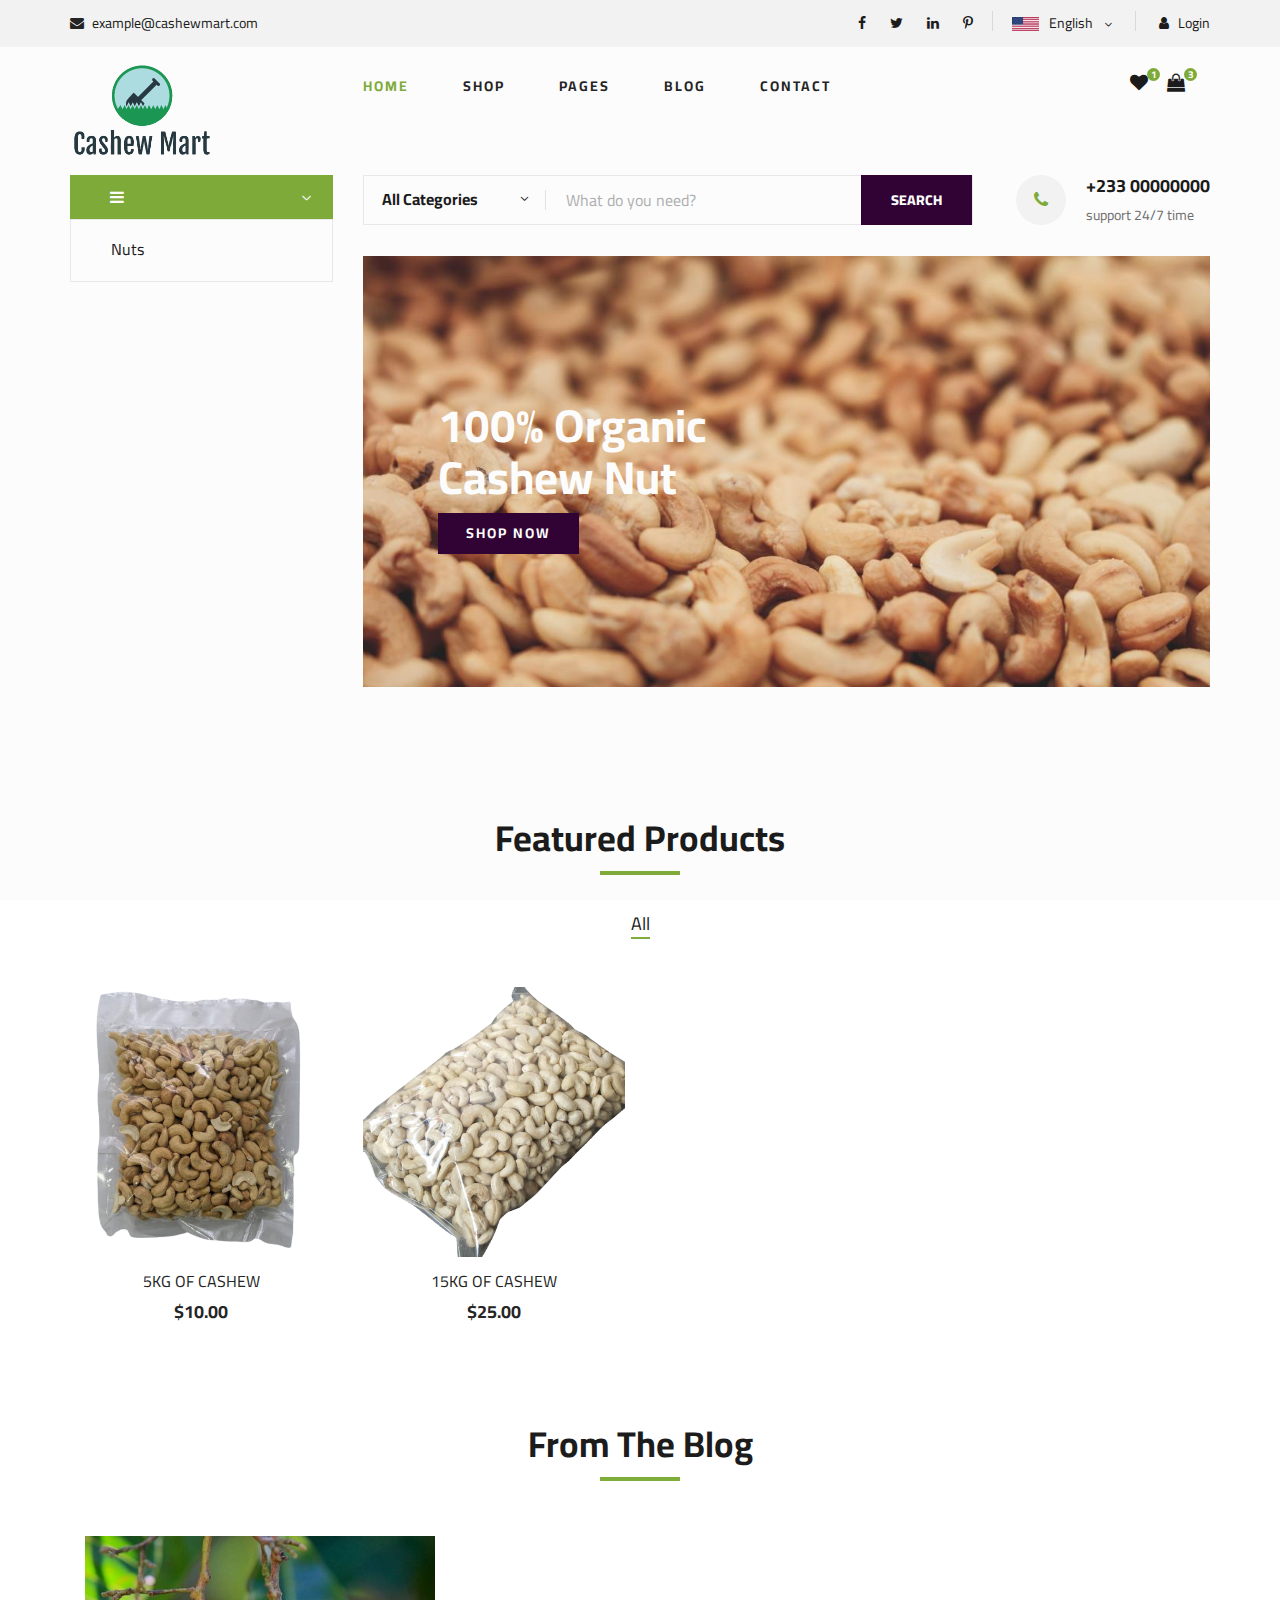
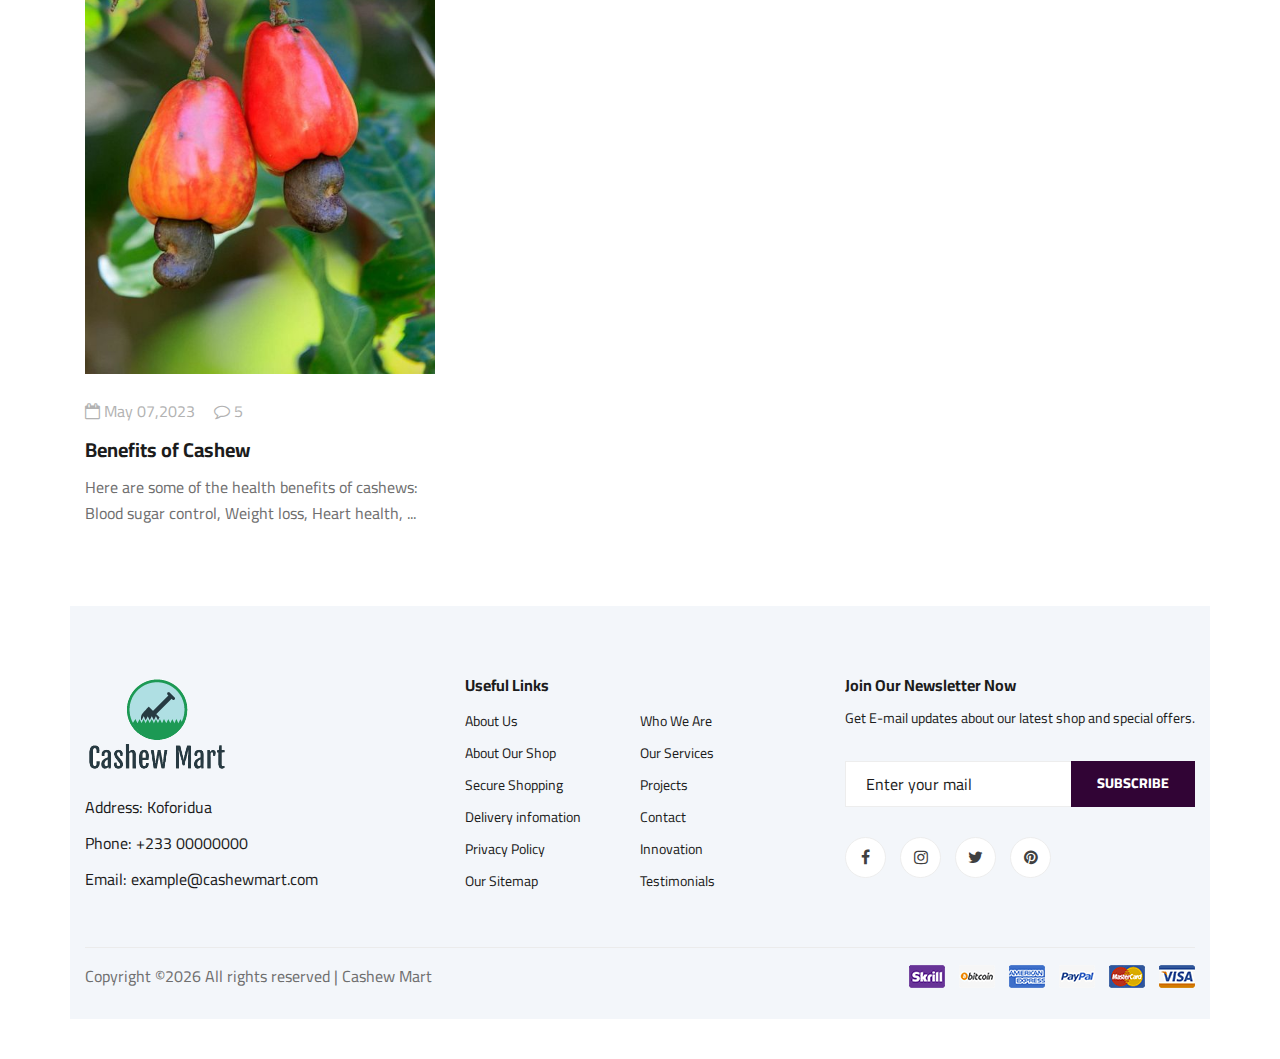
<file: index.html>
<!DOCTYPE html>
<html lang="zxx">

<head>
    <meta charset="UTF-8">
    <meta name="description" content="Cashew Mart">
    <meta name="keywords" content="Cashew Mart, unica, creative, html">
    <meta name="viewport" content="width=device-width, initial-scale=1.0">
    <meta http-equiv="X-UA-Compatible" content="ie=edge">
    <title>Cashew Mart</title>

    <!-- Google Font -->
    <link href="https://fonts.googleapis.com/css2?family=Cairo:wght@200;300;400;600;900&display=swap" rel="stylesheet">

    <!-- Css Styles -->
    <link rel="stylesheet" href="css/bootstrap.min.css" type="text/css">
    <link rel="stylesheet" href="css/font-awesome.min.css" type="text/css">
    <link rel="stylesheet" href="css/elegant-icons.css" type="text/css">
    <link rel="stylesheet" href="css/nice-select.css" type="text/css">
    <link rel="stylesheet" href="css/jquery-ui.min.css" type="text/css">
    <link rel="stylesheet" href="css/owl.carousel.min.css" type="text/css">
    <link rel="stylesheet" href="css/slicknav.min.css" type="text/css">
    <link rel="stylesheet" href="css/style.css" type="text/css">
</head>

<body>
    <!-- Page Preloder -->
    <div id="preloder">
        <div class="loader"></div>
    </div>

    <!-- Humberger Begin -->
    <div class="humberger__menu__overlay"></div>
    <div class="humberger__menu__wrapper">
        <div class="humberger__menu__logo">
            <a href="#"><img src="img/CashPics/logo-pro.png" alt=""></a>
        </div>
        <div class="humberger__menu__cart">
            <ul>
                <li><a href="#"><i class="fa fa-heart"></i> <span>1</span></a></li>
                <li><a href="#"><i class="fa fa-shopping-bag"></i> <span>3</span></a></li>
            </ul>

            
        </div>
        <div class="humberger__menu__widget">
            <div class="header__top__right__language">
                <img src="img/language.png" alt="">
                <div>English</div>
                <span class="arrow_carrot-down"></span>
                <ul>
                    <li><a href="#">Spanis</a></li>
                    <li><a href="#">English</a></li>
                </ul>
            </div>
            <div class="header__top__right__auth">
                <a href="login-form/index.html"><i class="fa fa-user"></i> Login</a>
            </div>
        </div>
        <nav class="humberger__menu__nav mobile-menu">
            <ul>
                <li class="active"><a href="./index.html">Home</a></li>
                <li><a href="./shop-grid.html">Shop</a></li>
                <li><a href="#">Pages</a>
                    <ul class="header__menu__dropdown">
                        <li><a href="./shop-details.html">Shop Details</a></li>
                        <li><a href="./shoping-cart.html">Shoping Cart</a></li>
                        <li><a href="./checkout.html">Check Out</a></li>
                        <li><a href="./blog-details.html">Blog Details</a></li>
                    </ul>
                </li>
                <li><a href="./blog.html">Blog</a></li>
                <li><a href="./contact.html">Contact</a></li>
            </ul>
        </nav>
        <div id="mobile-menu-wrap"></div>
        <div class="header__top__right__social">
            <a href="#"><i class="fa fa-facebook"></i></a>
            <a href="#"><i class="fa fa-twitter"></i></a>
            <a href="#"><i class="fa fa-linkedin"></i></a>
            <a href="#"><i class="fa fa-pinterest-p"></i></a>
        </div>
        <div class="humberger__menu__contact">
            <ul>
                <li><i class="fa fa-envelope"></i> example@cashewmart.com</li>
               
            </ul>
        </div>
    </div>
    <!-- Humberger End -->

    <!-- Header Section Begin -->
    <header class="header">
        <div class="header__top">
            <div class="container">
                <div class="row">
                    <div class="col-lg-6 col-md-6">
                        <div class="header__top__left">
                            <ul>
                                <li><i class="fa fa-envelope"></i> example@cashewmart.com</li>
                                
                            </ul>
                        </div>
                    </div>
                    <div class="col-lg-6 col-md-6">
                        <div class="header__top__right">
                            <div class="header__top__right__social">
                                <a href="#"><i class="fa fa-facebook"></i></a>
                                <a href="#"><i class="fa fa-twitter"></i></a>
                                <a href="#"><i class="fa fa-linkedin"></i></a>
                                <a href="#"><i class="fa fa-pinterest-p"></i></a>
                            </div>
                            <div class="header__top__right__language">
                                <img src="img/language.png" alt="">
                                <div>English</div>
                                <span class="arrow_carrot-down"></span>
                                <ul>
                                    <li><a href="#">Spanis</a></li>
                                    <li><a href="#">English</a></li>
                                </ul>
                            </div>
                            <div class="header__top__right__auth">
                                <a href="login-form/index.html"><i class="fa fa-user"></i> Login</a>
                            </div>
                        </div>
                    </div>
                </div>
            </div>
        </div>
        <div class="container">
            <div class="row">
                <div class="col-lg-3">
                    <div class="header__logo">
                        <a href="./index.html"><img src="img/CashPics/logo-pro.png" alt=""></a>
                    </div>
                </div>
                <div class="col-lg-6">
                    <nav class="header__menu">
                        <ul>
                            <li class="active"><a href="./index.html">Home</a></li>
                            <li><a href="./shop-grid.html">Shop</a></li>
                            <li><a href="#">Pages</a>
                                <ul class="header__menu__dropdown">
                                    <li><a href="./shop-details.html">Shop Details</a></li>
                                    <li><a href="./shoping-cart.html">Shoping Cart</a></li>
                                    <li><a href="./checkout.html">Check Out</a></li>
                                    <li><a href="./blog-details.html">Blog Details</a></li>
                                </ul>
                            </li>
                            <li><a href="./blog.html">Blog</a></li>
                            <li><a href="./contact.html">Contact</a></li>
                        </ul>
                    </nav>
                </div>
                <div class="col-lg-3">
                    <div class="header__cart">
                        <ul>
                            <li><a href="#"><i class="fa fa-heart"></i> <span>1</span></a></li>
                            <li><a href="#"><i class="fa fa-shopping-bag"></i> <span>3</span></a></li>
                        </ul>
                       
                    </div>
                </div>
            </div>
            <div class="humberger__open">
                <i class="fa fa-bars"></i>
            </div>
        </div>
    </header>
    <!-- Header Section End -->

    <!-- Hero Section Begin -->
    <section class="hero">
        <div class="container">
            <div class="row">
                <div class="col-lg-3">
                    <div class="hero__categories">
                        <div class="hero__categories__all">
                            <i class="fa fa-bars"></i>

                        </div>
                        <ul>
                            <li><a href="#">Nuts</a></li>
                        </ul>
                    </div>
                </div>
                <div class="col-lg-9">
                    <div class="hero__search">
                        <div class="hero__search__form">
                            <form action="#">
                                <div class="hero__search__categories">
                                    All Categories
                                    <span class="arrow_carrot-down"></span>
                                </div>
                                <input type="text" placeholder="What do you need?">
                                <button type="submit" class="site-btn">SEARCH</button>
                            </form>
                        </div>
                        <div class="hero__search__phone">
                            <div class="hero__search__phone__icon">
                                <i class="fa fa-phone"></i>
                            </div>
                            <div class="hero__search__phone__text">
                                <h5>+233 00000000</h5>
                                <span>support 24/7 time</span>
                            </div>
                        </div>
                    </div>
                    <div class="hero__item set-bg" style="width: 100%;" data-setbg="img/hero/Cashew001.jpg">


                        <div class="hero__text">

                            <h2 style="color: white;">100% Organic <br />Cashew Nut</h2>
                            <a href="#" class="primary-btn">SHOP NOW</a>
                        </div>
                    </div>
                </div>
            </div>
        </div>
    </section>
    <!-- Hero Section End -->


    <!-- Featured Section Begin -->
    <section class="featured spad">
        <div class="container">
            <div class="row">
                <div class="col-lg-12">
                    <div class="section-title">
                        <h2>Featured Products</h2>
                    </div>
                    <div class="featured__controls">
                        <ul>
                            <li class="active" data-filter="*">All</li>
                        </ul>
                    </div>
                </div>
            </div>
            <div class="row featured__filter">
                <div class="col-lg-3 col-md-4 col-sm-6 mix oranges fresh-meat">
                    <div class="featured__item">
                        <div class="featured__item__pic set-bg" data-setbg="img/CashPics/cashew1.png">
                            <ul class="featured__item__pic__hover">
                                <li><a href="#"><i class="fa fa-heart"></i></a></li>
                                <li><a href="#"><i class="fa fa-retweet"></i></a></li>
                                <li><a href="#"><i class="fa fa-shopping-cart"></i></a></li>
                            </ul>
                        </div>
                        <div class="featured__item__text">
                            <h6><a href="#">5KG OF CASHEW</a></h6>
                            <h5>$10.00</h5>
                        </div>
                    </div>
                </div>
                <div class="col-lg-3 col-md-4 col-sm-6 mix vegetables fastfood">
                    <div class="featured__item">
                        <div class="featured__item__pic set-bg" data-setbg="img/CashPics/cashew2.png">
                            <ul class="featured__item__pic__hover">
                                <li><a href="#"><i class="fa fa-heart"></i></a></li>
                                <li><a href="#"><i class="fa fa-retweet"></i></a></li>
                                <li><a href="#"><i class="fa fa-shopping-cart"></i></a></li>
                            </ul>
                        </div>
                        <div class="featured__item__text">
                            <h6><a href="#">15KG OF CASHEW</a></h6>
                            <h5>$25.00</h5>
                        </div>
                    </div>
                </div>
              
            </div>

                    
  
            
    <!-- Blog Section Begin -->
    <section class="from-blog spad">
        <div class="container">
            <div class="row">
                <div class="col-lg-12">
                    <div class="section-title from-blog__title">
                        <h2>From The Blog</h2>
                    </div>
                </div>
            </div>
            <div class="row">
                <div class="col-lg-4 col-md-4 col-sm-6">
                    <div class="blog__item">
                        <div class="blog__item__pic">
                            <img src="img/CashPics/cashew3.jpg" alt="">
                        </div>
                        <div class="blog__item__text">
                            <ul>
                                <li><i class="fa fa-calendar-o"></i> May 07,2023</li>
                                <li><i class="fa fa-comment-o"></i> 5</li>
                            </ul>
                            <h5><a href="#">Benefits of Cashew</a></h5>
                            <p>Here are some of the health benefits of cashews: Blood sugar control, Weight loss, Heart health, ... </p>
                        </div>
                    </div>
                </div>
            </div>
        </div>
    </section>
    <!-- Blog Section End -->

    <!-- Footer Section Begin -->
    <footer class="footer spad">
        <div class="container">
            <div class="row">
                <div class="col-lg-3 col-md-6 col-sm-6">
                    <div class="footer__about">
                        <div class="footer__about__logo">
                            <a href="./index.html"><img src="img/CashPics/logo-pro.png" alt=""></a>
                        </div>
                        <ul>
                            <li>Address: Koforidua</li>
                            <li>Phone: +233 00000000</li>
                            <li>Email: example@cashewmart.com</li>
                        </ul>
                    </div>
                </div>
                <div class="col-lg-4 col-md-6 col-sm-6 offset-lg-1">
                    <div class="footer__widget">
                        <h6>Useful Links</h6>
                        <ul>
                            <li><a href="#">About Us</a></li>
                            <li><a href="#">About Our Shop</a></li>
                            <li><a href="#">Secure Shopping</a></li>
                            <li><a href="#">Delivery infomation</a></li>
                            <li><a href="#">Privacy Policy</a></li>
                            <li><a href="#">Our Sitemap</a></li>
                        </ul>
                        <ul>
                            <li><a href="#">Who We Are</a></li>
                            <li><a href="#">Our Services</a></li>
                            <li><a href="#">Projects</a></li>
                            <li><a href="#">Contact</a></li>
                            <li><a href="#">Innovation</a></li>
                            <li><a href="#">Testimonials</a></li>
                        </ul>
                    </div>
                </div>
                <div class="col-lg-4 col-md-12">
                    <div class="footer__widget">
                        <h6>Join Our Newsletter Now</h6>
                        <p>Get E-mail updates about our latest shop and special offers.</p>
                        <form action="#">
                            <input type="text" placeholder="Enter your mail">
                            <button type="submit" class="site-btn">Subscribe</button>
                        </form>
                        <div class="footer__widget__social">
                            <a href="#"><i class="fa fa-facebook"></i></a>
                            <a href="#"><i class="fa fa-instagram"></i></a>
                            <a href="#"><i class="fa fa-twitter"></i></a>
                            <a href="#"><i class="fa fa-pinterest"></i></a>
                        </div>


                    </div>
                </div>
            </div>
            <div class="row">
                <div class="col-lg-12">
                    <div class="footer__copyright">
                        <div class="footer__copyright__text"><p><!-- Link back to Colorlib can't be removed. Template is licensed under CC BY 3.0. -->
  Copyright &copy;<script>document.write(new Date().getFullYear());</script> All rights reserved | Cashew Mart <i class="" aria-hidden="true"></i>  <a href="" target="_blank"></a>
  <!-- Link back to Colorlib can't be removed. Template is licensed under CC BY 3.0. --></p></div>
                        <div class="footer__copyright__payment"><img src="img/payment-item.png" alt=""></div>
                    </div>
                </div>
            </div>
        </div>
    </footer>
    <!-- Footer Section End -->

    <!-- Js Plugins -->
    <script src="js/jquery-3.3.1.min.js"></script>
    <script src="js/bootstrap.min.js"></script>
    <script src="js/jquery.nice-select.min.js"></script>
    <script src="js/jquery-ui.min.js"></script>
    <script src="js/jquery.slicknav.js"></script>
    <script src="js/mixitup.min.js"></script>
    <script src="js/owl.carousel.min.js"></script>
    <script src="js/main.js"></script>



</body>

</html>
</file>
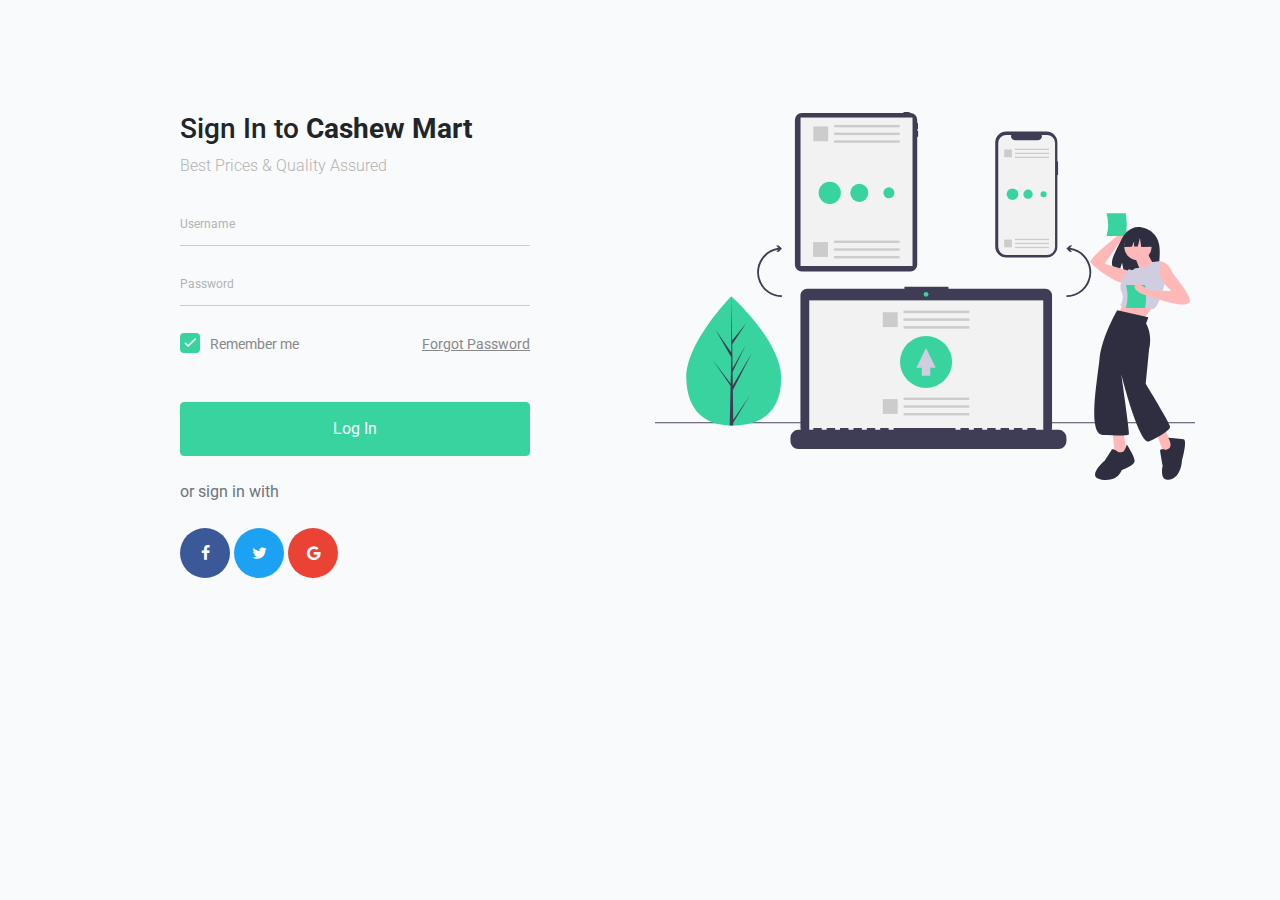
<file: login-form/index.html>
<!doctype html>
<html lang="en">
  <head>
    <!-- Required meta tags -->
    <meta charset="utf-8">
    <meta name="viewport" content="width=device-width, initial-scale=1, shrink-to-fit=no">
    <link href="https://fonts.googleapis.com/css?family=Roboto:300,400&display=swap" rel="stylesheet">

    <link rel="stylesheet" href="fonts/icomoon/style.css">

    <link rel="stylesheet" href="css/owl.carousel.min.css">

    <!-- Bootstrap CSS -->
    <link rel="stylesheet" href="css/bootstrap.min.css">
    
    <!-- Style -->
    <link rel="stylesheet" href="css/style.css">

    <title>Login #8</title>
  </head>
  <body>
  

  
  <div class="content">
    <div class="container">
      <div class="row">
        <div class="col-md-6 order-md-2">
          <img src="images/undraw_file_sync_ot38.svg" alt="Image" class="img-fluid">
        </div>
        <div class="col-md-6 contents">
          <div class="row justify-content-center">
            <div class="col-md-8">
              <div class="mb-4">
              <h3>Sign In to <strong>Cashew Mart</strong></h3>
              <p class="mb-4">Best Prices & Quality Assured</p>
            </div>
            <form action="#" method="post">
              <div class="form-group first">
                <label for="username">Username</label>
                <input type="text" class="form-control" id="username">

              </div>
              <div class="form-group last mb-4">
                <label for="password">Password</label>
                <input type="password" class="form-control" id="password">
                
              </div>
              
              <div class="d-flex mb-5 align-items-center">
                <label class="control control--checkbox mb-0"><span class="caption">Remember me</span>
                  <input type="checkbox" checked="checked"/>
                  <div class="control__indicator"></div>
                </label>
                <span class="ml-auto"><a href="#" class="forgot-pass">Forgot Password</a></span> 
              </div>

              <input type="submit" value="Log In" class="btn text-white btn-block btn-primary">

              <span class="d-block text-left my-4 text-muted"> or sign in with</span>
              
              <div class="social-login">
                <a href="#" class="facebook">
                  <span class="icon-facebook mr-3"></span> 
                </a>
                <a href="#" class="twitter">
                  <span class="icon-twitter mr-3"></span> 
                </a>
                <a href="#" class="google">
                  <span class="icon-google mr-3"></span> 
                </a>
              </div>
            </form>
            </div>
          </div>
          
        </div>
        
      </div>
    </div>
  </div>

  
    <script src="js/jquery-3.3.1.min.js"></script>
    <script src="js/popper.min.js"></script>
    <script src="js/bootstrap.min.js"></script>
    <script src="js/main.js"></script>
  </body>
</html>
</file>
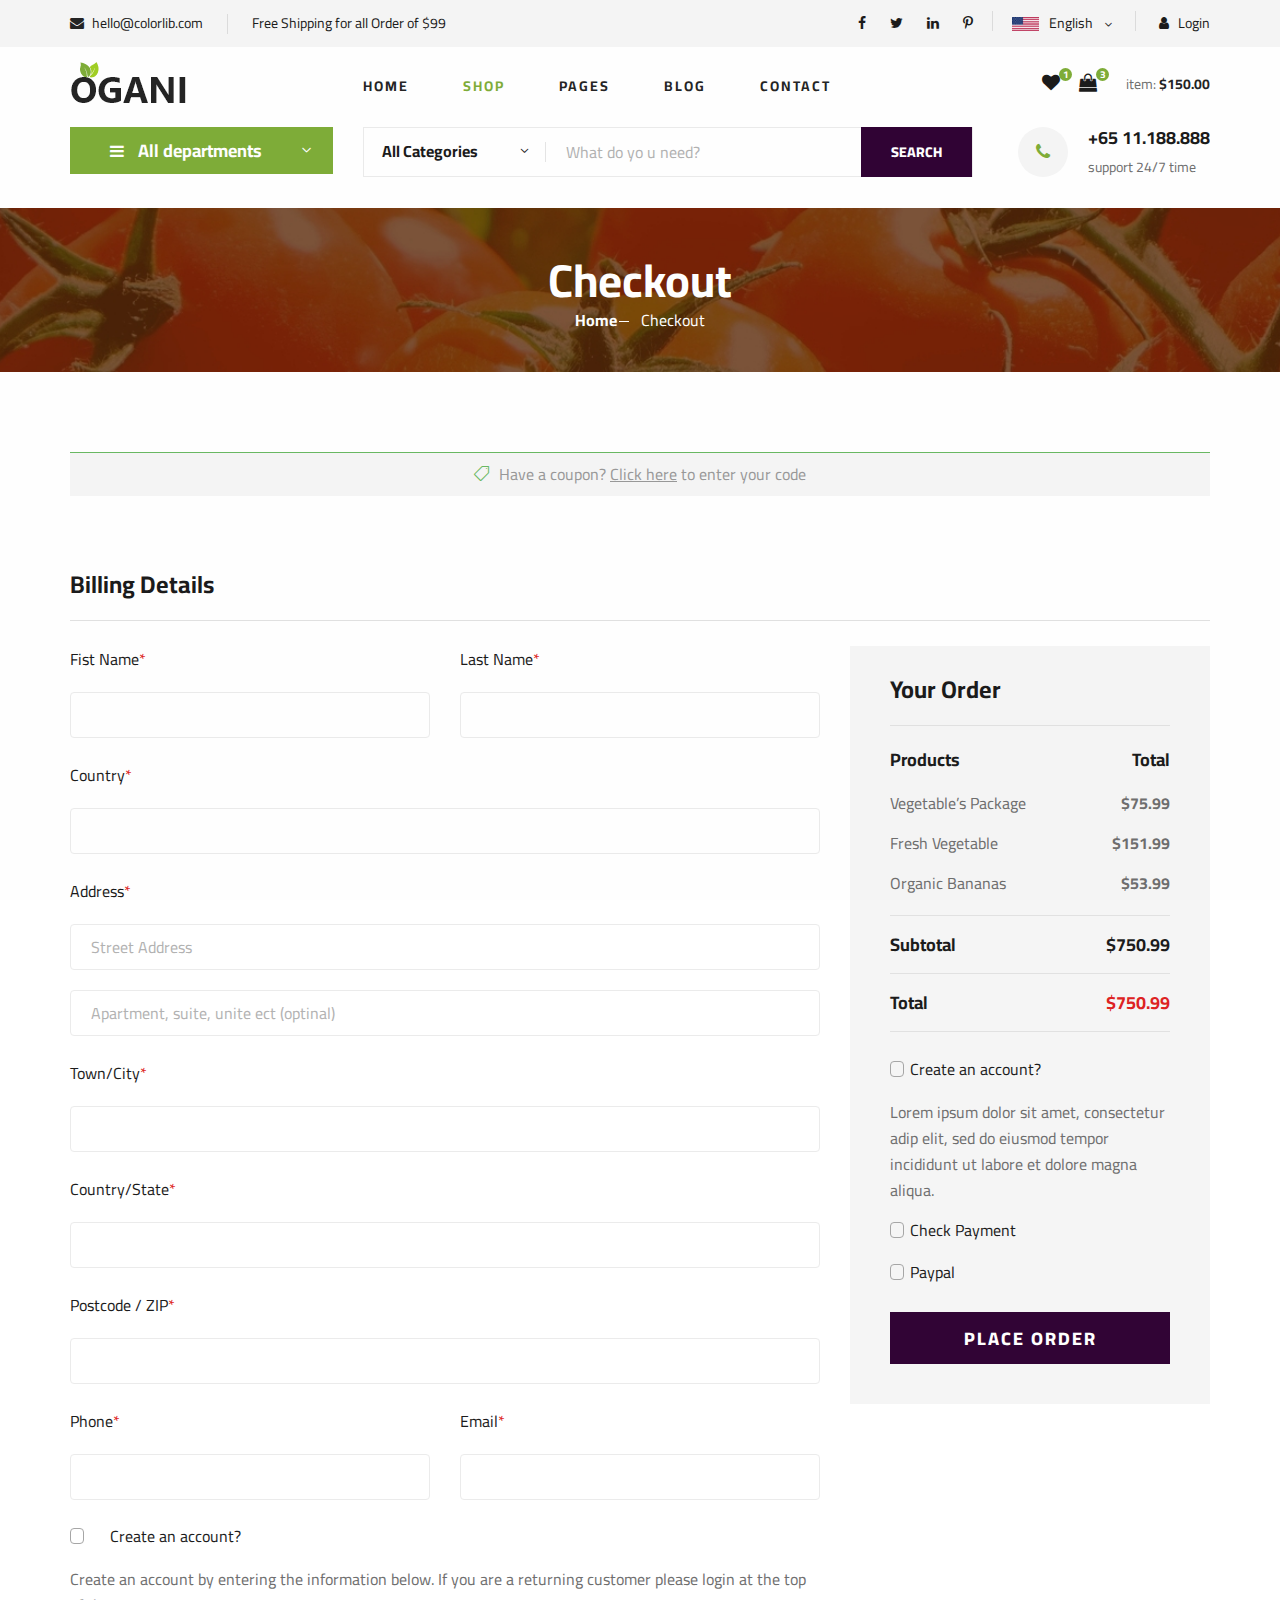
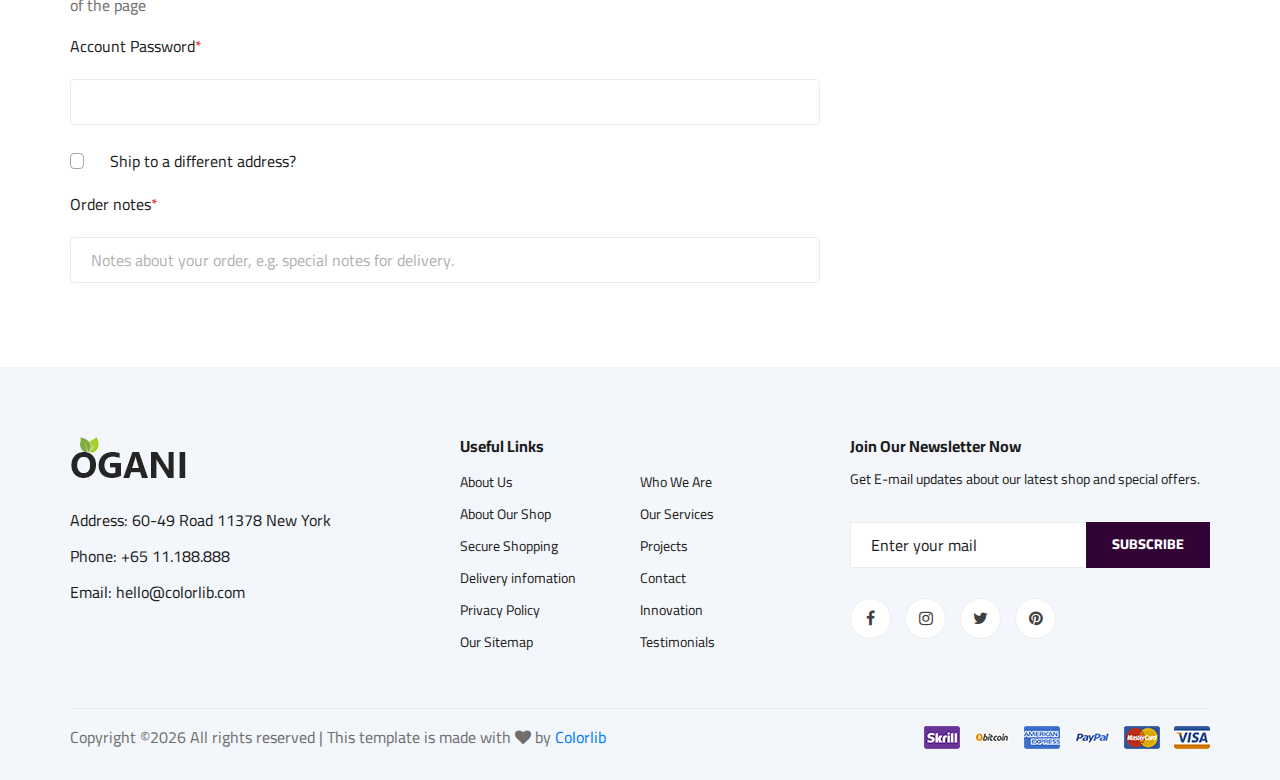
<file: checkout.html>
<!DOCTYPE html>
<html lang="zxx">

<head>
    <meta charset="UTF-8">
    <meta name="description" content="Ogani Template">
    <meta name="keywords" content="Ogani, unica, creative, html">
    <meta name="viewport" content="width=device-width, initial-scale=1.0">
    <meta http-equiv="X-UA-Compatible" content="ie=edge">
    <title>Ogani | Template</title>

    <!-- Google Font -->
    <link href="https://fonts.googleapis.com/css2?family=Cairo:wght@200;300;400;600;900&display=swap" rel="stylesheet">

    <!-- Css Styles -->
    <link rel="stylesheet" href="css/bootstrap.min.css" type="text/css">
    <link rel="stylesheet" href="css/font-awesome.min.css" type="text/css">
    <link rel="stylesheet" href="css/elegant-icons.css" type="text/css">
    <link rel="stylesheet" href="css/nice-select.css" type="text/css">
    <link rel="stylesheet" href="css/jquery-ui.min.css" type="text/css">
    <link rel="stylesheet" href="css/owl.carousel.min.css" type="text/css">
    <link rel="stylesheet" href="css/slicknav.min.css" type="text/css">
    <link rel="stylesheet" href="css/style.css" type="text/css">
</head>

<body>
    <!-- Page Preloder -->
    <div id="preloder">
        <div class="loader"></div>
    </div>

    <!-- Humberger Begin -->
    <div class="humberger__menu__overlay"></div>
    <div class="humberger__menu__wrapper">
        <div class="humberger__menu__logo">
            <a href="#"><img src="img/logo.png" alt=""></a>
        </div>
        <div class="humberger__menu__cart">
            <ul>
                <li><a href="#"><i class="fa fa-heart"></i> <span>1</span></a></li>
                <li><a href="#"><i class="fa fa-shopping-bag"></i> <span>3</span></a></li>
            </ul>
            <div class="header__cart__price">item: <span>$150.00</span></div>
        </div>
        <div class="humberger__menu__widget">
            <div class="header__top__right__language">
                <img src="img/language.png" alt="">
                <div>English</div>
                <span class="arrow_carrot-down"></span>
                <ul>
                    <li><a href="#">Spanis</a></li>
                    <li><a href="#">English</a></li>
                </ul>
            </div>
            <div class="header__top__right__auth">
                <a href="#"><i class="fa fa-user"></i> Login</a>
            </div>
        </div>
        <nav class="humberger__menu__nav mobile-menu">
            <ul>
                <li class="active"><a href="./index.html">Home</a></li>
                <li><a href="./shop-grid.html">Shop</a></li>
                <li><a href="#">Pages</a>
                    <ul class="header__menu__dropdown">
                        <li><a href="./shop-details.html">Shop Details</a></li>
                        <li><a href="./shoping-cart.html">Shoping Cart</a></li>
                        <li><a href="./checkout.html">Check Out</a></li>
                        <li><a href="./blog-details.html">Blog Details</a></li>
                    </ul>
                </li>
                <li><a href="./blog.html">Blog</a></li>
                <li><a href="./contact.html">Contact</a></li>
            </ul>
        </nav>
        <div id="mobile-menu-wrap"></div>
        <div class="header__top__right__social">
            <a href="#"><i class="fa fa-facebook"></i></a>
            <a href="#"><i class="fa fa-twitter"></i></a>
            <a href="#"><i class="fa fa-linkedin"></i></a>
            <a href="#"><i class="fa fa-pinterest-p"></i></a>
        </div>
        <div class="humberger__menu__contact">
            <ul>
                <li><i class="fa fa-envelope"></i> hello@colorlib.com</li>
                <li>Free Shipping for all Order of $99</li>
            </ul>
        </div>
    </div>
    <!-- Humberger End -->

    <!-- Header Section Begin -->
    <header class="header">
        <div class="header__top">
            <div class="container">
                <div class="row">
                    <div class="col-lg-6">
                        <div class="header__top__left">
                            <ul>
                                <li><i class="fa fa-envelope"></i> hello@colorlib.com</li>
                                <li>Free Shipping for all Order of $99</li>
                            </ul>
                        </div>
                    </div>
                    <div class="col-lg-6">
                        <div class="header__top__right">
                            <div class="header__top__right__social">
                                <a href="#"><i class="fa fa-facebook"></i></a>
                                <a href="#"><i class="fa fa-twitter"></i></a>
                                <a href="#"><i class="fa fa-linkedin"></i></a>
                                <a href="#"><i class="fa fa-pinterest-p"></i></a>
                            </div>
                            <div class="header__top__right__language">
                                <img src="img/language.png" alt="">
                                <div>English</div>
                                <span class="arrow_carrot-down"></span>
                                <ul>
                                    <li><a href="#">Spanis</a></li>
                                    <li><a href="#">English</a></li>
                                </ul>
                            </div>
                            <div class="header__top__right__auth">
                                <a href="#"><i class="fa fa-user"></i> Login</a>
                            </div>
                        </div>
                    </div>
                </div>
            </div>
        </div>
        <div class="container">
            <div class="row">
                <div class="col-lg-3">
                    <div class="header__logo">
                        <a href="./index.html"><img src="img/logo.png" alt=""></a>
                    </div>
                </div>
                <div class="col-lg-6">
                    <nav class="header__menu">
                        <ul>
                            <li><a href="./index.html">Home</a></li>
                            <li class="active"><a href="./shop-grid.html">Shop</a></li>
                            <li><a href="#">Pages</a>
                                <ul class="header__menu__dropdown">
                                    <li><a href="./shop-details.html">Shop Details</a></li>
                                    <li><a href="./shoping-cart.html">Shoping Cart</a></li>
                                    <li><a href="./checkout.html">Check Out</a></li>
                                    <li><a href="./blog-details.html">Blog Details</a></li>
                                </ul>
                            </li>
                            <li><a href="./blog.html">Blog</a></li>
                            <li><a href="./contact.html">Contact</a></li>
                        </ul>
                    </nav>
                </div>
                <div class="col-lg-3">
                    <div class="header__cart">
                        <ul>
                            <li><a href="#"><i class="fa fa-heart"></i> <span>1</span></a></li>
                            <li><a href="#"><i class="fa fa-shopping-bag"></i> <span>3</span></a></li>
                        </ul>
                        <div class="header__cart__price">item: <span>$150.00</span></div>
                    </div>
                </div>
            </div>
            <div class="humberger__open">
                <i class="fa fa-bars"></i>
            </div>
        </div>
    </header>
    <!-- Header Section End -->

    <!-- Hero Section Begin -->
    <section class="hero hero-normal">
        <div class="container">
            <div class="row">
                <div class="col-lg-3">
                    <div class="hero__categories">
                        <div class="hero__categories__all">
                            <i class="fa fa-bars"></i>
                            <span>All departments</span>
                        </div>
                        <ul>
                            <li><a href="#">Fresh Meat</a></li>
                            <li><a href="#">Vegetables</a></li>
                            <li><a href="#">Fruit & Nut Gifts</a></li>
                            <li><a href="#">Fresh Berries</a></li>
                            <li><a href="#">Ocean Foods</a></li>
                            <li><a href="#">Butter & Eggs</a></li>
                            <li><a href="#">Fastfood</a></li>
                            <li><a href="#">Fresh Onion</a></li>
                            <li><a href="#">Papayaya & Crisps</a></li>
                            <li><a href="#">Oatmeal</a></li>
                            <li><a href="#">Fresh Bananas</a></li>
                        </ul>
                    </div>
                </div>
                <div class="col-lg-9">
                    <div class="hero__search">
                        <div class="hero__search__form">
                            <form action="#">
                                <div class="hero__search__categories">
                                    All Categories
                                    <span class="arrow_carrot-down"></span>
                                </div>
                                <input type="text" placeholder="What do yo u need?">
                                <button type="submit" class="site-btn">SEARCH</button>
                            </form>
                        </div>
                        <div class="hero__search__phone">
                            <div class="hero__search__phone__icon">
                                <i class="fa fa-phone"></i>
                            </div>
                            <div class="hero__search__phone__text">
                                <h5>+65 11.188.888</h5>
                                <span>support 24/7 time</span>
                            </div>
                        </div>
                    </div>
                </div>
            </div>
        </div>
    </section>
    <!-- Hero Section End -->

    <!-- Breadcrumb Section Begin -->
    <section class="breadcrumb-section set-bg" data-setbg="img/breadcrumb.jpg">
        <div class="container">
            <div class="row">
                <div class="col-lg-12 text-center">
                    <div class="breadcrumb__text">
                        <h2>Checkout</h2>
                        <div class="breadcrumb__option">
                            <a href="./index.html">Home</a>
                            <span>Checkout</span>
                        </div>
                    </div>
                </div>
            </div>
        </div>
    </section>
    <!-- Breadcrumb Section End -->

    <!-- Checkout Section Begin -->
    <section class="checkout spad">
        <div class="container">
            <div class="row">
                <div class="col-lg-12">
                    <h6><span class="icon_tag_alt"></span> Have a coupon? <a href="#">Click here</a> to enter your code
                    </h6>
                </div>
            </div>
            <div class="checkout__form">
                <h4>Billing Details</h4>
                <form action="#">
                    <div class="row">
                        <div class="col-lg-8 col-md-6">
                            <div class="row">
                                <div class="col-lg-6">
                                    <div class="checkout__input">
                                        <p>Fist Name<span>*</span></p>
                                        <input type="text">
                                    </div>
                                </div>
                                <div class="col-lg-6">
                                    <div class="checkout__input">
                                        <p>Last Name<span>*</span></p>
                                        <input type="text">
                                    </div>
                                </div>
                            </div>
                            <div class="checkout__input">
                                <p>Country<span>*</span></p>
                                <input type="text">
                            </div>
                            <div class="checkout__input">
                                <p>Address<span>*</span></p>
                                <input type="text" placeholder="Street Address" class="checkout__input__add">
                                <input type="text" placeholder="Apartment, suite, unite ect (optinal)">
                            </div>
                            <div class="checkout__input">
                                <p>Town/City<span>*</span></p>
                                <input type="text">
                            </div>
                            <div class="checkout__input">
                                <p>Country/State<span>*</span></p>
                                <input type="text">
                            </div>
                            <div class="checkout__input">
                                <p>Postcode / ZIP<span>*</span></p>
                                <input type="text">
                            </div>
                            <div class="row">
                                <div class="col-lg-6">
                                    <div class="checkout__input">
                                        <p>Phone<span>*</span></p>
                                        <input type="text">
                                    </div>
                                </div>
                                <div class="col-lg-6">
                                    <div class="checkout__input">
                                        <p>Email<span>*</span></p>
                                        <input type="text">
                                    </div>
                                </div>
                            </div>
                            <div class="checkout__input__checkbox">
                                <label for="acc">
                                    Create an account?
                                    <input type="checkbox" id="acc">
                                    <span class="checkmark"></span>
                                </label>
                            </div>
                            <p>Create an account by entering the information below. If you are a returning customer
                                please login at the top of the page</p>
                            <div class="checkout__input">
                                <p>Account Password<span>*</span></p>
                                <input type="text">
                            </div>
                            <div class="checkout__input__checkbox">
                                <label for="diff-acc">
                                    Ship to a different address?
                                    <input type="checkbox" id="diff-acc">
                                    <span class="checkmark"></span>
                                </label>
                            </div>
                            <div class="checkout__input">
                                <p>Order notes<span>*</span></p>
                                <input type="text"
                                    placeholder="Notes about your order, e.g. special notes for delivery.">
                            </div>
                        </div>
                        <div class="col-lg-4 col-md-6">
                            <div class="checkout__order">
                                <h4>Your Order</h4>
                                <div class="checkout__order__products">Products <span>Total</span></div>
                                <ul>
                                    <li>Vegetable’s Package <span>$75.99</span></li>
                                    <li>Fresh Vegetable <span>$151.99</span></li>
                                    <li>Organic Bananas <span>$53.99</span></li>
                                </ul>
                                <div class="checkout__order__subtotal">Subtotal <span>$750.99</span></div>
                                <div class="checkout__order__total">Total <span>$750.99</span></div>
                                <div class="checkout__input__checkbox">
                                    <label for="acc-or">
                                        Create an account?
                                        <input type="checkbox" id="acc-or">
                                        <span class="checkmark"></span>
                                    </label>
                                </div>
                                <p>Lorem ipsum dolor sit amet, consectetur adip elit, sed do eiusmod tempor incididunt
                                    ut labore et dolore magna aliqua.</p>
                                <div class="checkout__input__checkbox">
                                    <label for="payment">
                                        Check Payment
                                        <input type="checkbox" id="payment">
                                        <span class="checkmark"></span>
                                    </label>
                                </div>
                                <div class="checkout__input__checkbox">
                                    <label for="paypal">
                                        Paypal
                                        <input type="checkbox" id="paypal">
                                        <span class="checkmark"></span>
                                    </label>
                                </div>
                                <button type="submit" class="site-btn">PLACE ORDER</button>
                            </div>
                        </div>
                    </div>
                </form>
            </div>
        </div>
    </section>
    <!-- Checkout Section End -->

    <!-- Footer Section Begin -->
    <footer class="footer spad">
        <div class="container">
            <div class="row">
                <div class="col-lg-3 col-md-6 col-sm-6">
                    <div class="footer__about">
                        <div class="footer__about__logo">
                            <a href="./index.html"><img src="img/logo.png" alt=""></a>
                        </div>
                        <ul>
                            <li>Address: 60-49 Road 11378 New York</li>
                            <li>Phone: +65 11.188.888</li>
                            <li>Email: hello@colorlib.com</li>
                        </ul>
                    </div>
                </div>
                <div class="col-lg-4 col-md-6 col-sm-6 offset-lg-1">
                    <div class="footer__widget">
                        <h6>Useful Links</h6>
                        <ul>
                            <li><a href="#">About Us</a></li>
                            <li><a href="#">About Our Shop</a></li>
                            <li><a href="#">Secure Shopping</a></li>
                            <li><a href="#">Delivery infomation</a></li>
                            <li><a href="#">Privacy Policy</a></li>
                            <li><a href="#">Our Sitemap</a></li>
                        </ul>
                        <ul>
                            <li><a href="#">Who We Are</a></li>
                            <li><a href="#">Our Services</a></li>
                            <li><a href="#">Projects</a></li>
                            <li><a href="#">Contact</a></li>
                            <li><a href="#">Innovation</a></li>
                            <li><a href="#">Testimonials</a></li>
                        </ul>
                    </div>
                </div>
                <div class="col-lg-4 col-md-12">
                    <div class="footer__widget">
                        <h6>Join Our Newsletter Now</h6>
                        <p>Get E-mail updates about our latest shop and special offers.</p>
                        <form action="#">
                            <input type="text" placeholder="Enter your mail">
                            <button type="submit" class="site-btn">Subscribe</button>
                        </form>
                        <div class="footer__widget__social">
                            <a href="#"><i class="fa fa-facebook"></i></a>
                            <a href="#"><i class="fa fa-instagram"></i></a>
                            <a href="#"><i class="fa fa-twitter"></i></a>
                            <a href="#"><i class="fa fa-pinterest"></i></a>
                        </div>
                    </div>
                </div>
            </div>
            <div class="row">
                <div class="col-lg-12">
                    <div class="footer__copyright">
                        <div class="footer__copyright__text"><p><!-- Link back to Colorlib can't be removed. Template is licensed under CC BY 3.0. -->
  Copyright &copy;<script>document.write(new Date().getFullYear());</script> All rights reserved | This template is made with <i class="fa fa-heart" aria-hidden="true"></i> by <a href="https://colorlib.com" target="_blank">Colorlib</a>
  <!-- Link back to Colorlib can't be removed. Template is licensed under CC BY 3.0. --></p></div>
                        <div class="footer__copyright__payment"><img src="img/payment-item.png" alt=""></div>
                    </div>
                </div>
            </div>
        </div>
    </footer>
    <!-- Footer Section End -->

    <!-- Js Plugins -->
    <script src="js/jquery-3.3.1.min.js"></script>
    <script src="js/bootstrap.min.js"></script>
    <script src="js/jquery.nice-select.min.js"></script>
    <script src="js/jquery-ui.min.js"></script>
    <script src="js/jquery.slicknav.js"></script>
    <script src="js/mixitup.min.js"></script>
    <script src="js/owl.carousel.min.js"></script>
    <script src="js/main.js"></script>

 

</body>

</html>
</file>
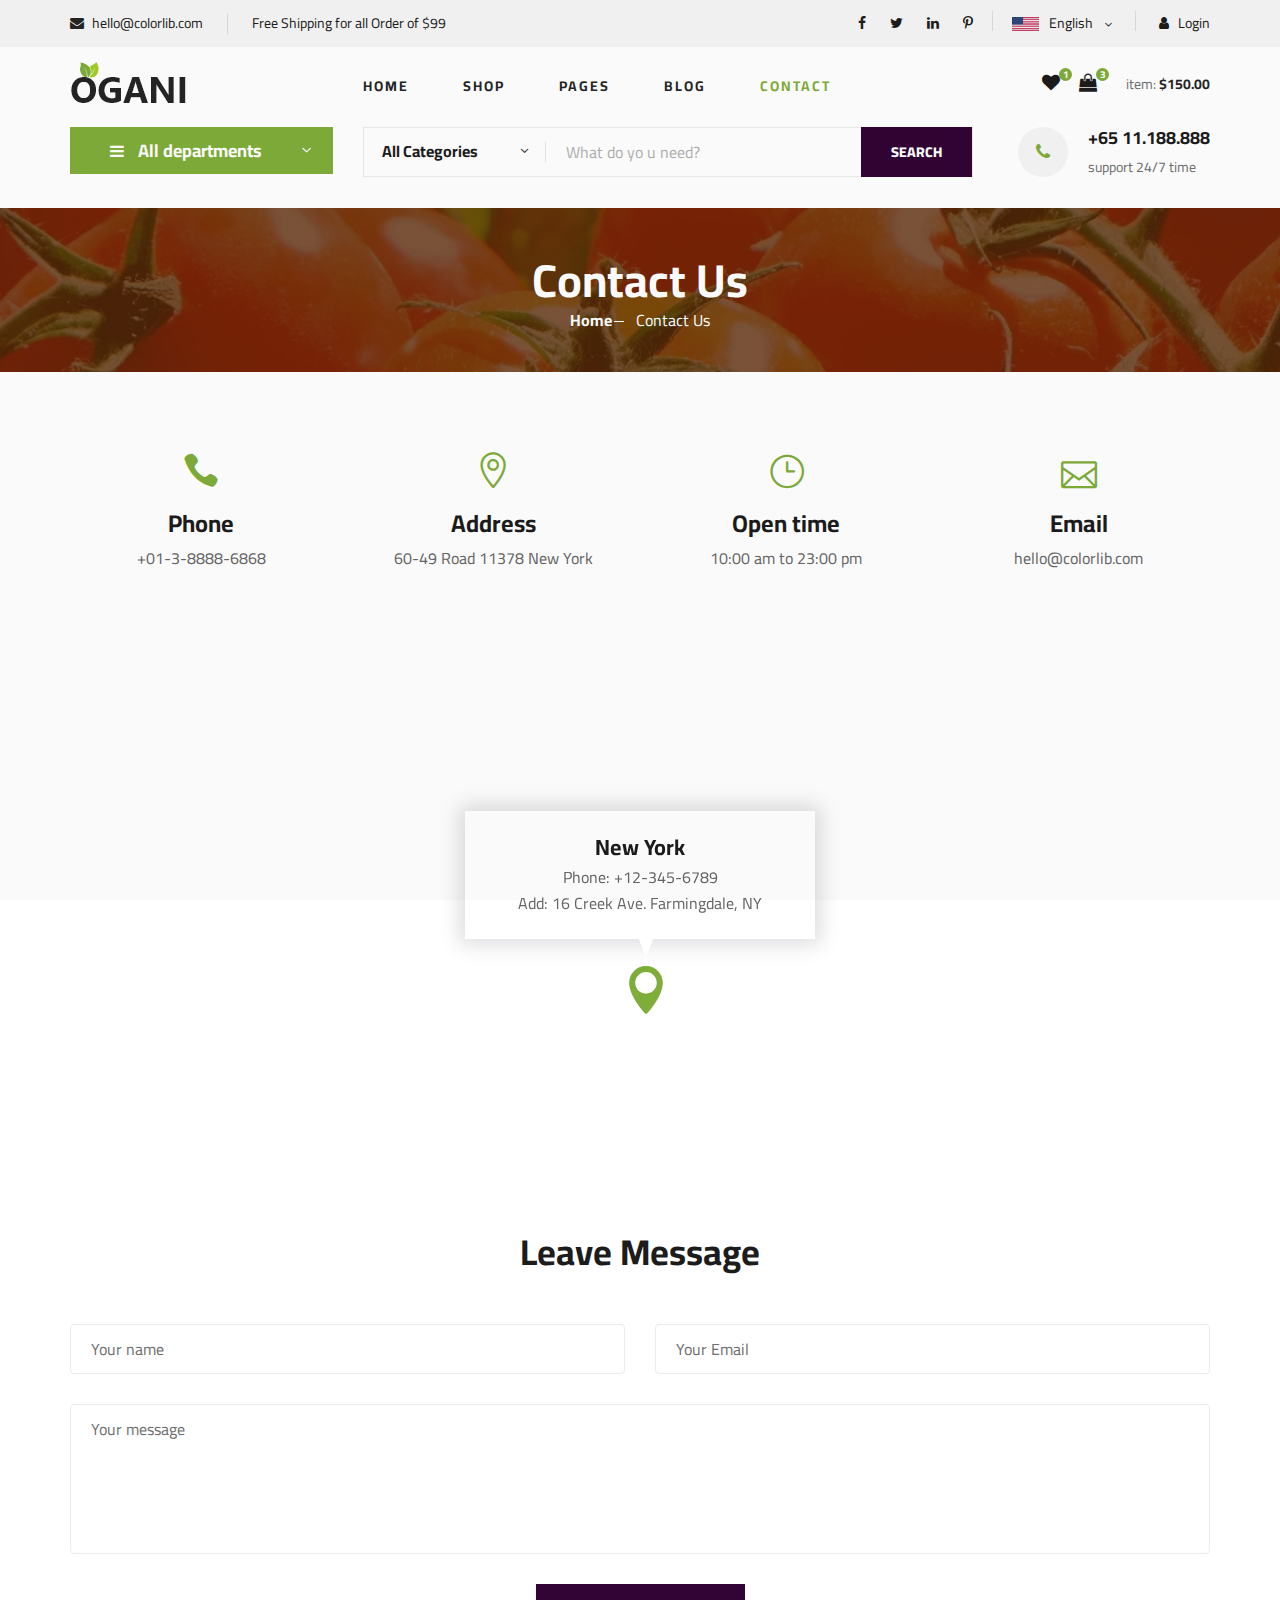
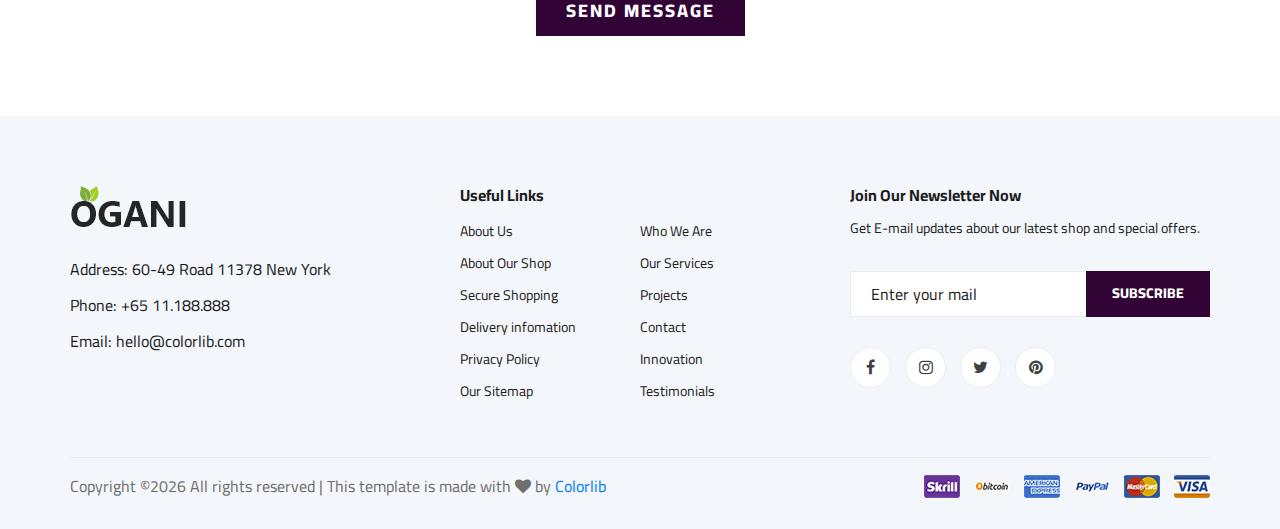
<file: contact.html>
<!DOCTYPE html>
<html lang="zxx">

<head>
    <meta charset="UTF-8">
    <meta name="description" content="Ogani Template">
    <meta name="keywords" content="Ogani, unica, creative, html">
    <meta name="viewport" content="width=device-width, initial-scale=1.0">
    <meta http-equiv="X-UA-Compatible" content="ie=edge">
    <title>Ogani | Template</title>

    <!-- Google Font -->
    <link href="https://fonts.googleapis.com/css2?family=Cairo:wght@200;300;400;600;900&display=swap" rel="stylesheet">

    <!-- Css Styles -->
    <link rel="stylesheet" href="css/bootstrap.min.css" type="text/css">
    <link rel="stylesheet" href="css/font-awesome.min.css" type="text/css">
    <link rel="stylesheet" href="css/elegant-icons.css" type="text/css">
    <link rel="stylesheet" href="css/nice-select.css" type="text/css">
    <link rel="stylesheet" href="css/jquery-ui.min.css" type="text/css">
    <link rel="stylesheet" href="css/owl.carousel.min.css" type="text/css">
    <link rel="stylesheet" href="css/slicknav.min.css" type="text/css">
    <link rel="stylesheet" href="css/style.css" type="text/css">
</head>

<body>
    <!-- Page Preloder -->
    <div id="preloder">
        <div class="loader"></div>
    </div>

    <!-- Humberger Begin -->
    <div class="humberger__menu__overlay"></div>
    <div class="humberger__menu__wrapper">
        <div class="humberger__menu__logo">
            <a href="#"><img src="img/logo.png" alt=""></a>
        </div>
        <div class="humberger__menu__cart">
            <ul>
                <li><a href="#"><i class="fa fa-heart"></i> <span>1</span></a></li>
                <li><a href="#"><i class="fa fa-shopping-bag"></i> <span>3</span></a></li>
            </ul>
            <div class="header__cart__price">item: <span>$150.00</span></div>
        </div>
        <div class="humberger__menu__widget">
            <div class="header__top__right__language">
                <img src="img/language.png" alt="">
                <div>English</div>
                <span class="arrow_carrot-down"></span>
                <ul>
                    <li><a href="#">Spanis</a></li>
                    <li><a href="#">English</a></li>
                </ul>
            </div>
            <div class="header__top__right__auth">
                <a href="#"><i class="fa fa-user"></i> Login</a>
            </div>
        </div>
        <nav class="humberger__menu__nav mobile-menu">
            <ul>
                <li class="active"><a href="./index.html">Home</a></li>
                <li><a href="./shop-grid.html">Shop</a></li>
                <li><a href="#">Pages</a>
                    <ul class="header__menu__dropdown">
                        <li><a href="./shop-details.html">Shop Details</a></li>
                        <li><a href="./shoping-cart.html">Shoping Cart</a></li>
                        <li><a href="./checkout.html">Check Out</a></li>
                        <li><a href="./blog-details.html">Blog Details</a></li>
                    </ul>
                </li>
                <li><a href="./blog.html">Blog</a></li>
                <li><a href="./contact.html">Contact</a></li>
            </ul>
        </nav>
        <div id="mobile-menu-wrap"></div>
        <div class="header__top__right__social">
            <a href="#"><i class="fa fa-facebook"></i></a>
            <a href="#"><i class="fa fa-twitter"></i></a>
            <a href="#"><i class="fa fa-linkedin"></i></a>
            <a href="#"><i class="fa fa-pinterest-p"></i></a>
        </div>
        <div class="humberger__menu__contact">
            <ul>
                <li><i class="fa fa-envelope"></i> hello@colorlib.com</li>
                <li>Free Shipping for all Order of $99</li>
            </ul>
        </div>
    </div>
    <!-- Humberger End -->

    <!-- Header Section Begin -->
    <header class="header">
        <div class="header__top">
            <div class="container">
                <div class="row">
                    <div class="col-lg-6">
                        <div class="header__top__left">
                            <ul>
                                <li><i class="fa fa-envelope"></i> hello@colorlib.com</li>
                                <li>Free Shipping for all Order of $99</li>
                            </ul>
                        </div>
                    </div>
                    <div class="col-lg-6">
                        <div class="header__top__right">
                            <div class="header__top__right__social">
                                <a href="#"><i class="fa fa-facebook"></i></a>
                                <a href="#"><i class="fa fa-twitter"></i></a>
                                <a href="#"><i class="fa fa-linkedin"></i></a>
                                <a href="#"><i class="fa fa-pinterest-p"></i></a>
                            </div>
                            <div class="header__top__right__language">
                                <img src="img/language.png" alt="">
                                <div>English</div>
                                <span class="arrow_carrot-down"></span>
                                <ul>
                                    <li><a href="#">Spanis</a></li>
                                    <li><a href="#">English</a></li>
                                </ul>
                            </div>
                            <div class="header__top__right__auth">
                                <a href="#"><i class="fa fa-user"></i> Login</a>
                            </div>
                        </div>
                    </div>
                </div>
            </div>
        </div>
        <div class="container">
            <div class="row">
                <div class="col-lg-3">
                    <div class="header__logo">
                        <a href="./index.html"><img src="img/logo.png" alt=""></a>
                    </div>
                </div>
                <div class="col-lg-6">
                    <nav class="header__menu">
                        <ul>
                            <li><a href="./index.html">Home</a></li>
                            <li><a href="./shop-grid.html">Shop</a></li>
                            <li><a href="#">Pages</a>
                                <ul class="header__menu__dropdown">
                                    <li><a href="./shop-details.html">Shop Details</a></li>
                                    <li><a href="./shoping-cart.html">Shoping Cart</a></li>
                                    <li><a href="./checkout.html">Check Out</a></li>
                                    <li><a href="./blog-details.html">Blog Details</a></li>
                                </ul>
                            </li>
                            <li><a href="./blog.html">Blog</a></li>
                            <li class="active"><a href="./contact.html">Contact</a></li>
                        </ul>
                    </nav>
                </div>
                <div class="col-lg-3">
                    <div class="header__cart">
                        <ul>
                            <li><a href="#"><i class="fa fa-heart"></i> <span>1</span></a></li>
                            <li><a href="#"><i class="fa fa-shopping-bag"></i> <span>3</span></a></li>
                        </ul>
                        <div class="header__cart__price">item: <span>$150.00</span></div>
                    </div>
                </div>
            </div>
            <div class="humberger__open">
                <i class="fa fa-bars"></i>
            </div>
        </div>
    </header>
    <!-- Header Section End -->

    <!-- Hero Section Begin -->
    <section class="hero hero-normal">
        <div class="container">
            <div class="row">
                <div class="col-lg-3">
                    <div class="hero__categories">
                        <div class="hero__categories__all">
                            <i class="fa fa-bars"></i>
                            <span>All departments</span>
                        </div>
                        <ul>
                            <li><a href="#">Fresh Meat</a></li>
                            <li><a href="#">Vegetables</a></li>
                            <li><a href="#">Fruit & Nut Gifts</a></li>
                            <li><a href="#">Fresh Berries</a></li>
                            <li><a href="#">Ocean Foods</a></li>
                            <li><a href="#">Butter & Eggs</a></li>
                            <li><a href="#">Fastfood</a></li>
                            <li><a href="#">Fresh Onion</a></li>
                            <li><a href="#">Papayaya & Crisps</a></li>
                            <li><a href="#">Oatmeal</a></li>
                            <li><a href="#">Fresh Bananas</a></li>
                        </ul>
                    </div>
                </div>
                <div class="col-lg-9">
                    <div class="hero__search">
                        <div class="hero__search__form">
                            <form action="#">
                                <div class="hero__search__categories">
                                    All Categories
                                    <span class="arrow_carrot-down"></span>
                                </div>
                                <input type="text" placeholder="What do yo u need?">
                                <button type="submit" class="site-btn">SEARCH</button>
                            </form>
                        </div>
                        <div class="hero__search__phone">
                            <div class="hero__search__phone__icon">
                                <i class="fa fa-phone"></i>
                            </div>
                            <div class="hero__search__phone__text">
                                <h5>+65 11.188.888</h5>
                                <span>support 24/7 time</span>
                            </div>
                        </div>
                    </div>
                </div>
            </div>
        </div>
    </section>
    <!-- Hero Section End -->

    <!-- Breadcrumb Section Begin -->
    <section class="breadcrumb-section set-bg" data-setbg="img/breadcrumb.jpg">
        <div class="container">
            <div class="row">
                <div class="col-lg-12 text-center">
                    <div class="breadcrumb__text">
                        <h2>Contact Us</h2>
                        <div class="breadcrumb__option">
                            <a href="./index.html">Home</a>
                            <span>Contact Us</span>
                        </div>
                    </div>
                </div>
            </div>
        </div>
    </section>
    <!-- Breadcrumb Section End -->

    <!-- Contact Section Begin -->
    <section class="contact spad">
        <div class="container">
            <div class="row">
                <div class="col-lg-3 col-md-3 col-sm-6 text-center">
                    <div class="contact__widget">
                        <span class="icon_phone"></span>
                        <h4>Phone</h4>
                        <p>+01-3-8888-6868</p>
                    </div>
                </div>
                <div class="col-lg-3 col-md-3 col-sm-6 text-center">
                    <div class="contact__widget">
                        <span class="icon_pin_alt"></span>
                        <h4>Address</h4>
                        <p>60-49 Road 11378 New York</p>
                    </div>
                </div>
                <div class="col-lg-3 col-md-3 col-sm-6 text-center">
                    <div class="contact__widget">
                        <span class="icon_clock_alt"></span>
                        <h4>Open time</h4>
                        <p>10:00 am to 23:00 pm</p>
                    </div>
                </div>
                <div class="col-lg-3 col-md-3 col-sm-6 text-center">
                    <div class="contact__widget">
                        <span class="icon_mail_alt"></span>
                        <h4>Email</h4>
                        <p>hello@colorlib.com</p>
                    </div>
                </div>
            </div>
        </div>
    </section>
    <!-- Contact Section End -->

    <!-- Map Begin -->
    <div class="map">
        <iframe
            src="https://www.google.com/maps/embed?pb=!1m18!1m12!1m3!1d49116.39176087041!2d-86.41867791216099!3d39.69977417971648!2m3!1f0!2f0!3f0!3m2!1i1024!2i768!4f13.1!3m3!1m2!1s0x886ca48c841038a1%3A0x70cfba96bf847f0!2sPlainfield%2C%20IN%2C%20USA!5e0!3m2!1sen!2sbd!4v1586106673811!5m2!1sen!2sbd"
            height="500" style="border:0;" allowfullscreen="" aria-hidden="false" tabindex="0"></iframe>
        <div class="map-inside">
            <i class="icon_pin"></i>
            <div class="inside-widget">
                <h4>New York</h4>
                <ul>
                    <li>Phone: +12-345-6789</li>
                    <li>Add: 16 Creek Ave. Farmingdale, NY</li>
                </ul>
            </div>
        </div>
    </div>
    <!-- Map End -->

    <!-- Contact Form Begin -->
    <div class="contact-form spad">
        <div class="container">
            <div class="row">
                <div class="col-lg-12">
                    <div class="contact__form__title">
                        <h2>Leave Message</h2>
                    </div>
                </div>
            </div>
            <form action="#">
                <div class="row">
                    <div class="col-lg-6 col-md-6">
                        <input type="text" placeholder="Your name">
                    </div>
                    <div class="col-lg-6 col-md-6">
                        <input type="text" placeholder="Your Email">
                    </div>
                    <div class="col-lg-12 text-center">
                        <textarea placeholder="Your message"></textarea>
                        <button type="submit" class="site-btn">SEND MESSAGE</button>
                    </div>
                </div>
            </form>
        </div>
    </div>
    <!-- Contact Form End -->

    <!-- Footer Section Begin -->
    <footer class="footer spad">
        <div class="container">
            <div class="row">
                <div class="col-lg-3 col-md-6 col-sm-6">
                    <div class="footer__about">
                        <div class="footer__about__logo">
                            <a href="./index.html"><img src="img/logo.png" alt=""></a>
                        </div>
                        <ul>
                            <li>Address: 60-49 Road 11378 New York</li>
                            <li>Phone: +65 11.188.888</li>
                            <li>Email: hello@colorlib.com</li>
                        </ul>
                    </div>
                </div>
                <div class="col-lg-4 col-md-6 col-sm-6 offset-lg-1">
                    <div class="footer__widget">
                        <h6>Useful Links</h6>
                        <ul>
                            <li><a href="#">About Us</a></li>
                            <li><a href="#">About Our Shop</a></li>
                            <li><a href="#">Secure Shopping</a></li>
                            <li><a href="#">Delivery infomation</a></li>
                            <li><a href="#">Privacy Policy</a></li>
                            <li><a href="#">Our Sitemap</a></li>
                        </ul>
                        <ul>
                            <li><a href="#">Who We Are</a></li>
                            <li><a href="#">Our Services</a></li>
                            <li><a href="#">Projects</a></li>
                            <li><a href="#">Contact</a></li>
                            <li><a href="#">Innovation</a></li>
                            <li><a href="#">Testimonials</a></li>
                        </ul>
                    </div>
                </div>
                <div class="col-lg-4 col-md-12">
                    <div class="footer__widget">
                        <h6>Join Our Newsletter Now</h6>
                        <p>Get E-mail updates about our latest shop and special offers.</p>
                        <form action="#">
                            <input type="text" placeholder="Enter your mail">
                            <button type="submit" class="site-btn">Subscribe</button>
                        </form>
                        <div class="footer__widget__social">
                            <a href="#"><i class="fa fa-facebook"></i></a>
                            <a href="#"><i class="fa fa-instagram"></i></a>
                            <a href="#"><i class="fa fa-twitter"></i></a>
                            <a href="#"><i class="fa fa-pinterest"></i></a>
                        </div>
                    </div>
                </div>
            </div>
            <div class="row">
                <div class="col-lg-12">
                    <div class="footer__copyright">
                        <div class="footer__copyright__text"><p><!-- Link back to Colorlib can't be removed. Template is licensed under CC BY 3.0. -->
  Copyright &copy;<script>document.write(new Date().getFullYear());</script> All rights reserved | This template is made with <i class="fa fa-heart" aria-hidden="true"></i> by <a href="https://colorlib.com" target="_blank">Colorlib</a>
  <!-- Link back to Colorlib can't be removed. Template is licensed under CC BY 3.0. --></p></div>
                        <div class="footer__copyright__payment"><img src="img/payment-item.png" alt=""></div>
                    </div>
                </div>
            </div>
        </div>
    </footer>
    <!-- Footer Section End -->

    <!-- Js Plugins -->
    <script src="js/jquery-3.3.1.min.js"></script>
    <script src="js/bootstrap.min.js"></script>
    <script src="js/jquery.nice-select.min.js"></script>
    <script src="js/jquery-ui.min.js"></script>
    <script src="js/jquery.slicknav.js"></script>
    <script src="js/mixitup.min.js"></script>
    <script src="js/owl.carousel.min.js"></script>
    <script src="js/main.js"></script>



</body>

</html>
</file>
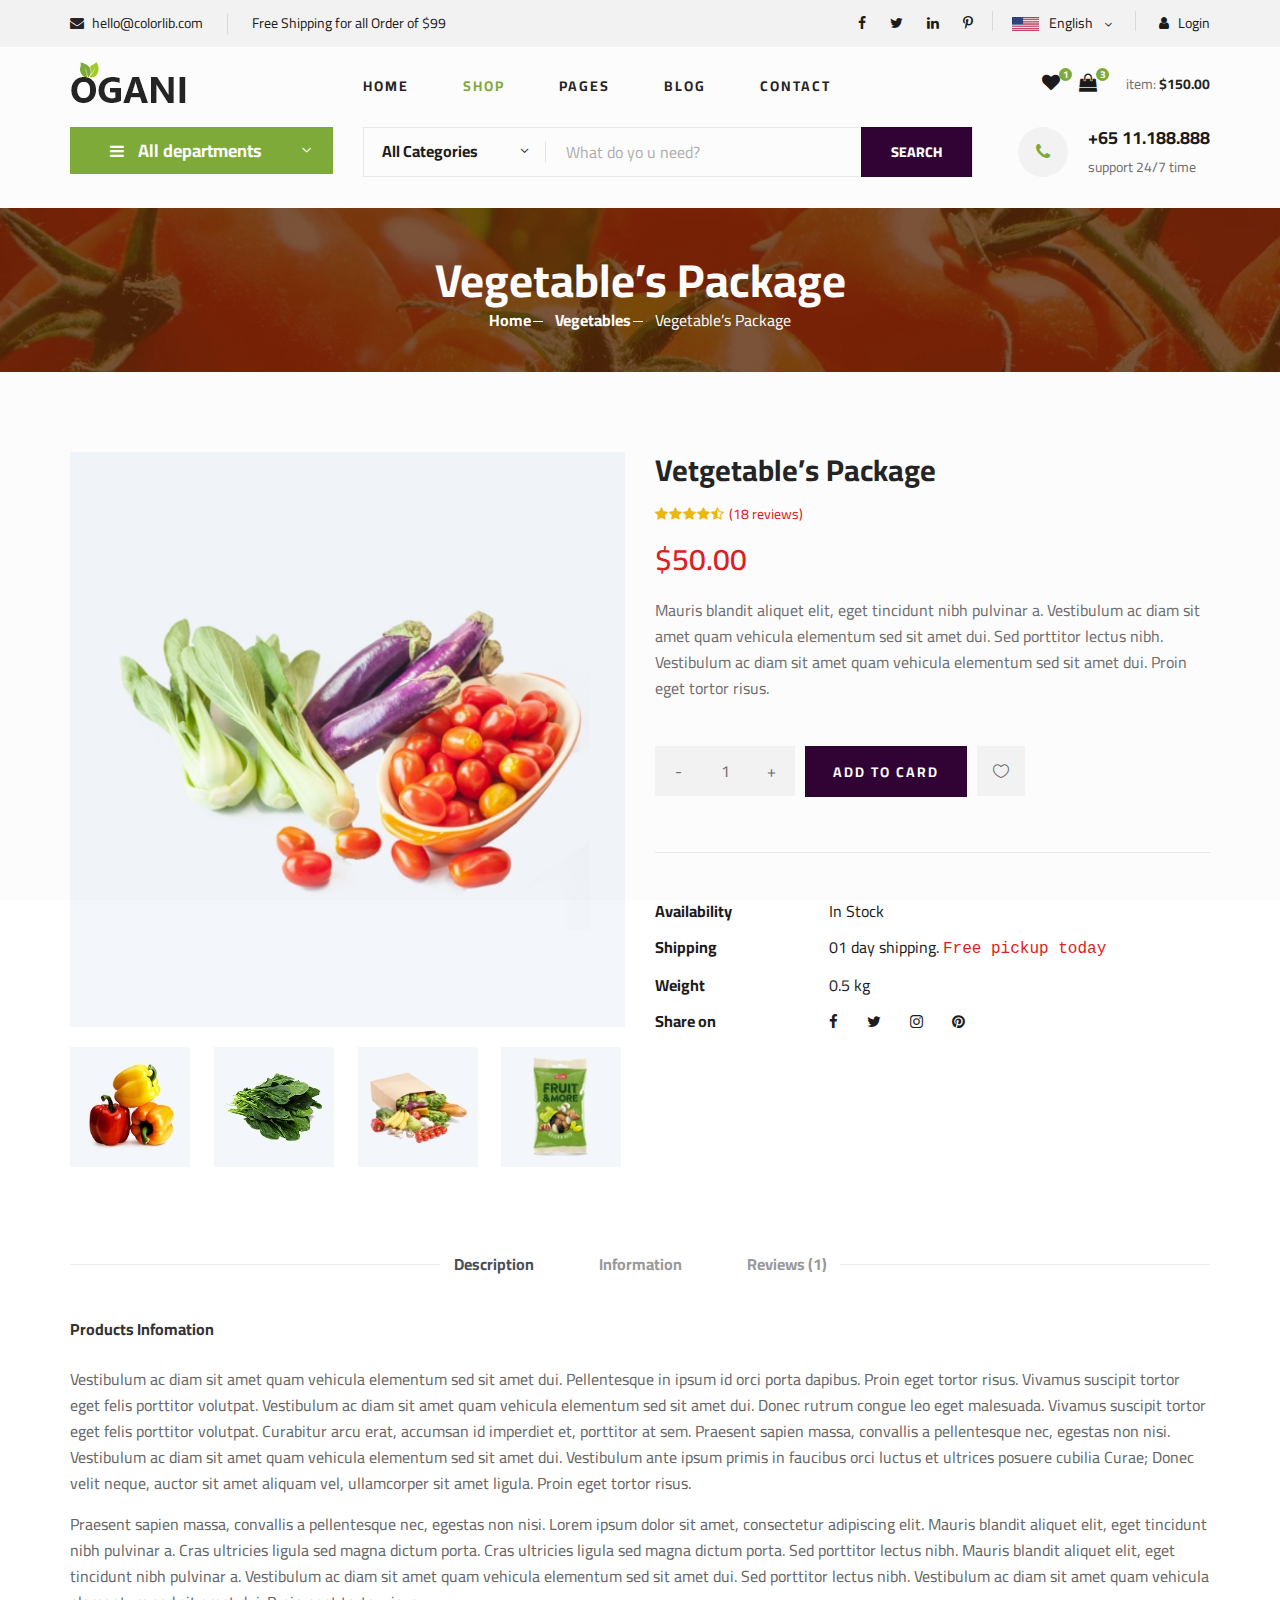
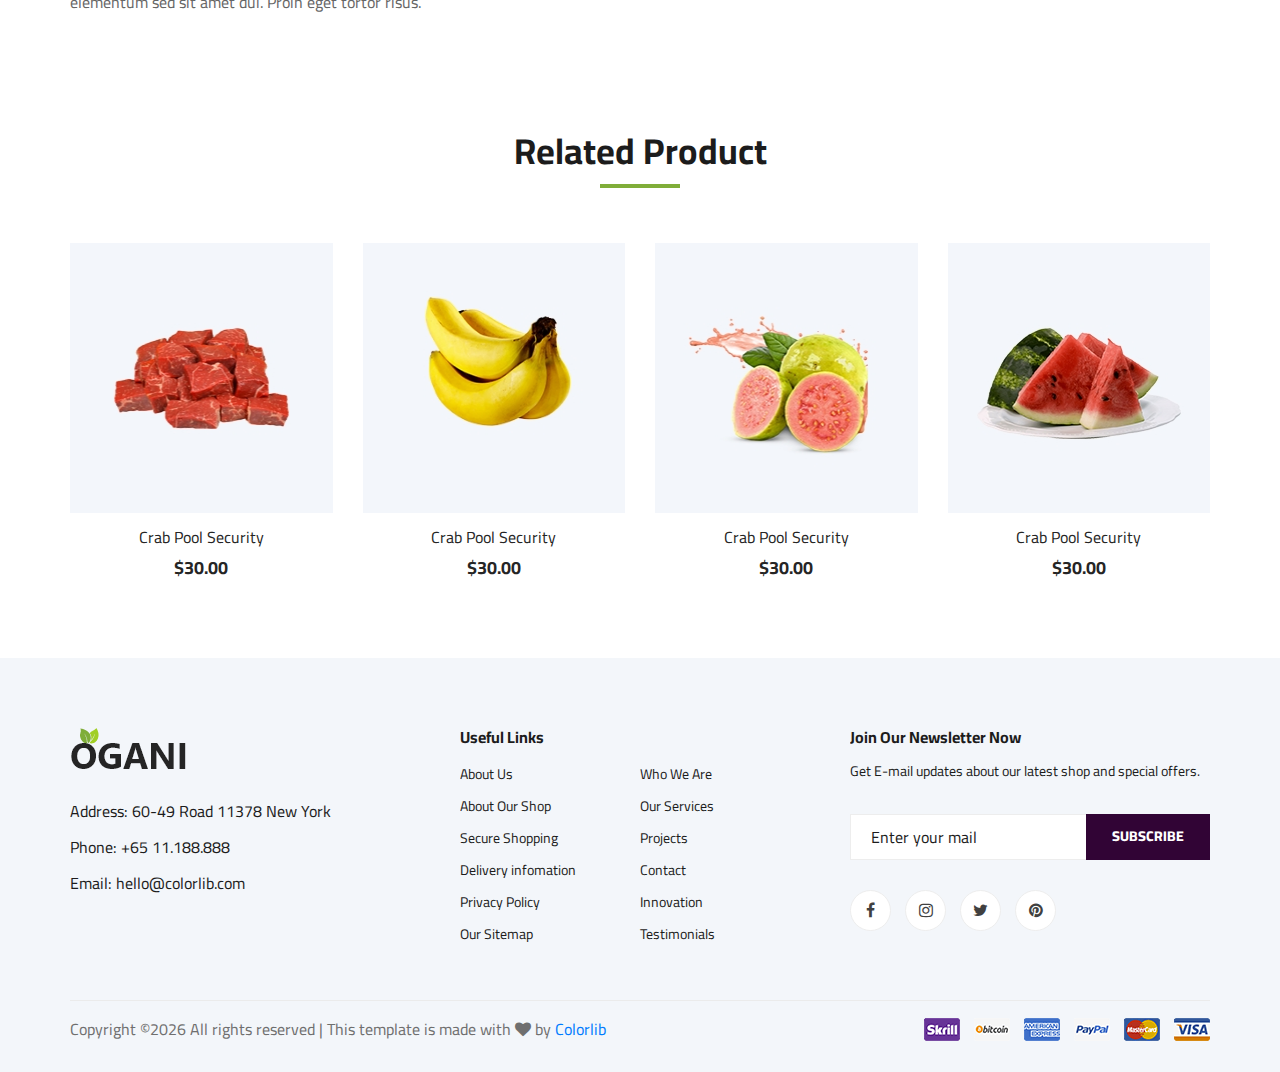
<file: shop-details.html>
<!DOCTYPE html>
<html lang="zxx">

<head>
    <meta charset="UTF-8">
    <meta name="description" content="Ogani Template">
    <meta name="keywords" content="Ogani, unica, creative, html">
    <meta name="viewport" content="width=device-width, initial-scale=1.0">
    <meta http-equiv="X-UA-Compatible" content="ie=edge">
    <title>Ogani | Template</title>

    <!-- Google Font -->
    <link href="https://fonts.googleapis.com/css2?family=Cairo:wght@200;300;400;600;900&display=swap" rel="stylesheet">

    <!-- Css Styles -->
    <link rel="stylesheet" href="css/bootstrap.min.css" type="text/css">
    <link rel="stylesheet" href="css/font-awesome.min.css" type="text/css">
    <link rel="stylesheet" href="css/elegant-icons.css" type="text/css">
    <link rel="stylesheet" href="css/nice-select.css" type="text/css">
    <link rel="stylesheet" href="css/jquery-ui.min.css" type="text/css">
    <link rel="stylesheet" href="css/owl.carousel.min.css" type="text/css">
    <link rel="stylesheet" href="css/slicknav.min.css" type="text/css">
    <link rel="stylesheet" href="css/style.css" type="text/css">
</head>

<body>
    <!-- Page Preloder -->
    <div id="preloder">
        <div class="loader"></div>
    </div>

    <!-- Humberger Begin -->
    <div class="humberger__menu__overlay"></div>
    <div class="humberger__menu__wrapper">
        <div class="humberger__menu__logo">
            <a href="#"><img src="img/logo.png" alt=""></a>
        </div>
        <div class="humberger__menu__cart">
            <ul>
                <li><a href="#"><i class="fa fa-heart"></i> <span>1</span></a></li>
                <li><a href="#"><i class="fa fa-shopping-bag"></i> <span>3</span></a></li>
            </ul>
            <div class="header__cart__price">item: <span>$150.00</span></div>
        </div>
        <div class="humberger__menu__widget">
            <div class="header__top__right__language">
                <img src="img/language.png" alt="">
                <div>English</div>
                <span class="arrow_carrot-down"></span>
                <ul>
                    <li><a href="#">Spanis</a></li>
                    <li><a href="#">English</a></li>
                </ul>
            </div>
            <div class="header__top__right__auth">
                <a href="#"><i class="fa fa-user"></i> Login</a>
            </div>
        </div>
        <nav class="humberger__menu__nav mobile-menu">
            <ul>
                <li class="active"><a href="./index.html">Home</a></li>
                <li><a href="./shop-grid.html">Shop</a></li>
                <li><a href="#">Pages</a>
                    <ul class="header__menu__dropdown">
                        <li><a href="./shop-details.html">Shop Details</a></li>
                        <li><a href="./shoping-cart.html">Shoping Cart</a></li>
                        <li><a href="./checkout.html">Check Out</a></li>
                        <li><a href="./blog-details.html">Blog Details</a></li>
                    </ul>
                </li>
                <li><a href="./blog.html">Blog</a></li>
                <li><a href="./contact.html">Contact</a></li>
            </ul>
        </nav>
        <div id="mobile-menu-wrap"></div>
        <div class="header__top__right__social">
            <a href="#"><i class="fa fa-facebook"></i></a>
            <a href="#"><i class="fa fa-twitter"></i></a>
            <a href="#"><i class="fa fa-linkedin"></i></a>
            <a href="#"><i class="fa fa-pinterest-p"></i></a>
        </div>
        <div class="humberger__menu__contact">
            <ul>
                <li><i class="fa fa-envelope"></i> hello@colorlib.com</li>
                <li>Free Shipping for all Order of $99</li>
            </ul>
        </div>
    </div>
    <!-- Humberger End -->

    <!-- Header Section Begin -->
    <header class="header">
        <div class="header__top">
            <div class="container">
                <div class="row">
                    <div class="col-lg-6">
                        <div class="header__top__left">
                            <ul>
                                <li><i class="fa fa-envelope"></i> hello@colorlib.com</li>
                                <li>Free Shipping for all Order of $99</li>
                            </ul>
                        </div>
                    </div>
                    <div class="col-lg-6">
                        <div class="header__top__right">
                            <div class="header__top__right__social">
                                <a href="#"><i class="fa fa-facebook"></i></a>
                                <a href="#"><i class="fa fa-twitter"></i></a>
                                <a href="#"><i class="fa fa-linkedin"></i></a>
                                <a href="#"><i class="fa fa-pinterest-p"></i></a>
                            </div>
                            <div class="header__top__right__language">
                                <img src="img/language.png" alt="">
                                <div>English</div>
                                <span class="arrow_carrot-down"></span>
                                <ul>
                                    <li><a href="#">Spanis</a></li>
                                    <li><a href="#">English</a></li>
                                </ul>
                            </div>
                            <div class="header__top__right__auth">
                                <a href="#"><i class="fa fa-user"></i> Login</a>
                            </div>
                        </div>
                    </div>
                </div>
            </div>
        </div>
        <div class="container">
            <div class="row">
                <div class="col-lg-3">
                    <div class="header__logo">
                        <a href="./index.html"><img src="img/logo.png" alt=""></a>
                    </div>
                </div>
                <div class="col-lg-6">
                    <nav class="header__menu">
                        <ul>
                            <li><a href="./index.html">Home</a></li>
                            <li class="active"><a href="./shop-grid.html">Shop</a></li>
                            <li><a href="#">Pages</a>
                                <ul class="header__menu__dropdown">
                                    <li><a href="./shop-details.html">Shop Details</a></li>
                                    <li><a href="./shoping-cart.html">Shoping Cart</a></li>
                                    <li><a href="./checkout.html">Check Out</a></li>
                                    <li><a href="./blog-details.html">Blog Details</a></li>
                                </ul>
                            </li>
                            <li><a href="./blog.html">Blog</a></li>
                            <li><a href="./contact.html">Contact</a></li>
                        </ul>
                    </nav>
                </div>
                <div class="col-lg-3">
                    <div class="header__cart">
                        <ul>
                            <li><a href="#"><i class="fa fa-heart"></i> <span>1</span></a></li>
                            <li><a href="#"><i class="fa fa-shopping-bag"></i> <span>3</span></a></li>
                        </ul>
                        <div class="header__cart__price">item: <span>$150.00</span></div>
                    </div>
                </div>
            </div>
            <div class="humberger__open">
                <i class="fa fa-bars"></i>
            </div>
        </div>
    </header>
    <!-- Header Section End -->

    <!-- Hero Section Begin -->
    <section class="hero hero-normal">
        <div class="container">
            <div class="row">
                <div class="col-lg-3">
                    <div class="hero__categories">
                        <div class="hero__categories__all">
                            <i class="fa fa-bars"></i>
                            <span>All departments</span>
                        </div>
                        <ul>
                            <li><a href="#">Fresh Meat</a></li>
                            <li><a href="#">Vegetables</a></li>
                            <li><a href="#">Fruit & Nut Gifts</a></li>
                            <li><a href="#">Fresh Berries</a></li>
                            <li><a href="#">Ocean Foods</a></li>
                            <li><a href="#">Butter & Eggs</a></li>
                            <li><a href="#">Fastfood</a></li>
                            <li><a href="#">Fresh Onion</a></li>
                            <li><a href="#">Papayaya & Crisps</a></li>
                            <li><a href="#">Oatmeal</a></li>
                            <li><a href="#">Fresh Bananas</a></li>
                        </ul>
                    </div>
                </div>
                <div class="col-lg-9">
                    <div class="hero__search">
                        <div class="hero__search__form">
                            <form action="#">
                                <div class="hero__search__categories">
                                    All Categories
                                    <span class="arrow_carrot-down"></span>
                                </div>
                                <input type="text" placeholder="What do yo u need?">
                                <button type="submit" class="site-btn">SEARCH</button>
                            </form>
                        </div>
                        <div class="hero__search__phone">
                            <div class="hero__search__phone__icon">
                                <i class="fa fa-phone"></i>
                            </div>
                            <div class="hero__search__phone__text">
                                <h5>+65 11.188.888</h5>
                                <span>support 24/7 time</span>
                            </div>
                        </div>
                    </div>
                </div>
            </div>
        </div>
    </section>
    <!-- Hero Section End -->

    <!-- Breadcrumb Section Begin -->
    <section class="breadcrumb-section set-bg" data-setbg="img/breadcrumb.jpg">
        <div class="container">
            <div class="row">
                <div class="col-lg-12 text-center">
                    <div class="breadcrumb__text">
                        <h2>Vegetable’s Package</h2>
                        <div class="breadcrumb__option">
                            <a href="./index.html">Home</a>
                            <a href="./index.html">Vegetables</a>
                            <span>Vegetable’s Package</span>
                        </div>
                    </div>
                </div>
            </div>
        </div>
    </section>
    <!-- Breadcrumb Section End -->

    <!-- Product Details Section Begin -->
    <section class="product-details spad">
        <div class="container">
            <div class="row">
                <div class="col-lg-6 col-md-6">
                    <div class="product__details__pic">
                        <div class="product__details__pic__item">
                            <img class="product__details__pic__item--large"
                                src="img/product/details/product-details-1.jpg" alt="">
                        </div>
                        <div class="product__details__pic__slider owl-carousel">
                            <img data-imgbigurl="img/product/details/product-details-2.jpg"
                                src="img/product/details/thumb-1.jpg" alt="">
                            <img data-imgbigurl="img/product/details/product-details-3.jpg"
                                src="img/product/details/thumb-2.jpg" alt="">
                            <img data-imgbigurl="img/product/details/product-details-5.jpg"
                                src="img/product/details/thumb-3.jpg" alt="">
                            <img data-imgbigurl="img/product/details/product-details-4.jpg"
                                src="img/product/details/thumb-4.jpg" alt="">
                        </div>
                    </div>
                </div>
                <div class="col-lg-6 col-md-6">
                    <div class="product__details__text">
                        <h3>Vetgetable’s Package</h3>
                        <div class="product__details__rating">
                            <i class="fa fa-star"></i>
                            <i class="fa fa-star"></i>
                            <i class="fa fa-star"></i>
                            <i class="fa fa-star"></i>
                            <i class="fa fa-star-half-o"></i>
                            <span>(18 reviews)</span>
                        </div>
                        <div class="product__details__price">$50.00</div>
                        <p>Mauris blandit aliquet elit, eget tincidunt nibh pulvinar a. Vestibulum ac diam sit amet quam
                            vehicula elementum sed sit amet dui. Sed porttitor lectus nibh. Vestibulum ac diam sit amet
                            quam vehicula elementum sed sit amet dui. Proin eget tortor risus.</p>
                        <div class="product__details__quantity">
                            <div class="quantity">
                                <div class="pro-qty">
                                    <input type="text" value="1">
                                </div>
                            </div>
                        </div>
                        <a href="#" class="primary-btn">ADD TO CARD</a>
                        <a href="#" class="heart-icon"><span class="icon_heart_alt"></span></a>
                        <ul>
                            <li><b>Availability</b> <span>In Stock</span></li>
                            <li><b>Shipping</b> <span>01 day shipping. <samp>Free pickup today</samp></span></li>
                            <li><b>Weight</b> <span>0.5 kg</span></li>
                            <li><b>Share on</b>
                                <div class="share">
                                    <a href="#"><i class="fa fa-facebook"></i></a>
                                    <a href="#"><i class="fa fa-twitter"></i></a>
                                    <a href="#"><i class="fa fa-instagram"></i></a>
                                    <a href="#"><i class="fa fa-pinterest"></i></a>
                                </div>
                            </li>
                        </ul>
                    </div>
                </div>
                <div class="col-lg-12">
                    <div class="product__details__tab">
                        <ul class="nav nav-tabs" role="tablist">
                            <li class="nav-item">
                                <a class="nav-link active" data-toggle="tab" href="#tabs-1" role="tab"
                                    aria-selected="true">Description</a>
                            </li>
                            <li class="nav-item">
                                <a class="nav-link" data-toggle="tab" href="#tabs-2" role="tab"
                                    aria-selected="false">Information</a>
                            </li>
                            <li class="nav-item">
                                <a class="nav-link" data-toggle="tab" href="#tabs-3" role="tab"
                                    aria-selected="false">Reviews <span>(1)</span></a>
                            </li>
                        </ul>
                        <div class="tab-content">
                            <div class="tab-pane active" id="tabs-1" role="tabpanel">
                                <div class="product__details__tab__desc">
                                    <h6>Products Infomation</h6>
                                    <p>Vestibulum ac diam sit amet quam vehicula elementum sed sit amet dui.
                                        Pellentesque in ipsum id orci porta dapibus. Proin eget tortor risus. Vivamus
                                        suscipit tortor eget felis porttitor volutpat. Vestibulum ac diam sit amet quam
                                        vehicula elementum sed sit amet dui. Donec rutrum congue leo eget malesuada.
                                        Vivamus suscipit tortor eget felis porttitor volutpat. Curabitur arcu erat,
                                        accumsan id imperdiet et, porttitor at sem. Praesent sapien massa, convallis a
                                        pellentesque nec, egestas non nisi. Vestibulum ac diam sit amet quam vehicula
                                        elementum sed sit amet dui. Vestibulum ante ipsum primis in faucibus orci luctus
                                        et ultrices posuere cubilia Curae; Donec velit neque, auctor sit amet aliquam
                                        vel, ullamcorper sit amet ligula. Proin eget tortor risus.</p>
                                        <p>Praesent sapien massa, convallis a pellentesque nec, egestas non nisi. Lorem
                                        ipsum dolor sit amet, consectetur adipiscing elit. Mauris blandit aliquet
                                        elit, eget tincidunt nibh pulvinar a. Cras ultricies ligula sed magna dictum
                                        porta. Cras ultricies ligula sed magna dictum porta. Sed porttitor lectus
                                        nibh. Mauris blandit aliquet elit, eget tincidunt nibh pulvinar a.
                                        Vestibulum ac diam sit amet quam vehicula elementum sed sit amet dui. Sed
                                        porttitor lectus nibh. Vestibulum ac diam sit amet quam vehicula elementum
                                        sed sit amet dui. Proin eget tortor risus.</p>
                                </div>
                            </div>
                            <div class="tab-pane" id="tabs-2" role="tabpanel">
                                <div class="product__details__tab__desc">
                                    <h6>Products Infomation</h6>
                                    <p>Vestibulum ac diam sit amet quam vehicula elementum sed sit amet dui.
                                        Pellentesque in ipsum id orci porta dapibus. Proin eget tortor risus.
                                        Vivamus suscipit tortor eget felis porttitor volutpat. Vestibulum ac diam
                                        sit amet quam vehicula elementum sed sit amet dui. Donec rutrum congue leo
                                        eget malesuada. Vivamus suscipit tortor eget felis porttitor volutpat.
                                        Curabitur arcu erat, accumsan id imperdiet et, porttitor at sem. Praesent
                                        sapien massa, convallis a pellentesque nec, egestas non nisi. Vestibulum ac
                                        diam sit amet quam vehicula elementum sed sit amet dui. Vestibulum ante
                                        ipsum primis in faucibus orci luctus et ultrices posuere cubilia Curae;
                                        Donec velit neque, auctor sit amet aliquam vel, ullamcorper sit amet ligula.
                                        Proin eget tortor risus.</p>
                                    <p>Praesent sapien massa, convallis a pellentesque nec, egestas non nisi. Lorem
                                        ipsum dolor sit amet, consectetur adipiscing elit. Mauris blandit aliquet
                                        elit, eget tincidunt nibh pulvinar a. Cras ultricies ligula sed magna dictum
                                        porta. Cras ultricies ligula sed magna dictum porta. Sed porttitor lectus
                                        nibh. Mauris blandit aliquet elit, eget tincidunt nibh pulvinar a.</p>
                                </div>
                            </div>
                            <div class="tab-pane" id="tabs-3" role="tabpanel">
                                <div class="product__details__tab__desc">
                                    <h6>Products Infomation</h6>
                                    <p>Vestibulum ac diam sit amet quam vehicula elementum sed sit amet dui.
                                        Pellentesque in ipsum id orci porta dapibus. Proin eget tortor risus.
                                        Vivamus suscipit tortor eget felis porttitor volutpat. Vestibulum ac diam
                                        sit amet quam vehicula elementum sed sit amet dui. Donec rutrum congue leo
                                        eget malesuada. Vivamus suscipit tortor eget felis porttitor volutpat.
                                        Curabitur arcu erat, accumsan id imperdiet et, porttitor at sem. Praesent
                                        sapien massa, convallis a pellentesque nec, egestas non nisi. Vestibulum ac
                                        diam sit amet quam vehicula elementum sed sit amet dui. Vestibulum ante
                                        ipsum primis in faucibus orci luctus et ultrices posuere cubilia Curae;
                                        Donec velit neque, auctor sit amet aliquam vel, ullamcorper sit amet ligula.
                                        Proin eget tortor risus.</p>
                                </div>
                            </div>
                        </div>
                    </div>
                </div>
            </div>
        </div>
    </section>
    <!-- Product Details Section End -->

    <!-- Related Product Section Begin -->
    <section class="related-product">
        <div class="container">
            <div class="row">
                <div class="col-lg-12">
                    <div class="section-title related__product__title">
                        <h2>Related Product</h2>
                    </div>
                </div>
            </div>
            <div class="row">
                <div class="col-lg-3 col-md-4 col-sm-6">
                    <div class="product__item">
                        <div class="product__item__pic set-bg" data-setbg="img/product/product-1.jpg">
                            <ul class="product__item__pic__hover">
                                <li><a href="#"><i class="fa fa-heart"></i></a></li>
                                <li><a href="#"><i class="fa fa-retweet"></i></a></li>
                                <li><a href="#"><i class="fa fa-shopping-cart"></i></a></li>
                            </ul>
                        </div>
                        <div class="product__item__text">
                            <h6><a href="#">Crab Pool Security</a></h6>
                            <h5>$30.00</h5>
                        </div>
                    </div>
                </div>
                <div class="col-lg-3 col-md-4 col-sm-6">
                    <div class="product__item">
                        <div class="product__item__pic set-bg" data-setbg="img/product/product-2.jpg">
                            <ul class="product__item__pic__hover">
                                <li><a href="#"><i class="fa fa-heart"></i></a></li>
                                <li><a href="#"><i class="fa fa-retweet"></i></a></li>
                                <li><a href="#"><i class="fa fa-shopping-cart"></i></a></li>
                            </ul>
                        </div>
                        <div class="product__item__text">
                            <h6><a href="#">Crab Pool Security</a></h6>
                            <h5>$30.00</h5>
                        </div>
                    </div>
                </div>
                <div class="col-lg-3 col-md-4 col-sm-6">
                    <div class="product__item">
                        <div class="product__item__pic set-bg" data-setbg="img/product/product-3.jpg">
                            <ul class="product__item__pic__hover">
                                <li><a href="#"><i class="fa fa-heart"></i></a></li>
                                <li><a href="#"><i class="fa fa-retweet"></i></a></li>
                                <li><a href="#"><i class="fa fa-shopping-cart"></i></a></li>
                            </ul>
                        </div>
                        <div class="product__item__text">
                            <h6><a href="#">Crab Pool Security</a></h6>
                            <h5>$30.00</h5>
                        </div>
                    </div>
                </div>
                <div class="col-lg-3 col-md-4 col-sm-6">
                    <div class="product__item">
                        <div class="product__item__pic set-bg" data-setbg="img/product/product-7.jpg">
                            <ul class="product__item__pic__hover">
                                <li><a href="#"><i class="fa fa-heart"></i></a></li>
                                <li><a href="#"><i class="fa fa-retweet"></i></a></li>
                                <li><a href="#"><i class="fa fa-shopping-cart"></i></a></li>
                            </ul>
                        </div>
                        <div class="product__item__text">
                            <h6><a href="#">Crab Pool Security</a></h6>
                            <h5>$30.00</h5>
                        </div>
                    </div>
                </div>
            </div>
        </div>
    </section>
    <!-- Related Product Section End -->

    <!-- Footer Section Begin -->
    <footer class="footer spad">
        <div class="container">
            <div class="row">
                <div class="col-lg-3 col-md-6 col-sm-6">
                    <div class="footer__about">
                        <div class="footer__about__logo">
                            <a href="./index.html"><img src="img/logo.png" alt=""></a>
                        </div>
                        <ul>
                            <li>Address: 60-49 Road 11378 New York</li>
                            <li>Phone: +65 11.188.888</li>
                            <li>Email: hello@colorlib.com</li>
                        </ul>
                    </div>
                </div>
                <div class="col-lg-4 col-md-6 col-sm-6 offset-lg-1">
                    <div class="footer__widget">
                        <h6>Useful Links</h6>
                        <ul>
                            <li><a href="#">About Us</a></li>
                            <li><a href="#">About Our Shop</a></li>
                            <li><a href="#">Secure Shopping</a></li>
                            <li><a href="#">Delivery infomation</a></li>
                            <li><a href="#">Privacy Policy</a></li>
                            <li><a href="#">Our Sitemap</a></li>
                        </ul>
                        <ul>
                            <li><a href="#">Who We Are</a></li>
                            <li><a href="#">Our Services</a></li>
                            <li><a href="#">Projects</a></li>
                            <li><a href="#">Contact</a></li>
                            <li><a href="#">Innovation</a></li>
                            <li><a href="#">Testimonials</a></li>
                        </ul>
                    </div>
                </div>
                <div class="col-lg-4 col-md-12">
                    <div class="footer__widget">
                        <h6>Join Our Newsletter Now</h6>
                        <p>Get E-mail updates about our latest shop and special offers.</p>
                        <form action="#">
                            <input type="text" placeholder="Enter your mail">
                            <button type="submit" class="site-btn">Subscribe</button>
                        </form>
                        <div class="footer__widget__social">
                            <a href="#"><i class="fa fa-facebook"></i></a>
                            <a href="#"><i class="fa fa-instagram"></i></a>
                            <a href="#"><i class="fa fa-twitter"></i></a>
                            <a href="#"><i class="fa fa-pinterest"></i></a>
                        </div>
                    </div>
                </div>
            </div>
            <div class="row">
                <div class="col-lg-12">
                    <div class="footer__copyright">
                        <div class="footer__copyright__text"><p><!-- Link back to Colorlib can't be removed. Template is licensed under CC BY 3.0. -->
  Copyright &copy;<script>document.write(new Date().getFullYear());</script> All rights reserved | This template is made with <i class="fa fa-heart" aria-hidden="true"></i> by <a href="https://colorlib.com" target="_blank">Colorlib</a>
  <!-- Link back to Colorlib can't be removed. Template is licensed under CC BY 3.0. --></p></div>
                        <div class="footer__copyright__payment"><img src="img/payment-item.png" alt=""></div>
                    </div>
                </div>
            </div>
        </div>
    </footer>
    <!-- Footer Section End -->

    <!-- Js Plugins -->
    <script src="js/jquery-3.3.1.min.js"></script>
    <script src="js/bootstrap.min.js"></script>
    <script src="js/jquery.nice-select.min.js"></script>
    <script src="js/jquery-ui.min.js"></script>
    <script src="js/jquery.slicknav.js"></script>
    <script src="js/mixitup.min.js"></script>
    <script src="js/owl.carousel.min.js"></script>
    <script src="js/main.js"></script>


</body>

</html>
</file>
<file: css/elegant-icons.css>
@font-face {
	font-family: 'ElegantIcons';
	src:url('../fonts/ElegantIcons.eot');
	src:url('../fonts/ElegantIcons.eot?#iefix') format('embedded-opentype'),
		url('../fonts/ElegantIcons.woff') format('woff'),
		url('../fonts/ElegantIcons.ttf') format('truetype'),
		url('../fonts/ElegantIcons.svg#ElegantIcons') format('svg');
	font-weight: normal;
	font-style: normal;
}

/* Use the following CSS code if you want to use data attributes for inserting your icons */
[data-icon]:before {
	font-family: 'ElegantIcons';
	content: attr(data-icon);
	speak: none;
	font-weight: normal;
	font-variant: normal;
	text-transform: none;
	line-height: 1;
	-webkit-font-smoothing: antialiased;
	-moz-osx-font-smoothing: grayscale;
}

/* Use the following CSS code if you want to have a class per icon */
/*
Instead of a list of all class selectors,
you can use the generic selector below, but it's slower:
[class*="your-class-prefix"] {
*/
.arrow_up, .arrow_down, .arrow_left, .arrow_right, .arrow_left-up, .arrow_right-up, .arrow_right-down, .arrow_left-down, .arrow-up-down, .arrow_up-down_alt, .arrow_left-right_alt, .arrow_left-right, .arrow_expand_alt2, .arrow_expand_alt, .arrow_condense, .arrow_expand, .arrow_move, .arrow_carrot-up, .arrow_carrot-down, .arrow_carrot-left, .arrow_carrot-right, .arrow_carrot-2up, .arrow_carrot-2down, .arrow_carrot-2left, .arrow_carrot-2right, .arrow_carrot-up_alt2, .arrow_carrot-down_alt2, .arrow_carrot-left_alt2, .arrow_carrot-right_alt2, .arrow_carrot-2up_alt2, .arrow_carrot-2down_alt2, .arrow_carrot-2left_alt2, .arrow_carrot-2right_alt2, .arrow_triangle-up, .arrow_triangle-down, .arrow_triangle-left, .arrow_triangle-right, .arrow_triangle-up_alt2, .arrow_triangle-down_alt2, .arrow_triangle-left_alt2, .arrow_triangle-right_alt2, .arrow_back, .icon_minus-06, .icon_plus, .icon_close, .icon_check, .icon_minus_alt2, .icon_plus_alt2, .icon_close_alt2, .icon_check_alt2, .icon_zoom-out_alt, .icon_zoom-in_alt, .icon_search, .icon_box-empty, .icon_box-selected, .icon_minus-box, .icon_plus-box, .icon_box-checked, .icon_circle-empty, .icon_circle-slelected, .icon_stop_alt2, .icon_stop, .icon_pause_alt2, .icon_pause, .icon_menu, .icon_menu-square_alt2, .icon_menu-circle_alt2, .icon_ul, .icon_ol, .icon_adjust-horiz, .icon_adjust-vert, .icon_document_alt, .icon_documents_alt, .icon_pencil, .icon_pencil-edit_alt, .icon_pencil-edit, .icon_folder-alt, .icon_folder-open_alt, .icon_folder-add_alt, .icon_info_alt, .icon_error-oct_alt, .icon_error-circle_alt, .icon_error-triangle_alt, .icon_question_alt2, .icon_question, .icon_comment_alt, .icon_chat_alt, .icon_vol-mute_alt, .icon_volume-low_alt, .icon_volume-high_alt, .icon_quotations, .icon_quotations_alt2, .icon_clock_alt, .icon_lock_alt, .icon_lock-open_alt, .icon_key_alt, .icon_cloud_alt, .icon_cloud-upload_alt, .icon_cloud-download_alt, .icon_image, .icon_images, .icon_lightbulb_alt, .icon_gift_alt, .icon_house_alt, .icon_genius, .icon_mobile, .icon_tablet, .icon_laptop, .icon_desktop, .icon_camera_alt, .icon_mail_alt, .icon_cone_alt, .icon_ribbon_alt, .icon_bag_alt, .icon_creditcard, .icon_cart_alt, .icon_paperclip, .icon_tag_alt, .icon_tags_alt, .icon_trash_alt, .icon_cursor_alt, .icon_mic_alt, .icon_compass_alt, .icon_pin_alt, .icon_pushpin_alt, .icon_map_alt, .icon_drawer_alt, .icon_toolbox_alt, .icon_book_alt, .icon_calendar, .icon_film, .icon_table, .icon_contacts_alt, .icon_headphones, .icon_lifesaver, .icon_piechart, .icon_refresh, .icon_link_alt, .icon_link, .icon_loading, .icon_blocked, .icon_archive_alt, .icon_heart_alt, .icon_star_alt, .icon_star-half_alt, .icon_star, .icon_star-half, .icon_tools, .icon_tool, .icon_cog, .icon_cogs, .arrow_up_alt, .arrow_down_alt, .arrow_left_alt, .arrow_right_alt, .arrow_left-up_alt, .arrow_right-up_alt, .arrow_right-down_alt, .arrow_left-down_alt, .arrow_condense_alt, .arrow_expand_alt3, .arrow_carrot_up_alt, .arrow_carrot-down_alt, .arrow_carrot-left_alt, .arrow_carrot-right_alt, .arrow_carrot-2up_alt, .arrow_carrot-2dwnn_alt, .arrow_carrot-2left_alt, .arrow_carrot-2right_alt, .arrow_triangle-up_alt, .arrow_triangle-down_alt, .arrow_triangle-left_alt, .arrow_triangle-right_alt, .icon_minus_alt, .icon_plus_alt, .icon_close_alt, .icon_check_alt, .icon_zoom-out, .icon_zoom-in, .icon_stop_alt, .icon_menu-square_alt, .icon_menu-circle_alt, .icon_document, .icon_documents, .icon_pencil_alt, .icon_folder, .icon_folder-open, .icon_folder-add, .icon_folder_upload, .icon_folder_download, .icon_info, .icon_error-circle, .icon_error-oct, .icon_error-triangle, .icon_question_alt, .icon_comment, .icon_chat, .icon_vol-mute, .icon_volume-low, .icon_volume-high, .icon_quotations_alt, .icon_clock, .icon_lock, .icon_lock-open, .icon_key, .icon_cloud, .icon_cloud-upload, .icon_cloud-download, .icon_lightbulb, .icon_gift, .icon_house, .icon_camera, .icon_mail, .icon_cone, .icon_ribbon, .icon_bag, .icon_cart, .icon_tag, .icon_tags, .icon_trash, .icon_cursor, .icon_mic, .icon_compass, .icon_pin, .icon_pushpin, .icon_map, .icon_drawer, .icon_toolbox, .icon_book, .icon_contacts, .icon_archive, .icon_heart, .icon_profile, .icon_group, .icon_grid-2x2, .icon_grid-3x3, .icon_music, .icon_pause_alt, .icon_phone, .icon_upload, .icon_download, .social_facebook, .social_twitter, .social_pinterest, .social_googleplus, .social_tumblr, .social_tumbleupon, .social_wordpress, .social_instagram, .social_dribbble, .social_vimeo, .social_linkedin, .social_rss, .social_deviantart, .social_share, .social_myspace, .social_skype, .social_youtube, .social_picassa, .social_googledrive, .social_flickr, .social_blogger, .social_spotify, .social_delicious, .social_facebook_circle, .social_twitter_circle, .social_pinterest_circle, .social_googleplus_circle, .social_tumblr_circle, .social_stumbleupon_circle, .social_wordpress_circle, .social_instagram_circle, .social_dribbble_circle, .social_vimeo_circle, .social_linkedin_circle, .social_rss_circle, .social_deviantart_circle, .social_share_circle, .social_myspace_circle, .social_skype_circle, .social_youtube_circle, .social_picassa_circle, .social_googledrive_alt2, .social_flickr_circle, .social_blogger_circle, .social_spotify_circle, .social_delicious_circle, .social_facebook_square, .social_twitter_square, .social_pinterest_square, .social_googleplus_square, .social_tumblr_square, .social_stumbleupon_square, .social_wordpress_square, .social_instagram_square, .social_dribbble_square, .social_vimeo_square, .social_linkedin_square, .social_rss_square, .social_deviantart_square, .social_share_square, .social_myspace_square, .social_skype_square, .social_youtube_square, .social_picassa_square, .social_googledrive_square, .social_flickr_square, .social_blogger_square, .social_spotify_square, .social_delicious_square, .icon_printer, .icon_calulator, .icon_building, .icon_floppy, .icon_drive, .icon_search-2, .icon_id, .icon_id-2, .icon_puzzle, .icon_like, .icon_dislike, .icon_mug, .icon_currency, .icon_wallet, .icon_pens, .icon_easel, .icon_flowchart, .icon_datareport, .icon_briefcase, .icon_shield, .icon_percent, .icon_globe, .icon_globe-2, .icon_target, .icon_hourglass, .icon_balance, .icon_rook, .icon_printer-alt, .icon_calculator_alt, .icon_building_alt, .icon_floppy_alt, .icon_drive_alt, .icon_search_alt, .icon_id_alt, .icon_id-2_alt, .icon_puzzle_alt, .icon_like_alt, .icon_dislike_alt, .icon_mug_alt, .icon_currency_alt, .icon_wallet_alt, .icon_pens_alt, .icon_easel_alt, .icon_flowchart_alt, .icon_datareport_alt, .icon_briefcase_alt, .icon_shield_alt, .icon_percent_alt, .icon_globe_alt, .icon_clipboard {
	font-family: 'ElegantIcons';
	speak: none;
	font-style: normal;
	font-weight: normal;
	font-variant: normal;
	text-transform: none;
	line-height: 1;
	-webkit-font-smoothing: antialiased;
}
.arrow_up:before {
	content: "\21";
}
.arrow_down:before {
	content: "\22";
}
.arrow_left:before {
	content: "\23";
}
.arrow_right:before {
	content: "\24";
}
.arrow_left-up:before {
	content: "\25";
}
.arrow_right-up:before {
	content: "\26";
}
.arrow_right-down:before {
	content: "\27";
}
.arrow_left-down:before {
	content: "\28";
}
.arrow-up-down:before {
	content: "\29";
}
.arrow_up-down_alt:before {
	content: "\2a";
}
.arrow_left-right_alt:before {
	content: "\2b";
}
.arrow_left-right:before {
	content: "\2c";
}
.arrow_expand_alt2:before {
	content: "\2d";
}
.arrow_expand_alt:before {
	content: "\2e";
}
.arrow_condense:before {
	content: "\2f";
}
.arrow_expand:before {
	content: "\30";
}
.arrow_move:before {
	content: "\31";
}
.arrow_carrot-up:before {
	content: "\32";
}
.arrow_carrot-down:before {
	content: "\33";
}
.arrow_carrot-left:before {
	content: "\34";
}
.arrow_carrot-right:before {
	content: "\35";
}
.arrow_carrot-2up:before {
	content: "\36";
}
.arrow_carrot-2down:before {
	content: "\37";
}
.arrow_carrot-2left:before {
	content: "\38";
}
.arrow_carrot-2right:before {
	content: "\39";
}
.arrow_carrot-up_alt2:before {
	content: "\3a";
}
.arrow_carrot-down_alt2:before {
	content: "\3b";
}
.arrow_carrot-left_alt2:before {
	content: "\3c";
}
.arrow_carrot-right_alt2:before {
	content: "\3d";
}
.arrow_carrot-2up_alt2:before {
	content: "\3e";
}
.arrow_carrot-2down_alt2:before {
	content: "\3f";
}
.arrow_carrot-2left_alt2:before {
	content: "\40";
}
.arrow_carrot-2right_alt2:before {
	content: "\41";
}
.arrow_triangle-up:before {
	content: "\42";
}
.arrow_triangle-down:before {
	content: "\43";
}
.arrow_triangle-left:before {
	content: "\44";
}
.arrow_triangle-right:before {
	content: "\45";
}
.arrow_triangle-up_alt2:before {
	content: "\46";
}
.arrow_triangle-down_alt2:before {
	content: "\47";
}
.arrow_triangle-left_alt2:before {
	content: "\48";
}
.arrow_triangle-right_alt2:before {
	content: "\49";
}
.arrow_back:before {
	content: "\4a";
}
.icon_minus-06:before {
	content: "\4b";
}
.icon_plus:before {
	content: "\4c";
}
.icon_close:before {
	content: "\4d";
}
.icon_check:before {
	content: "\4e";
}
.icon_minus_alt2:before {
	content: "\4f";
}
.icon_plus_alt2:before {
	content: "\50";
}
.icon_close_alt2:before {
	content: "\51";
}
.icon_check_alt2:before {
	content: "\52";
}
.icon_zoom-out_alt:before {
	content: "\53";
}
.icon_zoom-in_alt:before {
	content: "\54";
}
.icon_search:before {
	content: "\55";
}
.icon_box-empty:before {
	content: "\56";
}
.icon_box-selected:before {
	content: "\57";
}
.icon_minus-box:before {
	content: "\58";
}
.icon_plus-box:before {
	content: "\59";
}
.icon_box-checked:before {
	content: "\5a";
}
.icon_circle-empty:before {
	content: "\5b";
}
.icon_circle-slelected:before {
	content: "\5c";
}
.icon_stop_alt2:before {
	content: "\5d";
}
.icon_stop:before {
	content: "\5e";
}
.icon_pause_alt2:before {
	content: "\5f";
}
.icon_pause:before {
	content: "\60";
}
.icon_menu:before {
	content: "\61";
}
.icon_menu-square_alt2:before {
	content: "\62";
}
.icon_menu-circle_alt2:before {
	content: "\63";
}
.icon_ul:before {
	content: "\64";
}
.icon_ol:before {
	content: "\65";
}
.icon_adjust-horiz:before {
	content: "\66";
}
.icon_adjust-vert:before {
	content: "\67";
}
.icon_document_alt:before {
	content: "\68";
}
.icon_documents_alt:before {
	content: "\69";
}
.icon_pencil:before {
	content: "\6a";
}
.icon_pencil-edit_alt:before {
	content: "\6b";
}
.icon_pencil-edit:before {
	content: "\6c";
}
.icon_folder-alt:before {
	content: "\6d";
}
.icon_folder-open_alt:before {
	content: "\6e";
}
.icon_folder-add_alt:before {
	content: "\6f";
}
.icon_info_alt:before {
	content: "\70";
}
.icon_error-oct_alt:before {
	content: "\71";
}
.icon_error-circle_alt:before {
	content: "\72";
}
.icon_error-triangle_alt:before {
	content: "\73";
}
.icon_question_alt2:before {
	content: "\74";
}
.icon_question:before {
	content: "\75";
}
.icon_comment_alt:before {
	content: "\76";
}
.icon_chat_alt:before {
	content: "\77";
}
.icon_vol-mute_alt:before {
	content: "\78";
}
.icon_volume-low_alt:before {
	content: "\79";
}
.icon_volume-high_alt:before {
	content: "\7a";
}
.icon_quotations:before {
	content: "\7b";
}
.icon_quotations_alt2:before {
	content: "\7c";
}
.icon_clock_alt:before {
	content: "\7d";
}
.icon_lock_alt:before {
	content: "\7e";
}
.icon_lock-open_alt:before {
	content: "\e000";
}
.icon_key_alt:before {
	content: "\e001";
}
.icon_cloud_alt:before {
	content: "\e002";
}
.icon_cloud-upload_alt:before {
	content: "\e003";
}
.icon_cloud-download_alt:before {
	content: "\e004";
}
.icon_image:before {
	content: "\e005";
}
.icon_images:before {
	content: "\e006";
}
.icon_lightbulb_alt:before {
	content: "\e007";
}
.icon_gift_alt:before {
	content: "\e008";
}
.icon_house_alt:before {
	content: "\e009";
}
.icon_genius:before {
	content: "\e00a";
}
.icon_mobile:before {
	content: "\e00b";
}
.icon_tablet:before {
	content: "\e00c";
}
.icon_laptop:before {
	content: "\e00d";
}
.icon_desktop:before {
	content: "\e00e";
}
.icon_camera_alt:before {
	content: "\e00f";
}
.icon_mail_alt:before {
	content: "\e010";
}
.icon_cone_alt:before {
	content: "\e011";
}
.icon_ribbon_alt:before {
	content: "\e012";
}
.icon_bag_alt:before {
	content: "\e013";
}
.icon_creditcard:before {
	content: "\e014";
}
.icon_cart_alt:before {
	content: "\e015";
}
.icon_paperclip:before {
	content: "\e016";
}
.icon_tag_alt:before {
	content: "\e017";
}
.icon_tags_alt:before {
	content: "\e018";
}
.icon_trash_alt:before {
	content: "\e019";
}
.icon_cursor_alt:before {
	content: "\e01a";
}
.icon_mic_alt:before {
	content: "\e01b";
}
.icon_compass_alt:before {
	content: "\e01c";
}
.icon_pin_alt:before {
	content: "\e01d";
}
.icon_pushpin_alt:before {
	content: "\e01e";
}
.icon_map_alt:before {
	content: "\e01f";
}
.icon_drawer_alt:before {
	content: "\e020";
}
.icon_toolbox_alt:before {
	content: "\e021";
}
.icon_book_alt:before {
	content: "\e022";
}
.icon_calendar:before {
	content: "\e023";
}
.icon_film:before {
	content: "\e024";
}
.icon_table:before {
	content: "\e025";
}
.icon_contacts_alt:before {
	content: "\e026";
}
.icon_headphones:before {
	content: "\e027";
}
.icon_lifesaver:before {
	content: "\e028";
}
.icon_piechart:before {
	content: "\e029";
}
.icon_refresh:before {
	content: "\e02a";
}
.icon_link_alt:before {
	content: "\e02b";
}
.icon_link:before {
	content: "\e02c";
}
.icon_loading:before {
	content: "\e02d";
}
.icon_blocked:before {
	content: "\e02e";
}
.icon_archive_alt:before {
	content: "\e02f";
}
.icon_heart_alt:before {
	content: "\e030";
}
.icon_star_alt:before {
	content: "\e031";
}
.icon_star-half_alt:before {
	content: "\e032";
}
.icon_star:before {
	content: "\e033";
}
.icon_star-half:before {
	content: "\e034";
}
.icon_tools:before {
	content: "\e035";
}
.icon_tool:before {
	content: "\e036";
}
.icon_cog:before {
	content: "\e037";
}
.icon_cogs:before {
	content: "\e038";
}
.arrow_up_alt:before {
	content: "\e039";
}
.arrow_down_alt:before {
	content: "\e03a";
}
.arrow_left_alt:before {
	content: "\e03b";
}
.arrow_right_alt:before {
	content: "\e03c";
}
.arrow_left-up_alt:before {
	content: "\e03d";
}
.arrow_right-up_alt:before {
	content: "\e03e";
}
.arrow_right-down_alt:before {
	content: "\e03f";
}
.arrow_left-down_alt:before {
	content: "\e040";
}
.arrow_condense_alt:before {
	content: "\e041";
}
.arrow_expand_alt3:before {
	content: "\e042";
}
.arrow_carrot_up_alt:before {
	content: "\e043";
}
.arrow_carrot-down_alt:before {
	content: "\e044";
}
.arrow_carrot-left_alt:before {
	content: "\e045";
}
.arrow_carrot-right_alt:before {
	content: "\e046";
}
.arrow_carrot-2up_alt:before {
	content: "\e047";
}
.arrow_carrot-2dwnn_alt:before {
	content: "\e048";
}
.arrow_carrot-2left_alt:before {
	content: "\e049";
}
.arrow_carrot-2right_alt:before {
	content: "\e04a";
}
.arrow_triangle-up_alt:before {
	content: "\e04b";
}
.arrow_triangle-down_alt:before {
	content: "\e04c";
}
.arrow_triangle-left_alt:before {
	content: "\e04d";
}
.arrow_triangle-right_alt:before {
	content: "\e04e";
}
.icon_minus_alt:before {
	content: "\e04f";
}
.icon_plus_alt:before {
	content: "\e050";
}
.icon_close_alt:before {
	content: "\e051";
}
.icon_check_alt:before {
	content: "\e052";
}
.icon_zoom-out:before {
	content: "\e053";
}
.icon_zoom-in:before {
	content: "\e054";
}
.icon_stop_alt:before {
	content: "\e055";
}
.icon_menu-square_alt:before {
	content: "\e056";
}
.icon_menu-circle_alt:before {
	content: "\e057";
}
.icon_document:before {
	content: "\e058";
}
.icon_documents:before {
	content: "\e059";
}
.icon_pencil_alt:before {
	content: "\e05a";
}
.icon_folder:before {
	content: "\e05b";
}
.icon_folder-open:before {
	content: "\e05c";
}
.icon_folder-add:before {
	content: "\e05d";
}
.icon_folder_upload:before {
	content: "\e05e";
}
.icon_folder_download:before {
	content: "\e05f";
}
.icon_info:before {
	content: "\e060";
}
.icon_error-circle:before {
	content: "\e061";
}
.icon_error-oct:before {
	content: "\e062";
}
.icon_error-triangle:before {
	content: "\e063";
}
.icon_question_alt:before {
	content: "\e064";
}
.icon_comment:before {
	content: "\e065";
}
.icon_chat:before {
	content: "\e066";
}
.icon_vol-mute:before {
	content: "\e067";
}
.icon_volume-low:before {
	content: "\e068";
}
.icon_volume-high:before {
	content: "\e069";
}
.icon_quotations_alt:before {
	content: "\e06a";
}
.icon_clock:before {
	content: "\e06b";
}
.icon_lock:before {
	content: "\e06c";
}
.icon_lock-open:before {
	content: "\e06d";
}
.icon_key:before {
	content: "\e06e";
}
.icon_cloud:before {
	content: "\e06f";
}
.icon_cloud-upload:before {
	content: "\e070";
}
.icon_cloud-download:before {
	content: "\e071";
}
.icon_lightbulb:before {
	content: "\e072";
}
.icon_gift:before {
	content: "\e073";
}
.icon_house:before {
	content: "\e074";
}
.icon_camera:before {
	content: "\e075";
}
.icon_mail:before {
	content: "\e076";
}
.icon_cone:before {
	content: "\e077";
}
.icon_ribbon:before {
	content: "\e078";
}
.icon_bag:before {
	content: "\e079";
}
.icon_cart:before {
	content: "\e07a";
}
.icon_tag:before {
	content: "\e07b";
}
.icon_tags:before {
	content: "\e07c";
}
.icon_trash:before {
	content: "\e07d";
}
.icon_cursor:before {
	content: "\e07e";
}
.icon_mic:before {
	content: "\e07f";
}
.icon_compass:before {
	content: "\e080";
}
.icon_pin:before {
	content: "\e081";
}
.icon_pushpin:before {
	content: "\e082";
}
.icon_map:before {
	content: "\e083";
}
.icon_drawer:before {
	content: "\e084";
}
.icon_toolbox:before {
	content: "\e085";
}
.icon_book:before {
	content: "\e086";
}
.icon_contacts:before {
	content: "\e087";
}
.icon_archive:before {
	content: "\e088";
}
.icon_heart:before {
	content: "\e089";
}
.icon_profile:before {
	content: "\e08a";
}
.icon_group:before {
	content: "\e08b";
}
.icon_grid-2x2:before {
	content: "\e08c";
}
.icon_grid-3x3:before {
	content: "\e08d";
}
.icon_music:before {
	content: "\e08e";
}
.icon_pause_alt:before {
	content: "\e08f";
}
.icon_phone:before {
	content: "\e090";
}
.icon_upload:before {
	content: "\e091";
}
.icon_download:before {
	content: "\e092";
}
.social_facebook:before {
	content: "\e093";
}
.social_twitter:before {
	content: "\e094";
}
.social_pinterest:before {
	content: "\e095";
}
.social_googleplus:before {
	content: "\e096";
}
.social_tumblr:before {
	content: "\e097";
}
.social_tumbleupon:before {
	content: "\e098";
}
.social_wordpress:before {
	content: "\e099";
}
.social_instagram:before {
	content: "\e09a";
}
.social_dribbble:before {
	content: "\e09b";
}
.social_vimeo:before {
	content: "\e09c";
}
.social_linkedin:before {
	content: "\e09d";
}
.social_rss:before {
	content: "\e09e";
}
.social_deviantart:before {
	content: "\e09f";
}
.social_share:before {
	content: "\e0a0";
}
.social_myspace:before {
	content: "\e0a1";
}
.social_skype:before {
	content: "\e0a2";
}
.social_youtube:before {
	content: "\e0a3";
}
.social_picassa:before {
	content: "\e0a4";
}
.social_googledrive:before {
	content: "\e0a5";
}
.social_flickr:before {
	content: "\e0a6";
}
.social_blogger:before {
	content: "\e0a7";
}
.social_spotify:before {
	content: "\e0a8";
}
.social_delicious:before {
	content: "\e0a9";
}
.social_facebook_circle:before {
	content: "\e0aa";
}
.social_twitter_circle:before {
	content: "\e0ab";
}
.social_pinterest_circle:before {
	content: "\e0ac";
}
.social_googleplus_circle:before {
	content: "\e0ad";
}
.social_tumblr_circle:before {
	content: "\e0ae";
}
.social_stumbleupon_circle:before {
	content: "\e0af";
}
.social_wordpress_circle:before {
	content: "\e0b0";
}
.social_instagram_circle:before {
	content: "\e0b1";
}
.social_dribbble_circle:before {
	content: "\e0b2";
}
.social_vimeo_circle:before {
	content: "\e0b3";
}
.social_linkedin_circle:before {
	content: "\e0b4";
}
.social_rss_circle:before {
	content: "\e0b5";
}
.social_deviantart_circle:before {
	content: "\e0b6";
}
.social_share_circle:before {
	content: "\e0b7";
}
.social_myspace_circle:before {
	content: "\e0b8";
}
.social_skype_circle:before {
	content: "\e0b9";
}
.social_youtube_circle:before {
	content: "\e0ba";
}
.social_picassa_circle:before {
	content: "\e0bb";
}
.social_googledrive_alt2:before {
	content: "\e0bc";
}
.social_flickr_circle:before {
	content: "\e0bd";
}
.social_blogger_circle:before {
	content: "\e0be";
}
.social_spotify_circle:before {
	content: "\e0bf";
}
.social_delicious_circle:before {
	content: "\e0c0";
}
.social_facebook_square:before {
	content: "\e0c1";
}
.social_twitter_square:before {
	content: "\e0c2";
}
.social_pinterest_square:before {
	content: "\e0c3";
}
.social_googleplus_square:before {
	content: "\e0c4";
}
.social_tumblr_square:before {
	content: "\e0c5";
}
.social_stumbleupon_square:before {
	content: "\e0c6";
}
.social_wordpress_square:before {
	content: "\e0c7";
}
.social_instagram_square:before {
	content: "\e0c8";
}
.social_dribbble_square:before {
	content: "\e0c9";
}
.social_vimeo_square:before {
	content: "\e0ca";
}
.social_linkedin_square:before {
	content: "\e0cb";
}
.social_rss_square:before {
	content: "\e0cc";
}
.social_deviantart_square:before {
	content: "\e0cd";
}
.social_share_square:before {
	content: "\e0ce";
}
.social_myspace_square:before {
	content: "\e0cf";
}
.social_skype_square:before {
	content: "\e0d0";
}
.social_youtube_square:before {
	content: "\e0d1";
}
.social_picassa_square:before {
	content: "\e0d2";
}
.social_googledrive_square:before {
	content: "\e0d3";
}
.social_flickr_square:before {
	content: "\e0d4";
}
.social_blogger_square:before {
	content: "\e0d5";
}
.social_spotify_square:before {
	content: "\e0d6";
}
.social_delicious_square:before {
	content: "\e0d7";
}
.icon_printer:before {
	content: "\e103";
}
.icon_calulator:before {
	content: "\e0ee";
}
.icon_building:before {
	content: "\e0ef";
}
.icon_floppy:before {
	content: "\e0e8";
}
.icon_drive:before {
	content: "\e0ea";
}
.icon_search-2:before {
	content: "\e101";
}
.icon_id:before {
	content: "\e107";
}
.icon_id-2:before {
	content: "\e108";
}
.icon_puzzle:before {
	content: "\e102";
}
.icon_like:before {
	content: "\e106";
}
.icon_dislike:before {
	content: "\e0eb";
}
.icon_mug:before {
	content: "\e105";
}
.icon_currency:before {
	content: "\e0ed";
}
.icon_wallet:before {
	content: "\e100";
}
.icon_pens:before {
	content: "\e104";
}
.icon_easel:before {
	content: "\e0e9";
}
.icon_flowchart:before {
	content: "\e109";
}
.icon_datareport:before {
	content: "\e0ec";
}
.icon_briefcase:before {
	content: "\e0fe";
}
.icon_shield:before {
	content: "\e0f6";
}
.icon_percent:before {
	content: "\e0fb";
}
.icon_globe:before {
	content: "\e0e2";
}
.icon_globe-2:before {
	content: "\e0e3";
}
.icon_target:before {
	content: "\e0f5";
}
.icon_hourglass:before {
	content: "\e0e1";
}
.icon_balance:before {
	content: "\e0ff";
}
.icon_rook:before {
	content: "\e0f8";
}
.icon_printer-alt:before {
	content: "\e0fa";
}
.icon_calculator_alt:before {
	content: "\e0e7";
}
.icon_building_alt:before {
	content: "\e0fd";
}
.icon_floppy_alt:before {
	content: "\e0e4";
}
.icon_drive_alt:before {
	content: "\e0e5";
}
.icon_search_alt:before {
	content: "\e0f7";
}
.icon_id_alt:before {
	content: "\e0e0";
}
.icon_id-2_alt:before {
	content: "\e0fc";
}
.icon_puzzle_alt:before {
	content: "\e0f9";
}
.icon_like_alt:before {
	content: "\e0dd";
}
.icon_dislike_alt:before {
	content: "\e0f1";
}
.icon_mug_alt:before {
	content: "\e0dc";
}
.icon_currency_alt:before {
	content: "\e0f3";
}
.icon_wallet_alt:before {
	content: "\e0d8";
}
.icon_pens_alt:before {
	content: "\e0db";
}
.icon_easel_alt:before {
	content: "\e0f0";
}
.icon_flowchart_alt:before {
	content: "\e0df";
}
.icon_datareport_alt:before {
	content: "\e0f2";
}
.icon_briefcase_alt:before {
	content: "\e0f4";
}
.icon_shield_alt:before {
	content: "\e0d9";
}
.icon_percent_alt:before {
	content: "\e0da";
}
.icon_globe_alt:before {
	content: "\e0de";
}
.icon_clipboard:before {
	content: "\e0e6";
}


	.glyph {
		float: left;
		text-align: center;
		padding: .75em;
		margin: .4em 1.5em .75em 0;
		width: 6em;
text-shadow: none;
	}
        .glyph_big {
        font-size: 128px;
        color: #59c5dc;
        float: left;
        margin-right: 20px;
        }

        .glyph div { padding-bottom: 10px;}

	.glyph input {
		font-family: consolas, monospace;
		font-size: 12px;
		width: 100%;
		text-align: center;
		border: 0;
		box-shadow: 0 0 0 1px #ccc;
		padding: .2em;
                -moz-border-radius: 5px;
                -webkit-border-radius: 5px;
	}
	.centered {
		margin-left: auto;
		margin-right: auto;
	}
	.glyph .fs1 {
		font-size: 2em;
	}
</file>
<file: css/nice-select.css>
.nice-select {
  -webkit-tap-highlight-color: transparent;
  background-color: #fff;
  border-radius: 5px;
  border: solid 1px #e8e8e8;
  box-sizing: border-box;
  clear: both;
  cursor: pointer;
  display: block;
  float: left;
  font-family: inherit;
  font-size: 14px;
  font-weight: normal;
  height: 42px;
  line-height: 40px;
  outline: none;
  padding-left: 18px;
  padding-right: 30px;
  position: relative;
  text-align: left !important;
  -webkit-transition: all 0.2s ease-in-out;
  transition: all 0.2s ease-in-out;
  -webkit-user-select: none;
     -moz-user-select: none;
      -ms-user-select: none;
          user-select: none;
  white-space: nowrap;
  width: auto; }
  .nice-select:hover {
    border-color: #dbdbdb; }
  .nice-select:active, .nice-select.open, .nice-select:focus {
    border-color: #999; }
  .nice-select:after {
    border-bottom: 2px solid #999;
    border-right: 2px solid #999;
    content: '';
    display: block;
    height: 5px;
    margin-top: -4px;
    pointer-events: none;
    position: absolute;
    right: 12px;
    top: 50%;
    -webkit-transform-origin: 66% 66%;
        -ms-transform-origin: 66% 66%;
            transform-origin: 66% 66%;
    -webkit-transform: rotate(45deg);
        -ms-transform: rotate(45deg);
            transform: rotate(45deg);
    -webkit-transition: all 0.15s ease-in-out;
    transition: all 0.15s ease-in-out;
    width: 5px; }
  .nice-select.open:after {
    -webkit-transform: rotate(-135deg);
        -ms-transform: rotate(-135deg);
            transform: rotate(-135deg); }
  .nice-select.open .list {
    opacity: 1;
    pointer-events: auto;
    -webkit-transform: scale(1) translateY(0);
        -ms-transform: scale(1) translateY(0);
            transform: scale(1) translateY(0); }
  .nice-select.disabled {
    border-color: #ededed;
    color: #999;
    pointer-events: none; }
    .nice-select.disabled:after {
      border-color: #cccccc; }
  .nice-select.wide {
    width: 100%; }
    .nice-select.wide .list {
      left: 0 !important;
      right: 0 !important; }
  .nice-select.right {
    float: right; }
    .nice-select.right .list {
      left: auto;
      right: 0; }
  .nice-select.small {
    font-size: 12px;
    height: 36px;
    line-height: 34px; }
    .nice-select.small:after {
      height: 4px;
      width: 4px; }
    .nice-select.small .option {
      line-height: 34px;
      min-height: 34px; }
  .nice-select .list {
    background-color: #fff;
    border-radius: 5px;
    box-shadow: 0 0 0 1px rgba(68, 68, 68, 0.11);
    box-sizing: border-box;
    margin-top: 4px;
    opacity: 0;
    overflow: hidden;
    padding: 0;
    pointer-events: none;
    position: absolute;
    top: 100%;
    left: 0;
    -webkit-transform-origin: 50% 0;
        -ms-transform-origin: 50% 0;
            transform-origin: 50% 0;
    -webkit-transform: scale(0.75) translateY(-21px);
        -ms-transform: scale(0.75) translateY(-21px);
            transform: scale(0.75) translateY(-21px);
    -webkit-transition: all 0.2s cubic-bezier(0.5, 0, 0, 1.25), opacity 0.15s ease-out;
    transition: all 0.2s cubic-bezier(0.5, 0, 0, 1.25), opacity 0.15s ease-out;
    z-index: 9; }
    .nice-select .list:hover .option:not(:hover) {
      background-color: transparent !important; }
  .nice-select .option {
    cursor: pointer;
    font-weight: 400;
    line-height: 40px;
    list-style: none;
    min-height: 40px;
    outline: none;
    padding-left: 18px;
    padding-right: 29px;
    text-align: left;
    -webkit-transition: all 0.2s;
    transition: all 0.2s; }
    .nice-select .option:hover, .nice-select .option.focus, .nice-select .option.selected.focus {
      background-color: #f6f6f6; }
    .nice-select .option.selected {
      font-weight: bold; }
    .nice-select .option.disabled {
      background-color: transparent;
      color: #999;
      cursor: default; }

.no-csspointerevents .nice-select .list {
  display: none; }

.no-csspointerevents .nice-select.open .list {
  display: block; }
</file>
<file: css/style.css>
/******************************************************************
  Template Name: Ogani
  Description:  Ogani eCommerce  HTML Template
  Author: Colorlib
  Author URI: https://colorlib.com
  Version: 1.0
  Created: Colorlib
******************************************************************/

/*------------------------------------------------------------------
[Table of contents]

1.  Template default CSS
	1.1	Variables
	1.2	Mixins
	1.3	Flexbox
	1.4	Reset
2.  Helper Css
3.  Header Section
4.  Hero Section
5.  Service Section
6.  Categories Section
7.  Featured Section
8.  Latest Product Section
9.  Contact
10.  Footer Style
-------------------------------------------------------------------*/

/*----------------------------------------*/
/* Template default CSS
/*----------------------------------------*/

html,
body {
	height: 100%;
	font-family: "Cairo", sans-serif;
	-webkit-font-smoothing: antialiased;
	font-smoothing: antialiased;
}

h1,
h2,
h3,
h4,
h5,
h6 {
	margin: 0;
	color: #111111;
	font-weight: 400;
	font-family: "Cairo", sans-serif;
}

h1 {
	font-size: 70px;
}

h2 {
	font-size: 36px;
}

h3 {
	font-size: 30px;
}

h4 {
	font-size: 24px;
}

h5 {
	font-size: 18px;
}

h6 {
	font-size: 16px;
}

p {
	font-size: 16px;
	font-family: "Cairo", sans-serif;
	color: #6f6f6f;
	font-weight: 400;
	line-height: 26px;
	margin: 0 0 15px 0;
}

img {
	max-width: 100%;
}

input:focus,
select:focus,
button:focus,
textarea:focus {
	outline: none;
}

a:hover,
a:focus {
	text-decoration: none;
	outline: none;
	color: #ffffff;
}

ul,
ol {
	padding: 0;
	margin: 0;
}

/*---------------------
  Helper CSS
-----------------------*/

.section-title {
	margin-bottom: 50px;
	text-align: center;
}

.section-title h2 {
	color: #1c1c1c;
	font-weight: 700;
	position: relative;
}

.section-title h2:after {
	position: absolute;
	left: 0;
	bottom: -15px;
	right: 0;
	height: 4px;
	width: 80px;
	background: #7fad39;
	content: "";
	margin: 0 auto;
}




.set-bg {
	background-repeat: no-repeat;
	background-size: cover;
	background-position: top center;
}

.spad {
	padding-top: 100px;
	padding-bottom: 100px;
}

.text-white h1,
.text-white h2,
.text-white h3,
.text-white h4,
.text-white h5,
.text-white h6,
.text-white p,
.text-white span,
.text-white li,
.text-white a {
	color: #fff;
}

/* buttons */

.primary-btn {
	display: inline-block;
	font-size: 14px;
	padding: 10px 28px 10px;
	color: #ffffff;
	text-transform: uppercase;
	font-weight: 700;
	background: #310435;
	letter-spacing: 2px;
}

.site-btn {
	font-size: 14px;
	color: #ffffff;
	font-weight: 800;
	text-transform: uppercase;
	display: inline-block;
	padding: 13px 30px 12px;
	background: #310435;
	border: none;
}

/* Preloder */

#preloder {
	position: fixed;
	width: 100%;
	height: 100%;
	top: 0;
	left: 0;
	z-index: 999999;
	background: #000;
}

.loader {
	width: 40px;
	height: 40px;
	position: absolute;
	top: 50%;
	left: 50%;
	margin-top: -13px;
	margin-left: -13px;
	border-radius: 60px;
	animation: loader 0.8s linear infinite;
	-webkit-animation: loader 0.8s linear infinite;
}

@keyframes loader {
	0% {
		-webkit-transform: rotate(0deg);
		transform: rotate(0deg);
		border: 4px solid #f44336;
		border-left-color: transparent;
	}
	50% {
		-webkit-transform: rotate(180deg);
		transform: rotate(180deg);
		border: 4px solid #673ab7;
		border-left-color: transparent;
	}
	100% {
		-webkit-transform: rotate(360deg);
		transform: rotate(360deg);
		border: 4px solid #f44336;
		border-left-color: transparent;
	}
}

@-webkit-keyframes loader {
	0% {
		-webkit-transform: rotate(0deg);
		border: 4px solid #f44336;
		border-left-color: transparent;
	}
	50% {
		-webkit-transform: rotate(180deg);
		border: 4px solid #673ab7;
		border-left-color: transparent;
	}
	100% {
		-webkit-transform: rotate(360deg);
		border: 4px solid #f44336;
		border-left-color: transparent;
	}
}

/*---------------------
  Header
-----------------------*/

.header__top {
	background: #f5f5f5;
}

.header__top__left {
	padding: 10px 0 13px;
}

.header__top__left ul li {
	font-size: 14px;
	color: #1c1c1c;
	display: inline-block;
	margin-right: 45px;
	position: relative;
}

.header__top__left ul li:after {
	position: absolute;
	right: -25px;
	top: 1px;
	height: 20px;
	width: 1px;
	background: #000000;
	opacity: 0.1;
	content: "";
}

.header__top__left ul li:last-child {
	margin-right: 0;
}

.header__top__left ul li:last-child:after {
	display: none;
}

.header__top__left ul li i {
	color: #252525;
	margin-right: 5px;
}

.header__top__right {
	text-align: right;
	padding: 10px 0 13px;
}

.header__top__right__social {
	position: relative;
	display: inline-block;
	margin-right: 35px;
}

.header__top__right__social:after {
	position: absolute;
	right: -20px;
	top: 1px;
	height: 20px;
	width: 1px;
	background: #000000;
	opacity: 0.1;
	content: "";
}

.header__top__right__social a {
	font-size: 14px;
	display: inline-block;
	color: #1c1c1c;
	margin-right: 20px;
}

.header__top__right__social a:last-child {
	margin-right: 0;
}

.header__top__right__language {
	position: relative;
	display: inline-block;
	margin-right: 40px;
	cursor: pointer;
}

.header__top__right__language:hover ul {
	top: 23px;
	opacity: 1;
	visibility: visible;
}

.header__top__right__language:after {
	position: absolute;
	right: -21px;
	top: 1px;
	height: 20px;
	width: 1px;
	background: #000000;
	opacity: 0.1;
	content: "";
}

.header__top__right__language img {
	margin-right: 6px;
}

.header__top__right__language div {
	font-size: 14px;
	color: #1c1c1c;
	display: inline-block;
	margin-right: 4px;
}

.header__top__right__language span {
	font-size: 14px;
	color: #1c1c1c;
	position: relative;
	top: 2px;
}

.header__top__right__language ul {
	background: #222222;
	width: 100px;
	text-align: left;
	padding: 5px 0;
	position: absolute;
	left: 0;
	top: 43px;
	z-index: 9;
	opacity: 0;
	visibility: hidden;
	-webkit-transition: all, 0.3s;
	-moz-transition: all, 0.3s;
	-ms-transition: all, 0.3s;
	-o-transition: all, 0.3s;
	transition: all, 0.3s;
}

.header__top__right__language ul li {
	list-style: none;
}

.header__top__right__language ul li a {
	font-size: 14px;
	color: #ffffff;
	padding: 5px 10px;
}

.header__top__right__auth {
	display: inline-block;
}

.header__top__right__auth a {
	display: block;
	font-size: 14px;
	color: #1c1c1c;
}

.header__top__right__auth a i {
	margin-right: 6px;
}

.header__logo {
	padding: 15px 0;
}

.header__logo a {
	display: inline-block;
}

.header__menu {
	padding: 24px 0;
}

.header__menu ul li {
	list-style: none;
	display: inline-block;
	margin-right: 50px;
	position: relative;
}

.header__menu ul li .header__menu__dropdown {
	position: absolute;
	left: 0;
	top: 50px;
	background: #222222;
	width: 180px;
	z-index: 9;
	padding: 5px 0;
	-webkit-transition: all, 0.3s;
	-moz-transition: all, 0.3s;
	-ms-transition: all, 0.3s;
	-o-transition: all, 0.3s;
	transition: all, 0.3s;
	opacity: 0;
	visibility: hidden;
}

.header__menu ul li .header__menu__dropdown li {
	margin-right: 0;
	display: block;
}

.header__menu ul li .header__menu__dropdown li:hover>a {
	color: #7fad39;
}

.header__menu ul li .header__menu__dropdown li a {
	text-transform: capitalize;
	color: #ffffff;
	font-weight: 400;
	padding: 5px 15px;
}

.header__menu ul li.active a {
	color: #7fad39;
}

.header__menu ul li:hover .header__menu__dropdown {
	top: 30px;
	opacity: 1;
	visibility: visible;
}

.header__menu ul li:hover>a {
	color: #7fad39;
}

.header__menu ul li:last-child {
	margin-right: 0;
}

.header__menu ul li a {
	font-size: 14px;
	color: #252525;
	text-transform: uppercase;
	font-weight: 700;
	letter-spacing: 2px;
	-webkit-transition: all, 0.3s;
	-moz-transition: all, 0.3s;
	-ms-transition: all, 0.3s;
	-o-transition: all, 0.3s;
	transition: all, 0.3s;
	padding: 5px 0;
	display: block;
}

.header__cart {
	text-align: right;
	padding: 24px 0;
}

.header__cart ul {
	display: inline-block;
	margin-right: 25px;
}

.header__cart ul li {
	list-style: none;
	display: inline-block;
	margin-right: 15px;
}

.header__cart ul li:last-child {
	margin-right: 0;
}

.header__cart ul li a {
	position: relative;
}

.header__cart ul li a i {
	font-size: 18px;
	color: #1c1c1c;
}

.header__cart ul li a span {
	height: 13px;
	width: 13px;
	background: #7fad39;
	font-size: 10px;
	color: #ffffff;
	line-height: 13px;
	text-align: center;
	font-weight: 700;
	display: inline-block;
	border-radius: 50%;
	position: absolute;
	top: 0;
	right: -12px;
}

.header__cart .header__cart__price {
	font-size: 14px;
	color: #6f6f6f;
	display: inline-block;
}

.header__cart .header__cart__price span {
	color: #252525;
	font-weight: 700;
}

.humberger__menu__wrapper {
	display: none;
}

.humberger__open {
	display: none;
}

/*---------------------
  Hero
-----------------------*/

.hero {
	padding-bottom: 50px;
}

.hero.hero-normal {
	padding-bottom: 30px;
}

.hero.hero-normal .hero__categories {
	position: relative;
}

.hero.hero-normal .hero__categories ul {
	display: none;
	position: absolute;
	left: 0;
	top: 46px;
	width: 100%;
	z-index: 9;
	background: #ffffff;
}

.hero.hero-normal .hero__search {
	margin-bottom: 0;
}

.hero__categories__all {
	background: #7fad39;
	position: relative;
	padding: 10px 25px 10px 40px;
	cursor: pointer;
}

.hero__categories__all i {
	font-size: 16px;
	color: #ffffff;
	margin-right: 10px;
}

.hero__categories__all span {
	font-size: 18px;
	font-weight: 700;
	color: #ffffff;
}

.hero__categories__all:after {
	position: absolute;
	right: 18px;
	top: 9px;
	content: "3";
	font-family: "ElegantIcons";
	font-size: 18px;
	color: #ffffff;
}

.hero__categories ul {
	border: 1px solid #ebebeb;
	padding-left: 40px;
	padding-top: 10px;
	padding-bottom: 12px;
}

.hero__categories ul li {
	list-style: none;
}

.hero__categories ul li a {
	font-size: 16px;
	color: #1c1c1c;
	line-height: 39px;
	display: block;
}

.hero__search {
	overflow: hidden;
	margin-bottom: 30px;
}

.hero__search__form {
	width: 610px;
	height: 50px;
	border: 1px solid #ebebeb;
	position: relative;
	float: left;
}

.hero__search__form form .hero__search__categories {
	width: 30%;
	float: left;
	font-size: 16px;
	color: #1c1c1c;
	font-weight: 700;
	padding-left: 18px;
	padding-top: 11px;
	position: relative;
}

.hero__search__form form .hero__search__categories:after {
	position: absolute;
	right: 0;
	top: 14px;
	height: 20px;
	width: 1px;
	background: #000000;
	opacity: 0.1;
	content: "";
}

.hero__search__form form .hero__search__categories span {
	position: absolute;
	right: 14px;
	top: 14px;
}

.hero__search__form form input {
	width: 70%;
	border: none;
	height: 48px;
	font-size: 16px;
	color: #b2b2b2;
	padding-left: 20px;
}

.hero__search__form form input::placeholder {
	color: #b2b2b2;
}

.hero__search__form form button {
	position: absolute;
	right: 0;
	top: -1px;
	height: 50px;
}

.hero__search__phone {
	float: right;
}

.hero__search__phone__icon {
	font-size: 18px;
	color: #7fad39;
	height: 50px;
	width: 50px;
	background: #f5f5f5;
	line-height: 50px;
	text-align: center;
	border-radius: 50%;
	float: left;
	margin-right: 20px;
}

.hero__search__phone__text {
	overflow: hidden;
}

.hero__search__phone__text h5 {
	color: #1c1c1c;
	font-weight: 700;
	margin-bottom: 5px;
}

.hero__search__phone__text span {
	font-size: 14px;
	color: #6f6f6f;
}

.hero__item {
	height: 431px;
	display: flex;
	align-items: center;
	padding-left: 75px;
}

.hero__text span {
	font-size: 14px;
	text-transform: uppercase;
	font-weight: 700;
	letter-spacing: 4px;
	color: #7fad39;
}

.hero__text h2 {
	font-size: 46px;
	color: #252525;
	line-height: 52px;
	font-weight: 700;
	margin: 10px 0;
}

.hero__text p {
	margin-bottom: 35px;
}

/*---------------------
  Categories
-----------------------*/

.categories__item {
	height: 270px;
	position: relative;
}

.categories__item h5 {
	position: absolute;
	left: 0;
	width: 100%;
	padding: 0 20px;
	bottom: 20px;
	text-align: center;
}

.categories__item h5 a {
	font-size: 18px;
	color: #1c1c1c;
	font-weight: 700;
	text-transform: uppercase;
	letter-spacing: 2px;
	padding: 12px 0 10px;
	background: #ffffff;
	display: block;
}

.categories__slider .col-lg-3 {
	max-width: 100%;
}

.categories__slider.owl-carousel .owl-nav button {
	font-size: 18px;
	color: #1c1c1c;
	height: 70px;
	width: 30px;
	line-height: 70px;
	text-align: center;
	border: 1px solid #ebebeb;
	position: absolute;
	left: -35px;
	top: 50%;
	-webkit-transform: translateY(-35px);
	background: #ffffff;
}

.categories__slider.owl-carousel .owl-nav button.owl-next {
	left: auto;
	right: -35px;
}

/*---------------------
  Featured
-----------------------*/

.featured {
	padding-top: 80px;
	padding-bottom: 40px;
}

.featured__controls {
	text-align: center;
	margin-bottom: 50px;
}

.featured__controls ul li {
	list-style: none;
	font-size: 18px;
	color: #1c1c1c;
	display: inline-block;
	margin-right: 25px;
	position: relative;
	cursor: pointer;
}

.featured__controls ul li.active:after {
	opacity: 1;
}

.featured__controls ul li:after {
	position: absolute;
	left: 0;
	bottom: -2px;
	width: 100%;
	height: 2px;
	background: #7fad39;
	content: "";
	opacity: 0;
}

.featured__controls ul li:last-child {
	margin-right: 0;
}

.featured__item {
	margin-bottom: 50px;
}

.featured__item:hover .featured__item__pic .featured__item__pic__hover {
	bottom: 20px;
}

.featured__item__pic {
	height: 270px;
	position: relative;
	overflow: hidden;
	background-position: center center;
}

.featured__item__pic__hover {
	position: absolute;
	left: 0;
	bottom: -50px;
	width: 100%;
	text-align: center;
	-webkit-transition: all, 0.5s;
	-moz-transition: all, 0.5s;
	-ms-transition: all, 0.5s;
	-o-transition: all, 0.5s;
	transition: all, 0.5s;
}

.featured__item__pic__hover li {
	list-style: none;
	display: inline-block;
	margin-right: 6px;
}

.featured__item__pic__hover li:last-child {
	margin-right: 0;
}

.featured__item__pic__hover li:hover a {
	background: #7fad39;
	border-color: #7fad39;
}

.featured__item__pic__hover li:hover a i {
	color: #ffffff;
	transform: rotate(360deg);
}

.featured__item__pic__hover li a {
	font-size: 16px;
	color: #1c1c1c;
	height: 40px;
	width: 40px;
	line-height: 40px;
	text-align: center;
	border: 1px solid #ebebeb;
	background: #ffffff;
	display: block;
	border-radius: 50%;
	-webkit-transition: all, 0.5s;
	-moz-transition: all, 0.5s;
	-ms-transition: all, 0.5s;
	-o-transition: all, 0.5s;
	transition: all, 0.5s;
}

.featured__item__pic__hover li a i {
	position: relative;
	transform: rotate(0);
	-webkit-transition: all, 0.3s;
	-moz-transition: all, 0.3s;
	-ms-transition: all, 0.3s;
	-o-transition: all, 0.3s;
	transition: all, 0.3s;
}

.featured__item__text {
	text-align: center;
	padding-top: 15px;
}

.featured__item__text h6 {
	margin-bottom: 10px;
}

.featured__item__text h6 a {
	color: #252525;
}

.featured__item__text h5 {
	color: #252525;
	font-weight: 700;
}

/*---------------------
  Latest Product
-----------------------*/

.latest-product {
	padding-top: 80px;
	padding-bottom: 0;
}

.latest-product__text h4 {
	font-weight: 700;
	color: #1c1c1c;
	margin-bottom: 45px;
}

.latest-product__slider.owl-carousel .owl-nav {
	position: absolute;
	right: 20px;
	top: -75px;
}

.latest-product__slider.owl-carousel .owl-nav button {
	height: 30px;
	width: 30px;
	background: #F3F6FA;
	border: 1px solid #e6e6e6;
	font-size: 14px;
	color: #636363;
	margin-right: 10px;
	line-height: 30px;
	text-align: center;
}

.latest-product__slider.owl-carousel .owl-nav button span {
	font-weight: 700;
}

.latest-product__slider.owl-carousel .owl-nav button:last-child {
	margin-right: 0;
}

.latest-product__item {
	margin-bottom: 20px;
	overflow: hidden;
	display: block;
}

.latest-product__item__pic {
	float: left;
	margin-right: 26px;
}

.latest-product__item__pic img {
	height: 110px;
	width: 110px;
}

.latest-product__item__text {
	overflow: hidden;
	padding-top: 10px;
}

.latest-product__item__text h6 {
	color: #252525;
	margin-bottom: 8px;
}

.latest-product__item__text span {
	font-size: 18px;
	display: block;
	color: #252525;
	font-weight: 700;
}

/*---------------------
  Form BLog
-----------------------*/

.from-blog {
	padding-top: 50px;
	padding-bottom: 50px;
}

.from-blog .blog__item {
	margin-bottom: 30px;
}

.from-blog__title {
	margin-bottom: 70px;
}

/*---------------------
  Breadcrumb
-----------------------*/

.breadcrumb-section {
	display: flex;
	align-items: center;
	padding: 45px 0 40px;
}

.breadcrumb__text h2 {
	font-size: 46px;
	color: #ffffff;
	font-weight: 700;
}

.breadcrumb__option a {
	display: inline-block;
	font-size: 16px;
	color: #ffffff;
	font-weight: 700;
	margin-right: 20px;
	position: relative;
}

.breadcrumb__option a:after {
	position: absolute;
	right: -12px;
	top: 13px;
	height: 1px;
	width: 10px;
	background: #ffffff;
	content: "";
}

.breadcrumb__option span {
	display: inline-block;
	font-size: 16px;
	color: #ffffff;
}

/*---------------------
  Sidebar
-----------------------*/

.sidebar__item {
	margin-bottom: 35px;
}

.sidebar__item.sidebar__item__color--option {
	overflow: hidden;
}

.sidebar__item h4 {
	color: #1c1c1c;
	font-weight: 700;
	margin-bottom: 25px;
}

.sidebar__item ul li {
	list-style: none;
}

.sidebar__item ul li a {
	font-size: 16px;
	color: #1c1c1c;
	line-height: 39px;
	display: block;
}

.sidebar__item .latest-product__text {
	position: relative;
}

.sidebar__item .latest-product__text h4 {
	margin-bottom: 45px;
}

.sidebar__item .latest-product__text .owl-carousel .owl-nav {
	right: 0;
}

.price-range-wrap .range-slider {
	margin-top: 20px;
}

.price-range-wrap .range-slider .price-input {
	position: relative;
}

.price-range-wrap .range-slider .price-input:after {
	position: absolute;
	left: 38px;
	top: 13px;
	height: 1px;
	width: 5px;
	background: #dd2222;
	content: "";
}

.price-range-wrap .range-slider .price-input input {
	font-size: 16px;
	color: #dd2222;
	font-weight: 700;
	max-width: 20%;
	border: none;
	display: inline-block;
}

.price-range-wrap .price-range {
	border-radius: 0;
}

.price-range-wrap .price-range.ui-widget-content {
	border: none;
	background: #ebebeb;
	height: 5px;
}

.price-range-wrap .price-range.ui-widget-content .ui-slider-handle {
	height: 13px;
	width: 13px;
	border-radius: 50%;
	background: #ffffff;
	border: none;
	-webkit-box-shadow: 0px 1px 10px rgba(0, 0, 0, 0.2);
	box-shadow: 0px 1px 10px rgba(0, 0, 0, 0.2);
	outline: none;
	cursor: pointer;
}

.price-range-wrap .price-range .ui-slider-range {
	background: #dd2222;
	border-radius: 0;
}

.price-range-wrap .price-range .ui-slider-range.ui-corner-all.ui-widget-header:last-child {
	background: #dd2222;
}

.sidebar__item__color {
	float: left;
	width: 40%;
}

.sidebar__item__color.sidebar__item__color--white label:after {
	border: 2px solid #333333;
	background: transparent;
}

.sidebar__item__color.sidebar__item__color--gray label:after {
	background: #E9A625;
}

.sidebar__item__color.sidebar__item__color--red label:after {
	background: #D62D2D;
}

.sidebar__item__color.sidebar__item__color--black label:after {
	background: #252525;
}

.sidebar__item__color.sidebar__item__color--blue label:after {
	background: #249BC8;
}

.sidebar__item__color.sidebar__item__color--green label:after {
	background: #3CC032;
}

.sidebar__item__color label {
	font-size: 16px;
	color: #333333;
	position: relative;
	padding-left: 32px;
	cursor: pointer;
}

.sidebar__item__color label input {
	position: absolute;
	visibility: hidden;
}

.sidebar__item__color label:after {
	position: absolute;
	left: 0;
	top: 5px;
	height: 14px;
	width: 14px;
	background: #222;
	content: "";
	border-radius: 50%;
}

.sidebar__item__size {
	display: inline-block;
	margin-right: 16px;
	margin-bottom: 10px;
}

.sidebar__item__size label {
	font-size: 12px;
	color: #6f6f6f;
	display: inline-block;
	padding: 8px 25px 6px;
	background: #f5f5f5;
	cursor: pointer;
	margin-bottom: 0;
}

.sidebar__item__size label input {
	position: absolute;
	visibility: hidden;
}

/*---------------------
  Shop Grid
-----------------------*/

.product {
	padding-top: 80px;
	padding-bottom: 80px;
}

.product__discount {
	padding-bottom: 50px;
}

.product__discount__title {
	text-align: left;
	margin-bottom: 65px;
}

.product__discount__title h2 {
	display: inline-block;
}

.product__discount__title h2:after {
	margin: 0;
	width: 100%;
}

.product__discount__item:hover .product__discount__item__pic .product__item__pic__hover {
	bottom: 20px;
}

.product__discount__item__pic {
	height: 270px;
	position: relative;
	overflow: hidden;
}

.product__discount__item__pic .product__discount__percent {
	height: 45px;
	width: 45px;
	background: #dd2222;
	border-radius: 50%;
	font-size: 14px;
	color: #ffffff;
	line-height: 45px;
	text-align: center;
	position: absolute;
	left: 15px;
	top: 15px;
}

.product__item__pic__hover {
	position: absolute;
	left: 0;
	bottom: -50px;
	width: 100%;
	text-align: center;
	-webkit-transition: all, 0.5s;
	-moz-transition: all, 0.5s;
	-ms-transition: all, 0.5s;
	-o-transition: all, 0.5s;
	transition: all, 0.5s;
}

.product__item__pic__hover li {
	list-style: none;
	display: inline-block;
	margin-right: 6px;
}

.product__item__pic__hover li:last-child {
	margin-right: 0;
}

.product__item__pic__hover li:hover a {
	background: #7fad39;
	border-color: #7fad39;
}

.product__item__pic__hover li:hover a i {
	color: #ffffff;
	transform: rotate(360deg);
}

.product__item__pic__hover li a {
	font-size: 16px;
	color: #1c1c1c;
	height: 40px;
	width: 40px;
	line-height: 40px;
	text-align: center;
	border: 1px solid #ebebeb;
	background: #ffffff;
	display: block;
	border-radius: 50%;
	-webkit-transition: all, 0.5s;
	-moz-transition: all, 0.5s;
	-ms-transition: all, 0.5s;
	-o-transition: all, 0.5s;
	transition: all, 0.5s;
}

.product__item__pic__hover li a i {
	position: relative;
	transform: rotate(0);
	-webkit-transition: all, 0.3s;
	-moz-transition: all, 0.3s;
	-ms-transition: all, 0.3s;
	-o-transition: all, 0.3s;
	transition: all, 0.3s;
}

.product__discount__item__text {
	text-align: center;
	padding-top: 20px;
}

.product__discount__item__text span {
	font-size: 14px;
	color: #b2b2b2;
	display: block;
	margin-bottom: 4px;
}

.product__discount__item__text h5 {
	margin-bottom: 6px;
}

.product__discount__item__text h5 a {
	color: #1c1c1c;
}

.product__discount__item__text .product__item__price {
	font-size: 18px;
	color: #1c1c1c;
	font-weight: 700;
}

.product__discount__item__text .product__item__price span {
	display: inline-block;
	font-weight: 400;
	text-decoration: line-through;
	margin-left: 10px;
}

.product__discount__slider .col-lg-4 {
	max-width: 100%;
}

.product__discount__slider.owl-carousel .owl-dots {
	text-align: center;
	margin-top: 30px;
}

.product__discount__slider.owl-carousel .owl-dots button {
	height: 12px;
	width: 12px;
	border: 1px solid #b2b2b2;
	border-radius: 50%;
	margin-right: 12px;
}

.product__discount__slider.owl-carousel .owl-dots button.active {
	background: #707070;
	border-color: #6f6f6f;
}

.product__discount__slider.owl-carousel .owl-dots button:last-child {
	margin-right: 0;
}

.filter__item {
	padding-top: 45px;
	border-top: 1px solid #ebebeb;
	padding-bottom: 20px;
}

.filter__sort {
	margin-bottom: 15px;
}

.filter__sort span {
	font-size: 16px;
	color: #6f6f6f;
	display: inline-block;
}

.filter__sort .nice-select {
	background-color: #fff;
	border-radius: 0;
	border: none;
	display: inline-block;
	float: none;
	height: 0;
	line-height: 0;
	padding-left: 18px;
	padding-right: 30px;
	font-size: 16px;
	color: #1c1c1c;
	font-weight: 700;
	cursor: pointer;
}

.filter__sort .nice-select span {
	color: #1c1c1c;
}

.filter__sort .nice-select:after {
	border-bottom: 1.5px solid #1c1c1c;
	border-right: 1.5px solid #1c1c1c;
	height: 8px;
	margin-top: 0;
	right: 16px;
	width: 8px;
	top: -5px;
}

.filter__sort .nice-select.open .list {
	opacity: 1;
	pointer-events: auto;
	-webkit-transform: scale(1) translateY(0);
	-ms-transform: scale(1) translateY(0);
	transform: scale(1) translateY(0);
}

.filter__sort .nice-select .list {
	border-radius: 0;
	margin-top: 0;
	top: 15px;
}

.filter__sort .nice-select .option {
	line-height: 30px;
	min-height: 30px;
}

.filter__found {
	text-align: center;
	margin-bottom: 15px;
}

.filter__found h6 {
	font-size: 16px;
	color: #b2b2b2;
}

.filter__found h6 span {
	color: #1c1c1c;
	font-weight: 700;
	margin-right: 5px;
}

.filter__option {
	text-align: right;
	margin-bottom: 15px;
}

.filter__option span {
	font-size: 24px;
	color: #b2b2b2;
	margin-right: 10px;
	cursor: pointer;
	-webkit-transition: all, 0.3s;
	-moz-transition: all, 0.3s;
	-ms-transition: all, 0.3s;
	-o-transition: all, 0.3s;
	transition: all, 0.3s;
}

.filter__option span:last-child {
	margin: 0;
}

.filter__option span:hover {
	color: #7fad39;
}

.product__item {
	margin-bottom: 50px;
}

.product__item:hover .product__item__pic .product__item__pic__hover {
	bottom: 20px;
}

.product__item__pic {
	height: 270px;
	position: relative;
	overflow: hidden;
}

.product__item__pic__hover {
	position: absolute;
	left: 0;
	bottom: -50px;
	width: 100%;
	text-align: center;
	-webkit-transition: all, 0.5s;
	-moz-transition: all, 0.5s;
	-ms-transition: all, 0.5s;
	-o-transition: all, 0.5s;
	transition: all, 0.5s;
}

.product__item__pic__hover li {
	list-style: none;
	display: inline-block;
	margin-right: 6px;
}

.product__item__pic__hover li:last-child {
	margin-right: 0;
}

.product__item__pic__hover li:hover a {
	background: #7fad39;
	border-color: #7fad39;
}

.product__item__pic__hover li:hover a i {
	color: #ffffff;
	transform: rotate(360deg);
}

.product__item__pic__hover li a {
	font-size: 16px;
	color: #1c1c1c;
	height: 40px;
	width: 40px;
	line-height: 40px;
	text-align: center;
	border: 1px solid #ebebeb;
	background: #ffffff;
	display: block;
	border-radius: 50%;
	-webkit-transition: all, 0.5s;
	-moz-transition: all, 0.5s;
	-ms-transition: all, 0.5s;
	-o-transition: all, 0.5s;
	transition: all, 0.5s;
}

.product__item__pic__hover li a i {
	position: relative;
	transform: rotate(0);
	-webkit-transition: all, 0.3s;
	-moz-transition: all, 0.3s;
	-ms-transition: all, 0.3s;
	-o-transition: all, 0.3s;
	transition: all, 0.3s;
}

.product__item__text {
	text-align: center;
	padding-top: 15px;
}

.product__item__text h6 {
	margin-bottom: 10px;
}

.product__item__text h6 a {
	color: #252525;
}

.product__item__text h5 {
	color: #252525;
	font-weight: 700;
}

.product__pagination,
.blog__pagination {
	padding-top: 10px;
}

.product__pagination a,
.blog__pagination a {
	display: inline-block;
	width: 30px;
	height: 30px;
	border: 1px solid #b2b2b2;
	font-size: 14px;
	color: #b2b2b2;
	font-weight: 700;
	line-height: 28px;
	text-align: center;
	margin-right: 16px;
	-webkit-transition: all, 0.3s;
	-moz-transition: all, 0.3s;
	-ms-transition: all, 0.3s;
	-o-transition: all, 0.3s;
	transition: all, 0.3s;
}

.product__pagination a:hover,
.blog__pagination a:hover {
	background: #7fad39;
	border-color: #7fad39;
	color: #ffffff;
}

.product__pagination a:last-child,
.blog__pagination a:last-child {
	margin-right: 0;
}

/*---------------------
  Shop Details
-----------------------*/

.product-details {
	padding-top: 80px;
}

.product__details__pic__item {
	margin-bottom: 20px;
}

.product__details__pic__item img {
	min-width: 100%;
}

.product__details__pic__slider img {
	cursor: pointer;
}

.product__details__pic__slider.owl-carousel .owl-item img {
	width: auto;
}

.product__details__text h3 {
	color: #252525;
	font-weight: 700;
	margin-bottom: 16px;
}

.product__details__text .product__details__rating {
	font-size: 14px;
	margin-bottom: 12px;
}

.product__details__text .product__details__rating i {
	margin-right: -2px;
	color: #EDBB0E;
}

.product__details__text .product__details__rating span {
	color: #dd2222;
	margin-left: 4px;
}

.product__details__text .product__details__price {
	font-size: 30px;
	color: #dd2222;
	font-weight: 600;
	margin-bottom: 15px;
}

.product__details__text p {
	margin-bottom: 45px;
}

.product__details__text .primary-btn {
	padding: 16px 28px 14px;
	margin-right: 6px;
	margin-bottom: 5px;
}

.product__details__text .heart-icon {
	display: inline-block;
	font-size: 16px;
	color: #6f6f6f;
	padding: 13px 16px 13px;
	background: #f5f5f5;
}

.product__details__text ul {
	border-top: 1px solid #ebebeb;
	padding-top: 40px;
	margin-top: 50px;
}

.product__details__text ul li {
	font-size: 16px;
	color: #1c1c1c;
	list-style: none;
	line-height: 36px;
}

.product__details__text ul li b {
	font-weight: 700;
	width: 170px;
	display: inline-block;
}

.product__details__text ul li span samp {
	color: #dd2222;
}

.product__details__text ul li .share {
	display: inline-block;
}

.product__details__text ul li .share a {
	display: inline-block;
	font-size: 15px;
	color: #1c1c1c;
	margin-right: 25px;
}

.product__details__text ul li .share a:last-child {
	margin-right: 0;
}

.product__details__quantity {
	display: inline-block;
	margin-right: 6px;
}

.pro-qty {
	width: 140px;
	height: 50px;
	display: inline-block;
	position: relative;
	text-align: center;
	background: #f5f5f5;
	margin-bottom: 5px;
}

.pro-qty input {
	height: 100%;
	width: 100%;
	font-size: 16px;
	color: #6f6f6f;
	width: 50px;
	border: none;
	background: #f5f5f5;
	text-align: center;
}

.pro-qty .qtybtn {
	width: 35px;
	font-size: 16px;
	color: #6f6f6f;
	cursor: pointer;
	display: inline-block;
}

.product__details__tab {
	padding-top: 85px;
}

.product__details__tab .nav-tabs {
	border-bottom: none;
	justify-content: center;
	position: relative;
}

.product__details__tab .nav-tabs:before {
	position: absolute;
	left: 0;
	top: 12px;
	height: 1px;
	width: 370px;
	background: #ebebeb;
	content: "";
}

.product__details__tab .nav-tabs:after {
	position: absolute;
	right: 0;
	top: 12px;
	height: 1px;
	width: 370px;
	background: #ebebeb;
	content: "";
}

.product__details__tab .nav-tabs li {
	margin-bottom: 0;
	margin-right: 65px;
}

.product__details__tab .nav-tabs li:last-child {
	margin-right: 0;
}

.product__details__tab .nav-tabs li a {
	font-size: 16px;
	color: #999999;
	font-weight: 700;
	border: none;
	border-top-left-radius: 0;
	border-top-right-radius: 0;
	padding: 0;
}

.product__details__tab .product__details__tab__desc {
	padding-top: 44px;
}

.product__details__tab .product__details__tab__desc h6 {
	font-weight: 700;
	color: #333333;
	margin-bottom: 26px;
}

.product__details__tab .product__details__tab__desc p {
	color: #666666;
}

/*---------------------
  Shop Details
-----------------------*/

.related-product {
	padding-bottom: 30px;
}

.related__product__title {
	margin-bottom: 70px;
}

/*---------------------
  Shop Cart
-----------------------*/

.shoping-cart {
	padding-top: 80px;
	padding-bottom: 80px;
}

.shoping__cart__table {
	margin-bottom: 30px;
}

.shoping__cart__table table {
	width: 100%;
	text-align: center;
}

.shoping__cart__table table thead tr {
	border-bottom: 1px solid #ebebeb;
}

.shoping__cart__table table thead th {
	font-size: 20px;
	font-weight: 700;
	color: #1c1c1c;
	padding-bottom: 20px;
}

.shoping__cart__table table thead th.shoping__product {
	text-align: left;
}

.shoping__cart__table table tbody tr td {
	padding-top: 30px;
	padding-bottom: 30px;
	border-bottom: 1px solid #ebebeb;
}

.shoping__cart__table table tbody tr td.shoping__cart__item {
	width: 630px;
	text-align: left;
}

.shoping__cart__table table tbody tr td.shoping__cart__item img {
	display: inline-block;
	margin-right: 25px;
}

.shoping__cart__table table tbody tr td.shoping__cart__item h5 {
	color: #1c1c1c;
	display: inline-block;
}

.shoping__cart__table table tbody tr td.shoping__cart__price {
	font-size: 18px;
	color: #1c1c1c;
	font-weight: 700;
	width: 100px;
}

.shoping__cart__table table tbody tr td.shoping__cart__total {
	font-size: 18px;
	color: #1c1c1c;
	font-weight: 700;
	width: 110px;
}

.shoping__cart__table table tbody tr td.shoping__cart__item__close {
	text-align: right;
}

.shoping__cart__table table tbody tr td.shoping__cart__item__close span {
	font-size: 24px;
	color: #b2b2b2;
	cursor: pointer;
}

.shoping__cart__table table tbody tr td.shoping__cart__quantity {
	width: 225px;
}

.shoping__cart__table table tbody tr td.shoping__cart__quantity .pro-qty {
	width: 120px;
	height: 40px;
}

.shoping__cart__table table tbody tr td.shoping__cart__quantity .pro-qty input {
	color: #1c1c1c;
}

.shoping__cart__table table tbody tr td.shoping__cart__quantity .pro-qty input::placeholder {
	color: #1c1c1c;
}

.shoping__cart__table table tbody tr td.shoping__cart__quantity .pro-qty .qtybtn {
	width: 15px;
}

.primary-btn.cart-btn {
	color: #6f6f6f;
	padding: 14px 30px 12px;
	background: #f5f5f5;
}

.primary-btn.cart-btn span {
	font-size: 14px;
}

.primary-btn.cart-btn.cart-btn-right {
	float: right;
}

.shoping__discount {
	margin-top: 45px;
}

.shoping__discount h5 {
	font-size: 20px;
	color: #1c1c1c;
	font-weight: 700;
	margin-bottom: 25px;
}

.shoping__discount form input {
	width: 255px;
	height: 46px;
	border: 1px solid #cccccc;
	font-size: 16px;
	color: #b2b2b2;
	text-align: center;
	display: inline-block;
	margin-right: 15px;
}

.shoping__discount form input::placeholder {
	color: #b2b2b2;
}

.shoping__discount form button {
	padding: 15px 30px 11px;
	font-size: 12px;
	letter-spacing: 4px;
	background: #6f6f6f;
}

.shoping__checkout {
	background: #f5f5f5;
	padding: 30px;
	padding-top: 20px;
	margin-top: 50px;
}

.shoping__checkout h5 {
	color: #1c1c1c;
	font-weight: 700;
	font-size: 20px;
	margin-bottom: 28px;
}

.shoping__checkout ul {
	margin-bottom: 28px;
}

.shoping__checkout ul li {
	font-size: 16px;
	color: #1c1c1c;
	font-weight: 700;
	list-style: none;
	overflow: hidden;
	border-bottom: 1px solid #ebebeb;
	padding-bottom: 13px;
	margin-bottom: 18px;
}

.shoping__checkout ul li:last-child {
	padding-bottom: 0;
	border-bottom: none;
	margin-bottom: 0;
}

.shoping__checkout ul li span {
	font-size: 18px;
	color: #dd2222;
	float: right;
}

.shoping__checkout .primary-btn {
	display: block;
	text-align: center;
}

/*---------------------
  Checkout
-----------------------*/

.checkout {
	padding-top: 80px;
	padding-bottom: 60px;
}

.checkout h6 {
	color: #999999;
	text-align: center;
	background: #f5f5f5;
	border-top: 1px solid #6AB963;
	padding: 12px 0 12px;
	margin-bottom: 75px;
}

.checkout h6 span {
	font-size: 16px;
	color: #6AB963;
	margin-right: 5px;
}

.checkout h6 a {
	text-decoration: underline;
	color: #999999;
}

.checkout__form h4 {
	color: #1c1c1c;
	font-weight: 700;
	border-bottom: 1px solid #e1e1e1;
	padding-bottom: 20px;
	margin-bottom: 25px;
}

.checkout__form p {
	column-rule: #b2b2b2;
}

.checkout__input {
	margin-bottom: 24px;
}

.checkout__input p {
	color: #1c1c1c;
	margin-bottom: 20px;
}

.checkout__input p span {
	color: #dd2222;
}

.checkout__input input {
	width: 100%;
	height: 46px;
	border: 1px solid #ebebeb;
	padding-left: 20px;
	font-size: 16px;
	color: #b2b2b2;
	border-radius: 4px;
}

.checkout__input input.checkout__input__add {
	margin-bottom: 20px;
}

.checkout__input input::placeholder {
	color: #b2b2b2;
}

.checkout__input__checkbox {
	margin-bottom: 10px;
}

.checkout__input__checkbox label {
	position: relative;
	font-size: 16px;
	color: #1c1c1c;
	padding-left: 40px;
	cursor: pointer;
}

.checkout__input__checkbox label input {
	position: absolute;
	visibility: hidden;
}

.checkout__input__checkbox label input:checked~.checkmark {
	background: #7fad39;
	border-color: #7fad39;
}

.checkout__input__checkbox label input:checked~.checkmark:after {
	opacity: 1;
}

.checkout__input__checkbox label .checkmark {
	position: absolute;
	left: 0;
	top: 4px;
	height: 16px;
	width: 14px;
	border: 1px solid #a6a6a6;
	content: "";
	border-radius: 4px;
}

.checkout__input__checkbox label .checkmark:after {
	position: absolute;
	left: 1px;
	top: 1px;
	width: 10px;
	height: 8px;
	border: solid white;
	border-width: 3px 3px 0px 0px;
	-webkit-transform: rotate(127deg);
	-ms-transform: rotate(127deg);
	transform: rotate(127deg);
	content: "";
	opacity: 0;
}

.checkout__order {
	background: #f5f5f5;
	padding: 40px;
	padding-top: 30px;
}

.checkout__order h4 {
	color: #1c1c1c;
	font-weight: 700;
	border-bottom: 1px solid #e1e1e1;
	padding-bottom: 20px;
	margin-bottom: 20px;
}

.checkout__order .checkout__order__products {
	font-size: 18px;
	color: #1c1c1c;
	font-weight: 700;
	margin-bottom: 10px;
}

.checkout__order .checkout__order__products span {
	float: right;
}

.checkout__order ul {
	margin-bottom: 12px;
}

.checkout__order ul li {
	font-size: 16px;
	color: #6f6f6f;
	line-height: 40px;
	list-style: none;
}

.checkout__order ul li span {
	font-weight: 700;
	float: right;
}

.checkout__order .checkout__order__subtotal {
	font-size: 18px;
	color: #1c1c1c;
	font-weight: 700;
	border-bottom: 1px solid #e1e1e1;
	border-top: 1px solid #e1e1e1;
	padding-bottom: 15px;
	margin-bottom: 15px;
	padding-top: 15px;
}

.checkout__order .checkout__order__subtotal span {
	float: right;
}

.checkout__order .checkout__input__checkbox label {
	padding-left: 20px;
}

.checkout__order .checkout__order__total {
	font-size: 18px;
	color: #1c1c1c;
	font-weight: 700;
	border-bottom: 1px solid #e1e1e1;
	padding-bottom: 15px;
	margin-bottom: 25px;
}

.checkout__order .checkout__order__total span {
	float: right;
	color: #dd2222;
}

.checkout__order button {
	font-size: 18px;
	letter-spacing: 2px;
	width: 100%;
	margin-top: 10px;
}

/*---------------------
  Blog
-----------------------*/

.blog__item {
	margin-bottom: 60px;
}

.blog__item__pic img {
	min-width: 100%;
}

.blog__item__text {
	padding-top: 25px;
}

.blog__item__text ul {
	margin-bottom: 15px;
}

.blog__item__text ul li {
	font-size: 16px;
	color: #b2b2b2;
	list-style: none;
	display: inline-block;
	margin-right: 15px;
}

.blog__item__text ul li:last-child {
	margin-right: 0;
}

.blog__item__text h5 {
	margin-bottom: 12px;
}

.blog__item__text h5 a {
	font-size: 20px;
	color: #1c1c1c;
	font-weight: 700;
}

.blog__item__text p {
	margin-bottom: 25px;
}

.blog__item__text .blog__btn {
	display: inline-block;
	font-size: 14px;
	color: #1c1c1c;
	text-transform: uppercase;
	letter-spacing: 1px;
	border: 1px solid #b2b2b2;
	padding: 14px 20px 12px;
	border-radius: 25px;
}

.blog__item__text .blog__btn span {
	position: relative;
	top: 1px;
	margin-left: 5px;
}

.blog__pagination {
	padding-top: 5px;
	position: relative;
}

.blog__pagination:before {
	position: absolute;
	left: 0;
	top: -29px;
	height: 1px;
	width: 100%;
	background: #000000;
	opacity: 0.1;
	content: "";
}

/*---------------------
  Blog Sidebar
-----------------------*/

.blog__sidebar {
	padding-top: 50px;
}

.blog__sidebar__item {
	margin-bottom: 50px;
}

.blog__sidebar__item h4 {
	color: #1c1c1c;
	font-weight: 700;
	margin-bottom: 25px;
}

.blog__sidebar__item ul li {
	list-style: none;
}

.blog__sidebar__item ul li a {
	font-size: 16px;
	color: #666666;
	line-height: 48px;
	-webkit-transition: all, 0.3s;
	-moz-transition: all, 0.3s;
	-ms-transition: all, 0.3s;
	-o-transition: all, 0.3s;
	transition: all, 0.3s;
}

.blog__sidebar__item ul li a:hover {
	color: #7fad39;
}

.blog__sidebar__search {
	margin-bottom: 50px;
}

.blog__sidebar__search form {
	position: relative;
}

.blog__sidebar__search form input {
	width: 100%;
	height: 46px;
	font-size: 16px;
	color: #6f6f6f;
	padding-left: 15px;
	border: 1px solid #e1e1e1;
	border-radius: 20px;
}

.blog__sidebar__search form input::placeholder {
	color: #6f6f6f;
}

.blog__sidebar__search form button {
	font-size: 16px;
	color: #6f6f6f;
	background: transparent;
	border: none;
	position: absolute;
	right: 0;
	top: 0;
	height: 100%;
	padding: 0px 18px;
}

.blog__sidebar__recent .blog__sidebar__recent__item {
	display: block;
}

.blog__sidebar__recent .blog__sidebar__recent__item:last-child {
	margin-bottom: 0;
}

.blog__sidebar__recent__item {
	overflow: hidden;
	margin-bottom: 20px;
}

.blog__sidebar__recent__item__pic {
	float: left;
	margin-right: 20px;
}

.blog__sidebar__recent__item__text {
	overflow: hidden;
}

.blog__sidebar__recent__item__text h6 {
	font-weight: 700;
	color: #333333;
	line-height: 20px;
	margin-bottom: 5px;
}

.blog__sidebar__recent__item__text span {
	font-size: 12px;
	color: #999999;
	text-transform: uppercase;
}

.blog__sidebar__item__tags a {
	font-size: 16px;
	color: #6f6f6f;
	background: #f5f5f5;
	display: inline-block;
	padding: 7px 26px 5px;
	margin-right: 6px;
	margin-bottom: 10px;
}

/*---------------------
  Blog Details Hero
-----------------------*/

.blog-details-hero {
	height: 350px;
	display: flex;
	align-items: center;
}

.blog__details__hero__text {
	text-align: center;
}

.blog__details__hero__text h2 {
	font-size: 46px;
	color: #ffffff;
	font-weight: 700;
	margin-bottom: 10px;
}

.blog__details__hero__text ul li {
	font-size: 16px;
	color: #ffffff;
	list-style: none;
	display: inline-block;
	margin-right: 45px;
	position: relative;
}

.blog__details__hero__text ul li:after {
	position: absolute;
	right: -26px;
	top: 0;
	content: "|";
}

.blog__details__hero__text ul li:last-child {
	margin-right: 0;
}

.blog__details__hero__text ul li:last-child:after {
	display: none;
}

/*---------------------
  Blog Details
-----------------------*/

.related-blog {
	padding-top: 70px;
	padding-bottom: 10px;
}

.related-blog-title {
	margin-bottom: 70px;
}

.blog-details {
	padding-bottom: 75px;
	border-bottom: 1px solid #e1e1e1;
}

.blog__details__text {
	margin-bottom: 45px;
}

.blog__details__text img {
	margin-bottom: 30px;
}

.blog__details__text p {
	font-size: 18px;
	line-height: 30px;
}

.blog__details__text h3 {
	color: #333333;
	font-weight: 700;
	line-height: 30px;
	margin-bottom: 30px;
}

.blog__details__author__pic {
	float: left;
	margin-right: 15px;
}

.blog__details__author__pic img {
	height: 92px;
	width: 92px;
	border-radius: 50%;
}

.blog__details__author__text {
	overflow: hidden;
	padding-top: 30px;
}

.blog__details__author__text h6 {
	color: #1c1c1c;
	font-weight: 700;
}

.blog__details__author__text span {
	font-size: 16px;
	color: #6f6f6f;
}

.blog__details__widget ul {
	margin-bottom: 5px;
}

.blog__details__widget ul li {
	font-size: 16px;
	color: #6f6f6f;
	list-style: none;
	line-height: 30px;
}

.blog__details__widget ul li span {
	color: #1c1c1c;
	font-weight: 700;
}

.blog__details__widget .blog__details__social a {
	display: inline-block;
	font-size: 20px;
	color: #6f6f6f;
	margin-right: 24px;
	-webkit-transition: all, 0.3s;
	-moz-transition: all, 0.3s;
	-ms-transition: all, 0.3s;
	-o-transition: all, 0.3s;
	transition: all, 0.3s;
}

.blog__details__widget .blog__details__social a:hover {
	color: #7fad39;
}

.blog__details__widget .blog__details__social a:last-child {
	margin-right: 0;
}

/*---------------------
  Footer
-----------------------*/

.footer {
	background: #F3F6FA;
	padding-top: 70px;
	padding-bottom: 0;
}

.footer__about {
	margin-bottom: 30px;
}

.footer__about ul li {
	font-size: 16px;
	color: #1c1c1c;
	line-height: 36px;
	list-style: none;
}

.footer__about__logo {
	margin-bottom: 15px;
}

.footer__about__logo a {
	display: inline-block;
}

.footer__widget {
	margin-bottom: 30px;
	overflow: hidden;
}

.footer__widget h6 {
	color: #1c1c1c;
	font-weight: 700;
	margin-bottom: 10px;
}

.footer__widget ul {
	width: 50%;
	float: left;
}

.footer__widget ul li {
	list-style: none;
}

.footer__widget ul li a {
	color: #1c1c1c;
	font-size: 14px;
	line-height: 32px;
}

.footer__widget p {
	font-size: 14px;
	color: #1c1c1c;
	margin-bottom: 30px;
}

.footer__widget form {
	position: relative;
	margin-bottom: 30px;
}

.footer__widget form input {
	width: 100%;
	font-size: 16px;
	padding-left: 20px;
	color: #1c1c1c;
	height: 46px;
	border: 1px solid #ededed;
}

.footer__widget form input::placeholder {
	color: #1c1c1c;
}

.footer__widget form button {
	position: absolute;
	right: 0;
	top: 0;
	padding: 0 26px;
	height: 100%;
}

.footer__widget .footer__widget__social a {
	display: inline-block;
	height: 41px;
	width: 41px;
	font-size: 16px;
	color: #404040;
	border: 1px solid #ededed;
	border-radius: 50%;
	line-height: 38px;
	text-align: center;
	background: #ffffff;
	-webkit-transition: all, 0.3s;
	-moz-transition: all, 0.3s;
	-ms-transition: all, 0.3s;
	-o-transition: all, 0.3s;
	transition: all, 0.3s;
	margin-right: 10px;
}

.footer__widget .footer__widget__social a:last-child {
	margin-right: 0;
}

.footer__widget .footer__widget__social a:hover {
	background: #7fad39;
	color: #ffffff;
	border-color: #ffffff;
}

.footer__copyright {
	border-top: 1px solid #ebebeb;
	padding: 15px 0;
	overflow: hidden;
	margin-top: 20px;
}

.footer__copyright__text {
	font-size: 14px;
	color: #1c1c1c;
	float: left;
	line-height: 25px;
}

.footer__copyright__payment {
	float: right;
}

/*---------------------
  Contact
-----------------------*/

.contact {
	padding-top: 80px;
	padding-bottom: 50px;
}

.contact__widget {
	margin-bottom: 30px;
}

.contact__widget span {
	font-size: 36px;
	color: #7fad39;
}

.contact__widget h4 {
	color: #1c1c1c;
	font-weight: 700;
	margin-bottom: 6px;
	margin-top: 18px;
}

.contact__widget p {
	color: #666666;
	margin-bottom: 0;
}

/*---------------------
  Map
-----------------------*/

.map {
	height: 500px;
	position: relative;
}

.map iframe {
	width: 100%;
}

.map .map-inside {
	position: absolute;
	left: 50%;
	top: 160px;
	-webkit-transform: translateX(-175px);
	-ms-transform: translateX(-175px);
	transform: translateX(-175px);
}

.map .map-inside i {
	font-size: 48px;
	color: #7fad39;
	position: absolute;
	bottom: -75px;
	left: 50%;
	-webkit-transform: translateX(-18px);
	-ms-transform: translateX(-18px);
	transform: translateX(-18px);
}

.map .map-inside .inside-widget {
	width: 350px;
	background: #ffffff;
	text-align: center;
	padding: 23px 0;
	position: relative;
	z-index: 1;
	-webkit-box-shadow: 0 0 20px 5px rgba(12, 7, 26, 0.15);
	box-shadow: 0 0 20px 5px rgba(12, 7, 26, 0.15);
}

.map .map-inside .inside-widget:after {
	position: absolute;
	left: 50%;
	bottom: -30px;
	-webkit-transform: translateX(-6px);
	-ms-transform: translateX(-6px);
	transform: translateX(-6px);
	border: 12px solid transparent;
	border-top: 30px solid #ffffff;
	content: "";
	z-index: -1;
}

.map .map-inside .inside-widget h4 {
	font-size: 22px;
	font-weight: 700;
	color: #1c1c1c;
	margin-bottom: 4px;
}

.map .map-inside .inside-widget ul li {
	list-style: none;
	font-size: 16px;
	color: #666666;
	line-height: 26px;
}

/*---------------------
  Contact Form
-----------------------*/

.contact__form__title {
	margin-bottom: 50px;
	text-align: center;
}

.contact__form__title h2 {
	color: #1c1c1c;
	font-weight: 700;
}

.contact-form {
	padding-top: 80px;
	padding-bottom: 80px;
}

.contact-form form input {
	width: 100%;
	height: 50px;
	font-size: 16px;
	color: #6f6f6f;
	padding-left: 20px;
	margin-bottom: 30px;
	border: 1px solid #ebebeb;
	border-radius: 4px;
}

.contact-form form input::placeholder {
	color: #6f6f6f;
}

.contact-form form textarea {
	width: 100%;
	height: 150px;
	font-size: 16px;
	color: #6f6f6f;
	padding-left: 20px;
	margin-bottom: 24px;
	border: 1px solid #ebebeb;
	border-radius: 4px;
	padding-top: 12px;
	resize: none;
}

.contact-form form textarea::placeholder {
	color: #6f6f6f;
}

.contact-form form button {
	font-size: 18px;
	letter-spacing: 2px;
}

/*--------------------------------- Responsive Media Quaries -----------------------------*/

@media only screen and (min-width: 1200px) {
	.container {
		max-width: 1170px;
	}
}

/* Medium Device = 1200px */

@media only screen and (min-width: 992px) and (max-width: 1199px) {
	.header__menu ul li {
		margin-right: 45px;
	}
	.hero__search__form {
		width: 490px;
	}
	.hero__categories__all {
		padding: 10px 25px 10px 20px;
	}
	.hero__categories ul {
		padding-left: 20px;
	}
	.latest-product__slider.owl-carousel .owl-nav {
		right: 0;
	}
	.product__details__tab .nav-tabs:before {
		width: 265px;
	}
	.product__details__tab .nav-tabs:after {
		width: 265px;
	}
	.shoping__discount form input {
		width: 240px;
	}
}

/* Tablet Device = 768px */

@media only screen and (min-width: 768px) and (max-width: 991px) {
	.hero__categories {
		margin-bottom: 30px;
	}
	.hero__search__form {
		width: 485px;
	}
	.categories__slider.owl-carousel .owl-nav button {
		left: -20px;
	}
	.categories__slider.owl-carousel .owl-nav button.owl-next {
		right: -20px;
	}
	.filter__sort .nice-select {
		padding-left: 5px;
		padding-right: 28px;
	}
	.product__details__quantity {
		margin-bottom: 10px;
	}
	.product__details__text .primary-btn {
		margin-bottom: 10px;
	}
	.product__details__tab .nav-tabs:before {
		width: 150px;
	}
	.product__details__tab .nav-tabs:after {
		width: 150px;
	}
	.blog__details__author {
		overflow: hidden;
		margin-bottom: 25px;
	}
	.humberger__open {
		display: block;
		font-size: 22px;
		color: #1c1c1c;
		height: 35px;
		width: 35px;
		line-height: 33px;
		text-align: center;
		border: 1px solid #1c1c1c;
		cursor: pointer;
		position: absolute;
		right: 15px;
		top: 22px;
	}
	.header .container {
		position: relative;
	}
	.humberger__menu__wrapper {
		width: 300px;
		background: #ffffff;
		position: fixed;
		left: -300px;
		top: 0;
		height: 100%;
		overflow-y: auto;
		z-index: 99;
		padding: 30px;
		padding-top: 50px;
		opacity: 0;
		display: block;
		-webkit-transition: all, 0.6s;
		-moz-transition: all, 0.6s;
		-ms-transition: all, 0.6s;
		-o-transition: all, 0.6s;
		transition: all, 0.6s;
	}
	.humberger__menu__wrapper.show__humberger__menu__wrapper {
		opacity: 1;
		left: 0;
	}
	.humberger__menu__logo {
		margin-bottom: 30px;
	}
	.humberger__menu__logo a {
		display: inline-block;
	}
	.humberger__menu__contact {
		padding: 10px 0 13px;
	}
	.humberger__menu__contact ul li {
		font-size: 14px;
		color: #1c1c1c;
		position: relative;
		line-height: 30px;
		list-style: none;
	}
	.humberger__menu__contact ul li i {
		color: #252525;
		margin-right: 5px;
	}
	.humberger__menu__cart ul {
		display: inline-block;
		margin-right: 25px;
	}
	.humberger__menu__cart ul li {
		list-style: none;
		display: inline-block;
		margin-right: 15px;
	}
	.humberger__menu__cart ul li:last-child {
		margin-right: 0;
	}
	.humberger__menu__cart ul li a {
		position: relative;
	}
	.humberger__menu__cart ul li a i {
		font-size: 18px;
		color: #1c1c1c;
	}
	.humberger__menu__cart ul li a span {
		height: 13px;
		width: 13px;
		background: #7fad39;
		font-size: 10px;
		color: #ffffff;
		line-height: 13px;
		text-align: center;
		font-weight: 700;
		display: inline-block;
		border-radius: 50%;
		position: absolute;
		top: 0;
		right: -12px;
	}
	.humberger__menu__cart .header__cart__price {
		font-size: 14px;
		color: #6f6f6f;
		display: inline-block;
	}
	.humberger__menu__cart .header__cart__price span {
		color: #252525;
		font-weight: 700;
	}
	.humberger__menu__cart {
		margin-bottom: 25px;
	}
	.humberger__menu__widget {
		margin-bottom: 20px;
	}
	.humberger__menu__widget .header__top__right__language {
		margin-right: 20px;
	}
	.humberger__menu__nav {
		display: none;
	}
	.humberger__menu__wrapper .header__top__right__social {
		display: block;
		margin-right: 0;
		margin-bottom: 20px;
	}
	.humberger__menu__wrapper .slicknav_btn {
		display: none;
	}
	.humberger__menu__wrapper .slicknav_nav .slicknav_item a {
		border-bottom: none !important;
	}
	.humberger__menu__wrapper .slicknav_nav {
		display: block !important;
	}
	.humberger__menu__wrapper .slicknav_menu {
		background: transparent;
		padding: 0;
		margin-bottom: 30px;
	}
	.humberger__menu__wrapper .slicknav_nav ul {
		margin: 0;
	}
	.humberger__menu__wrapper .slicknav_nav a {
		color: #1c1c1c;
		font-size: 16px;
		font-weight: 600;
		margin: 0;
		border-bottom: 1px solid #e1e1e1;
	}
	.humberger__menu__wrapper .slicknav_nav a:hover {
		-webkit-border-radius: 0;
		border-radius: 0;
		background: transparent;
		color: #7fad39;
	}
	.humberger__menu__wrapper .slicknav_nav .slicknav_row,
	.humberger__menu__wrapper .slicknav_nav a {
		padding: 8px 0;
	}
	.humberger__menu__overlay {
		position: fixed;
		left: 0;
		top: 0;
		height: 100%;
		width: 100%;
		background: rgba(0, 0, 0, 0.5);
		content: "";
		z-index: 98;
		visibility: hidden;
		-webkit-transition: all, 0.6s;
		-moz-transition: all, 0.6s;
		-ms-transition: all, 0.6s;
		-o-transition: all, 0.6s;
		transition: all, 0.6s;
	}
	.humberger__menu__overlay.active {
		visibility: visible;
	}
	.header__top {
		display: none;
	}
	.header__menu {
		display: none;
	}
	.header__cart {
		text-align: center;
		padding: 10px 0 24px;
	}
	.over_hid {
		overflow: hidden;
	}
}

/* Wide Mobile = 480px */

@media only screen and (max-width: 767px) {
	.hero__categories {
		margin-bottom: 30px;
	}
	.hero__search {
		margin-bottom: 30px;
	}
	.hero__search__form {
		width: 100%;
	}
	.hero__search__form form input {
		width: 100%;
	}
	.hero__search__form form .hero__search__categories {
		display: none;
	}
	.hero__search__phone {
		float: left;
		margin-top: 30px;
	}
	.categories__slider.owl-carousel .owl-nav {
		text-align: center;
		margin-top: 40px;
	}
	.categories__slider.owl-carousel .owl-nav button {
		position: relative;
		left: 0;
		top: 0;
		-webkit-transform: translateY(0);
	}
	.categories__slider.owl-carousel .owl-nav button.owl-next {
		right: -10px;
	}
	.footer__copyright {
		text-align: center;
	}
	.footer__copyright__text {
		float: none;
		margin-bottom: 25px;
	}
	.footer__copyright__payment {
		float: none;
	}
	.filter__item {
		text-align: center;
	}
	.filter__option {
		text-align: center;
	}
	.product__details__pic {
		margin-bottom: 40px;
	}
	.product__details__tab .nav-tabs:before {
		display: none;
	}
	.product__details__tab .nav-tabs:after {
		display: none;
	}
	.shoping__cart__table {
		overflow-y: auto;
	}
	.shoping__discount form input {
		margin-bottom: 15px;
	}
	.blog__details__author {
		overflow: hidden;
		margin-bottom: 25px;
	}
	.humberger__open {
		display: block;
		font-size: 22px;
		color: #1c1c1c;
		height: 35px;
		width: 35px;
		line-height: 33px;
		text-align: center;
		border: 1px solid #1c1c1c;
		cursor: pointer;
		position: absolute;
		right: 15px;
		top: 22px;
	}
	.header .container {
		position: relative;
	}
	.humberger__menu__wrapper {
		width: 300px;
		background: #ffffff;
		position: fixed;
		left: -300px;
		top: 0;
		height: 100%;
		overflow-y: auto;
		z-index: 99;
		padding: 30px;
		padding-top: 50px;
		opacity: 0;
		display: block;
		-webkit-transition: all, 0.6s;
		-moz-transition: all, 0.6s;
		-ms-transition: all, 0.6s;
		-o-transition: all, 0.6s;
		transition: all, 0.6s;
	}
	.humberger__menu__wrapper.show__humberger__menu__wrapper {
		opacity: 1;
		left: 0;
	}
	.humberger__menu__logo {
		margin-bottom: 30px;
	}
	.humberger__menu__logo a {
		display: inline-block;
	}
	.humberger__menu__contact {
		padding: 10px 0 13px;
	}
	.humberger__menu__contact ul li {
		font-size: 14px;
		color: #1c1c1c;
		position: relative;
		line-height: 30px;
		list-style: none;
	}
	.humberger__menu__contact ul li i {
		color: #252525;
		margin-right: 5px;
	}
	.humberger__menu__cart ul {
		display: inline-block;
		margin-right: 25px;
	}
	.humberger__menu__cart ul li {
		list-style: none;
		display: inline-block;
		margin-right: 15px;
	}
	.humberger__menu__cart ul li:last-child {
		margin-right: 0;
	}
	.humberger__menu__cart ul li a {
		position: relative;
	}
	.humberger__menu__cart ul li a i {
		font-size: 18px;
		color: #1c1c1c;
	}
	.humberger__menu__cart ul li a span {
		height: 13px;
		width: 13px;
		background: #7fad39;
		font-size: 10px;
		color: #ffffff;
		line-height: 13px;
		text-align: center;
		font-weight: 700;
		display: inline-block;
		border-radius: 50%;
		position: absolute;
		top: 0;
		right: -12px;
	}
	.humberger__menu__cart .header__cart__price {
		font-size: 14px;
		color: #6f6f6f;
		display: inline-block;
	}
	.humberger__menu__cart .header__cart__price span {
		color: #252525;
		font-weight: 700;
	}
	.humberger__menu__cart {
		margin-bottom: 25px;
	}
	.humberger__menu__widget {
		margin-bottom: 20px;
	}
	.humberger__menu__widget .header__top__right__language {
		margin-right: 20px;
	}
	.humberger__menu__nav {
		display: none;
	}
	.humberger__menu__wrapper .header__top__right__social {
		display: block;
		margin-right: 0;
		margin-bottom: 20px;
	}
	.humberger__menu__wrapper .slicknav_btn {
		display: none;
	}
	.humberger__menu__wrapper .slicknav_nav .slicknav_item a {
		border-bottom: none !important;
	}
	.humberger__menu__wrapper .slicknav_nav {
		display: block !important;
	}
	.humberger__menu__wrapper .slicknav_menu {
		background: transparent;
		padding: 0;
		margin-bottom: 30px;
	}
	.humberger__menu__wrapper .slicknav_nav ul {
		margin: 0;
	}
	.humberger__menu__wrapper .slicknav_nav a {
		color: #1c1c1c;
		font-size: 16px;
		font-weight: 600;
		margin: 0;
		border-bottom: 1px solid #e1e1e1;
	}
	.humberger__menu__wrapper .slicknav_nav a:hover {
		-webkit-border-radius: 0;
		border-radius: 0;
		background: transparent;
		color: #7fad39;
	}
	.humberger__menu__wrapper .slicknav_nav .slicknav_row,
	.humberger__menu__wrapper .slicknav_nav a {
		padding: 8px 0;
	}
	.humberger__menu__overlay {
		position: fixed;
		left: 0;
		top: 0;
		height: 100%;
		width: 100%;
		background: rgba(0, 0, 0, 0.5);
		content: "";
		z-index: 98;
		visibility: hidden;
		-webkit-transition: all, 0.6s;
		-moz-transition: all, 0.6s;
		-ms-transition: all, 0.6s;
		-o-transition: all, 0.6s;
		transition: all, 0.6s;
	}
	.humberger__menu__overlay.active {
		visibility: visible;
	}
	.header__top {
		display: none;
	}
	.header__menu {
		display: none;
	}
	.header__cart {
		text-align: center;
		padding: 10px 0 24px;
	}
	.over_hid {
		overflow: hidden;
	}
}

/* Small Device = 320px */

@media only screen and (max-width: 479px) {
	.hero__search__form form .hero__search__categories {
		display: none;
	}
	.featured__controls ul li {
		margin-bottom: 10px;
	}
	.product__details__text ul li b {
		width: 100px;
	}
	.product__details__tab .nav-tabs li {
		margin-right: 20px;
	}
	.shoping__cart__btns {
		text-align: center;
	}
	.primary-btn.cart-btn.cart-btn-right {
		float: none;
		margin-top: 10px;
	}
	.shoping__checkout .primary-btn {
		display: block;
		text-align: center;
		padding: 10px 15px 10px;
	}
	.map .map-inside {
		-webkit-transform: translateX(-125px);
		-ms-transform: translateX(-125px);
		transform: translateX(-125px);
	}
	.map .map-inside .inside-widget {
		width: 250px;
	}
	.product__details__tab .nav-tabs li {
		margin-right: 15px;
	}
	.shoping__discount form input {
		width: 100%;
	}
	.checkout__order {
		padding: 20px;
	}
	.blog__details__hero__text h2 {
		font-size: 24px;
	}
}
</file>
<file: login-form/fonts/icomoon/style.css>
@font-face {
  font-family: 'icomoon';
  src:  url('fonts/icomoon.eot?10si43');
  src:  url('fonts/icomoon.eot?10si43#iefix') format('embedded-opentype'),
    url('fonts/icomoon.ttf?10si43') format('truetype'),
    url('fonts/icomoon.woff?10si43') format('woff'),
    url('fonts/icomoon.svg?10si43#icomoon') format('svg');
  font-weight: normal;
  font-style: normal;
}

[class^="icon-"], [class*=" icon-"] {
  /* use !important to prevent issues with browser extensions that change fonts */
  font-family: 'icomoon' !important;
  speak: none;
  font-style: normal;
  font-weight: normal;
  font-variant: normal;
  text-transform: none;
  line-height: 1;

  /* Better Font Rendering =========== */
  -webkit-font-smoothing: antialiased;
  -moz-osx-font-smoothing: grayscale;
}

.icon-asterisk:before {
  content: "\f069";
}
.icon-plus:before {
  content: "\f067";
}
.icon-question:before {
  content: "\f128";
}
.icon-minus:before {
  content: "\f068";
}
.icon-glass:before {
  content: "\f000";
}
.icon-music:before {
  content: "\f001";
}
.icon-search:before {
  content: "\f002";
}
.icon-envelope-o:before {
  content: "\f003";
}
.icon-heart:before {
  content: "\f004";
}
.icon-star:before {
  content: "\f005";
}
.icon-star-o:before {
  content: "\f006";
}
.icon-user:before {
  content: "\f007";
}
.icon-film:before {
  content: "\f008";
}
.icon-th-large:before {
  content: "\f009";
}
.icon-th:before {
  content: "\f00a";
}
.icon-th-list:before {
  content: "\f00b";
}
.icon-check:before {
  content: "\f00c";
}
.icon-close:before {
  content: "\f00d";
}
.icon-remove:before {
  content: "\f00d";
}
.icon-times:before {
  content: "\f00d";
}
.icon-search-plus:before {
  content: "\f00e";
}
.icon-search-minus:before {
  content: "\f010";
}
.icon-power-off:before {
  content: "\f011";
}
.icon-signal:before {
  content: "\f012";
}
.icon-cog:before {
  content: "\f013";
}
.icon-gear:before {
  content: "\f013";
}
.icon-trash-o:before {
  content: "\f014";
}
.icon-home:before {
  content: "\f015";
}
.icon-file-o:before {
  content: "\f016";
}
.icon-clock-o:before {
  content: "\f017";
}
.icon-road:before {
  content: "\f018";
}
.icon-download:before {
  content: "\f019";
}
.icon-arrow-circle-o-down:before {
  content: "\f01a";
}
.icon-arrow-circle-o-up:before {
  content: "\f01b";
}
.icon-inbox:before {
  content: "\f01c";
}
.icon-play-circle-o:before {
  content: "\f01d";
}
.icon-repeat:before {
  content: "\f01e";
}
.icon-rotate-right:before {
  content: "\f01e";
}
.icon-refresh:before {
  content: "\f021";
}
.icon-list-alt:before {
  content: "\f022";
}
.icon-lock:before {
  content: "\f023";
}
.icon-flag:before {
  content: "\f024";
}
.icon-headphones:before {
  content: "\f025";
}
.icon-volume-off:before {
  content: "\f026";
}
.icon-volume-down:before {
  content: "\f027";
}
.icon-volume-up:before {
  content: "\f028";
}
.icon-qrcode:before {
  content: "\f029";
}
.icon-barcode:before {
  content: "\f02a";
}
.icon-tag:before {
  content: "\f02b";
}
.icon-tags:before {
  content: "\f02c";
}
.icon-book:before {
  content: "\f02d";
}
.icon-bookmark:before {
  content: "\f02e";
}
.icon-print:before {
  content: "\f02f";
}
.icon-camera:before {
  content: "\f030";
}
.icon-font:before {
  content: "\f031";
}
.icon-bold:before {
  content: "\f032";
}
.icon-italic:before {
  content: "\f033";
}
.icon-text-height:before {
  content: "\f034";
}
.icon-text-width:before {
  content: "\f035";
}
.icon-align-left:before {
  content: "\f036";
}
.icon-align-center:before {
  content: "\f037";
}
.icon-align-right:before {
  content: "\f038";
}
.icon-align-justify:before {
  content: "\f039";
}
.icon-list:before {
  content: "\f03a";
}
.icon-dedent:before {
  content: "\f03b";
}
.icon-outdent:before {
  content: "\f03b";
}
.icon-indent:before {
  content: "\f03c";
}
.icon-video-camera:before {
  content: "\f03d";
}
.icon-image:before {
  content: "\f03e";
}
.icon-photo:before {
  content: "\f03e";
}
.icon-picture-o:before {
  content: "\f03e";
}
.icon-pencil:before {
  content: "\f040";
}
.icon-map-marker:before {
  content: "\f041";
}
.icon-adjust:before {
  content: "\f042";
}
.icon-tint:before {
  content: "\f043";
}
.icon-edit:before {
  content: "\f044";
}
.icon-pencil-square-o:before {
  content: "\f044";
}
.icon-share-square-o:before {
  content: "\f045";
}
.icon-check-square-o:before {
  content: "\f046";
}
.icon-arrows:before {
  content: "\f047";
}
.icon-step-backward:before {
  content: "\f048";
}
.icon-fast-backward:before {
  content: "\f049";
}
.icon-backward:before {
  content: "\f04a";
}
.icon-play:before {
  content: "\f04b";
}
.icon-pause:before {
  content: "\f04c";
}
.icon-stop:before {
  content: "\f04d";
}
.icon-forward:before {
  content: "\f04e";
}
.icon-fast-forward:before {
  content: "\f050";
}
.icon-step-forward:before {
  content: "\f051";
}
.icon-eject:before {
  content: "\f052";
}
.icon-chevron-left:before {
  content: "\f053";
}
.icon-chevron-right:before {
  content: "\f054";
}
.icon-plus-circle:before {
  content: "\f055";
}
.icon-minus-circle:before {
  content: "\f056";
}
.icon-times-circle:before {
  content: "\f057";
}
.icon-check-circle:before {
  content: "\f058";
}
.icon-question-circle:before {
  content: "\f059";
}
.icon-info-circle:before {
  content: "\f05a";
}
.icon-crosshairs:before {
  content: "\f05b";
}
.icon-times-circle-o:before {
  content: "\f05c";
}
.icon-check-circle-o:before {
  content: "\f05d";
}
.icon-ban:before {
  content: "\f05e";
}
.icon-arrow-left:before {
  content: "\f060";
}
.icon-arrow-right:before {
  content: "\f061";
}
.icon-arrow-up:before {
  content: "\f062";
}
.icon-arrow-down:before {
  content: "\f063";
}
.icon-mail-forward:before {
  content: "\f064";
}
.icon-share:before {
  content: "\f064";
}
.icon-expand:before {
  content: "\f065";
}
.icon-compress:before {
  content: "\f066";
}
.icon-exclamation-circle:before {
  content: "\f06a";
}
.icon-gift:before {
  content: "\f06b";
}
.icon-leaf:before {
  content: "\f06c";
}
.icon-fire:before {
  content: "\f06d";
}
.icon-eye:before {
  content: "\f06e";
}
.icon-eye-slash:before {
  content: "\f070";
}
.icon-exclamation-triangle:before {
  content: "\f071";
}
.icon-warning:before {
  content: "\f071";
}
.icon-plane:before {
  content: "\f072";
}
.icon-calendar:before {
  content: "\f073";
}
.icon-random:before {
  content: "\f074";
}
.icon-comment:before {
  content: "\f075";
}
.icon-magnet:before {
  content: "\f076";
}
.icon-chevron-up:before {
  content: "\f077";
}
.icon-chevron-down:before {
  content: "\f078";
}
.icon-retweet:before {
  content: "\f079";
}
.icon-shopping-cart:before {
  content: "\f07a";
}
.icon-folder:before {
  content: "\f07b";
}
.icon-folder-open:before {
  content: "\f07c";
}
.icon-arrows-v:before {
  content: "\f07d";
}
.icon-arrows-h:before {
  content: "\f07e";
}
.icon-bar-chart:before {
  content: "\f080";
}
.icon-bar-chart-o:before {
  content: "\f080";
}
.icon-twitter-square:before {
  content: "\f081";
}
.icon-facebook-square:before {
  content: "\f082";
}
.icon-camera-retro:before {
  content: "\f083";
}
.icon-key:before {
  content: "\f084";
}
.icon-cogs:before {
  content: "\f085";
}
.icon-gears:before {
  content: "\f085";
}
.icon-comments:before {
  content: "\f086";
}
.icon-thumbs-o-up:before {
  content: "\f087";
}
.icon-thumbs-o-down:before {
  content: "\f088";
}
.icon-star-half:before {
  content: "\f089";
}
.icon-heart-o:before {
  content: "\f08a";
}
.icon-sign-out:before {
  content: "\f08b";
}
.icon-linkedin-square:before {
  content: "\f08c";
}
.icon-thumb-tack:before {
  content: "\f08d";
}
.icon-external-link:before {
  content: "\f08e";
}
.icon-sign-in:before {
  content: "\f090";
}
.icon-trophy:before {
  content: "\f091";
}
.icon-github-square:before {
  content: "\f092";
}
.icon-upload:before {
  content: "\f093";
}
.icon-lemon-o:before {
  content: "\f094";
}
.icon-phone:before {
  content: "\f095";
}
.icon-square-o:before {
  content: "\f096";
}
.icon-bookmark-o:before {
  content: "\f097";
}
.icon-phone-square:before {
  content: "\f098";
}
.icon-twitter:before {
  content: "\f099";
}
.icon-facebook:before {
  content: "\f09a";
}
.icon-facebook-f:before {
  content: "\f09a";
}
.icon-github:before {
  content: "\f09b";
}
.icon-unlock:before {
  content: "\f09c";
}
.icon-credit-card:before {
  content: "\f09d";
}
.icon-feed:before {
  content: "\f09e";
}
.icon-rss:before {
  content: "\f09e";
}
.icon-hdd-o:before {
  content: "\f0a0";
}
.icon-bullhorn:before {
  content: "\f0a1";
}
.icon-bell-o:before {
  content: "\f0a2";
}
.icon-certificate:before {
  content: "\f0a3";
}
.icon-hand-o-right:before {
  content: "\f0a4";
}
.icon-hand-o-left:before {
  content: "\f0a5";
}
.icon-hand-o-up:before {
  content: "\f0a6";
}
.icon-hand-o-down:before {
  content: "\f0a7";
}
.icon-arrow-circle-left:before {
  content: "\f0a8";
}
.icon-arrow-circle-right:before {
  content: "\f0a9";
}
.icon-arrow-circle-up:before {
  content: "\f0aa";
}
.icon-arrow-circle-down:before {
  content: "\f0ab";
}
.icon-globe:before {
  content: "\f0ac";
}
.icon-wrench:before {
  content: "\f0ad";
}
.icon-tasks:before {
  content: "\f0ae";
}
.icon-filter:before {
  content: "\f0b0";
}
.icon-briefcase:before {
  content: "\f0b1";
}
.icon-arrows-alt:before {
  content: "\f0b2";
}
.icon-group:before {
  content: "\f0c0";
}
.icon-users:before {
  content: "\f0c0";
}
.icon-chain:before {
  content: "\f0c1";
}
.icon-link:before {
  content: "\f0c1";
}
.icon-cloud:before {
  content: "\f0c2";
}
.icon-flask:before {
  content: "\f0c3";
}
.icon-cut:before {
  content: "\f0c4";
}
.icon-scissors:before {
  content: "\f0c4";
}
.icon-copy:before {
  content: "\f0c5";
}
.icon-files-o:before {
  content: "\f0c5";
}
.icon-paperclip:before {
  content: "\f0c6";
}
.icon-floppy-o:before {
  content: "\f0c7";
}
.icon-save:before {
  content: "\f0c7";
}
.icon-square:before {
  content: "\f0c8";
}
.icon-bars:before {
  content: "\f0c9";
}
.icon-navicon:before {
  content: "\f0c9";
}
.icon-reorder:before {
  content: "\f0c9";
}
.icon-list-ul:before {
  content: "\f0ca";
}
.icon-list-ol:before {
  content: "\f0cb";
}
.icon-strikethrough:before {
  content: "\f0cc";
}
.icon-underline:before {
  content: "\f0cd";
}
.icon-table:before {
  content: "\f0ce";
}
.icon-magic:before {
  content: "\f0d0";
}
.icon-truck:before {
  content: "\f0d1";
}
.icon-pinterest:before {
  content: "\f0d2";
}
.icon-pinterest-square:before {
  content: "\f0d3";
}
.icon-google-plus-square:before {
  content: "\f0d4";
}
.icon-google-plus:before {
  content: "\f0d5";
}
.icon-money:before {
  content: "\f0d6";
}
.icon-caret-down:before {
  content: "\f0d7";
}
.icon-caret-up:before {
  content: "\f0d8";
}
.icon-caret-left:before {
  content: "\f0d9";
}
.icon-caret-right:before {
  content: "\f0da";
}
.icon-columns:before {
  content: "\f0db";
}
.icon-sort:before {
  content: "\f0dc";
}
.icon-unsorted:before {
  content: "\f0dc";
}
.icon-sort-desc:before {
  content: "\f0dd";
}
.icon-sort-down:before {
  content: "\f0dd";
}
.icon-sort-asc:before {
  content: "\f0de";
}
.icon-sort-up:before {
  content: "\f0de";
}
.icon-envelope:before {
  content: "\f0e0";
}
.icon-linkedin:before {
  content: "\f0e1";
}
.icon-rotate-left:before {
  content: "\f0e2";
}
.icon-undo:before {
  content: "\f0e2";
}
.icon-gavel:before {
  content: "\f0e3";
}
.icon-legal:before {
  content: "\f0e3";
}
.icon-dashboard:before {
  content: "\f0e4";
}
.icon-tachometer:before {
  content: "\f0e4";
}
.icon-comment-o:before {
  content: "\f0e5";
}
.icon-comments-o:before {
  content: "\f0e6";
}
.icon-bolt:before {
  content: "\f0e7";
}
.icon-flash:before {
  content: "\f0e7";
}
.icon-sitemap:before {
  content: "\f0e8";
}
.icon-umbrella:before {
  content: "\f0e9";
}
.icon-clipboard:before {
  content: "\f0ea";
}
.icon-paste:before {
  content: "\f0ea";
}
.icon-lightbulb-o:before {
  content: "\f0eb";
}
.icon-exchange:before {
  content: "\f0ec";
}
.icon-cloud-download:before {
  content: "\f0ed";
}
.icon-cloud-upload:before {
  content: "\f0ee";
}
.icon-user-md:before {
  content: "\f0f0";
}
.icon-stethoscope:before {
  content: "\f0f1";
}
.icon-suitcase:before {
  content: "\f0f2";
}
.icon-bell:before {
  content: "\f0f3";
}
.icon-coffee:before {
  content: "\f0f4";
}
.icon-cutlery:before {
  content: "\f0f5";
}
.icon-file-text-o:before {
  content: "\f0f6";
}
.icon-building-o:before {
  content: "\f0f7";
}
.icon-hospital-o:before {
  content: "\f0f8";
}
.icon-ambulance:before {
  content: "\f0f9";
}
.icon-medkit:before {
  content: "\f0fa";
}
.icon-fighter-jet:before {
  content: "\f0fb";
}
.icon-beer:before {
  content: "\f0fc";
}
.icon-h-square:before {
  content: "\f0fd";
}
.icon-plus-square:before {
  content: "\f0fe";
}
.icon-angle-double-left:before {
  content: "\f100";
}
.icon-angle-double-right:before {
  content: "\f101";
}
.icon-angle-double-up:before {
  content: "\f102";
}
.icon-angle-double-down:before {
  content: "\f103";
}
.icon-angle-left:before {
  content: "\f104";
}
.icon-angle-right:before {
  content: "\f105";
}
.icon-angle-up:before {
  content: "\f106";
}
.icon-angle-down:before {
  content: "\f107";
}
.icon-desktop:before {
  content: "\f108";
}
.icon-laptop:before {
  content: "\f109";
}
.icon-tablet:before {
  content: "\f10a";
}
.icon-mobile:before {
  content: "\f10b";
}
.icon-mobile-phone:before {
  content: "\f10b";
}
.icon-circle-o:before {
  content: "\f10c";
}
.icon-quote-left:before {
  content: "\f10d";
}
.icon-quote-right:before {
  content: "\f10e";
}
.icon-spinner:before {
  content: "\f110";
}
.icon-circle:before {
  content: "\f111";
}
.icon-mail-reply:before {
  content: "\f112";
}
.icon-reply:before {
  content: "\f112";
}
.icon-github-alt:before {
  content: "\f113";
}
.icon-folder-o:before {
  content: "\f114";
}
.icon-folder-open-o:before {
  content: "\f115";
}
.icon-smile-o:before {
  content: "\f118";
}
.icon-frown-o:before {
  content: "\f119";
}
.icon-meh-o:before {
  content: "\f11a";
}
.icon-gamepad:before {
  content: "\f11b";
}
.icon-keyboard-o:before {
  content: "\f11c";
}
.icon-flag-o:before {
  content: "\f11d";
}
.icon-flag-checkered:before {
  content: "\f11e";
}
.icon-terminal:before {
  content: "\f120";
}
.icon-code:before {
  content: "\f121";
}
.icon-mail-reply-all:before {
  content: "\f122";
}
.icon-reply-all:before {
  content: "\f122";
}
.icon-star-half-empty:before {
  content: "\f123";
}
.icon-star-half-full:before {
  content: "\f123";
}
.icon-star-half-o:before {
  content: "\f123";
}
.icon-location-arrow:before {
  content: "\f124";
}
.icon-crop:before {
  content: "\f125";
}
.icon-code-fork:before {
  content: "\f126";
}
.icon-chain-broken:before {
  content: "\f127";
}
.icon-unlink:before {
  content: "\f127";
}
.icon-info:before {
  content: "\f129";
}
.icon-exclamation:before {
  content: "\f12a";
}
.icon-superscript:before {
  content: "\f12b";
}
.icon-subscript:before {
  content: "\f12c";
}
.icon-eraser:before {
  content: "\f12d";
}
.icon-puzzle-piece:before {
  content: "\f12e";
}
.icon-microphone:before {
  content: "\f130";
}
.icon-microphone-slash:before {
  content: "\f131";
}
.icon-shield:before {
  content: "\f132";
}
.icon-calendar-o:before {
  content: "\f133";
}
.icon-fire-extinguisher:before {
  content: "\f134";
}
.icon-rocket:before {
  content: "\f135";
}
.icon-maxcdn:before {
  content: "\f136";
}
.icon-chevron-circle-left:before {
  content: "\f137";
}
.icon-chevron-circle-right:before {
  content: "\f138";
}
.icon-chevron-circle-up:before {
  content: "\f139";
}
.icon-chevron-circle-down:before {
  content: "\f13a";
}
.icon-html5:before {
  content: "\f13b";
}
.icon-css3:before {
  content: "\f13c";
}
.icon-anchor:before {
  content: "\f13d";
}
.icon-unlock-alt:before {
  content: "\f13e";
}
.icon-bullseye:before {
  content: "\f140";
}
.icon-ellipsis-h:before {
  content: "\f141";
}
.icon-ellipsis-v:before {
  content: "\f142";
}
.icon-rss-square:before {
  content: "\f143";
}
.icon-play-circle:before {
  content: "\f144";
}
.icon-ticket:before {
  content: "\f145";
}
.icon-minus-square:before {
  content: "\f146";
}
.icon-minus-square-o:before {
  content: "\f147";
}
.icon-level-up:before {
  content: "\f148";
}
.icon-level-down:before {
  content: "\f149";
}
.icon-check-square:before {
  content: "\f14a";
}
.icon-pencil-square:before {
  content: "\f14b";
}
.icon-external-link-square:before {
  content: "\f14c";
}
.icon-share-square:before {
  content: "\f14d";
}
.icon-compass:before {
  content: "\f14e";
}
.icon-caret-square-o-down:before {
  content: "\f150";
}
.icon-toggle-down:before {
  content: "\f150";
}
.icon-caret-square-o-up:before {
  content: "\f151";
}
.icon-toggle-up:before {
  content: "\f151";
}
.icon-caret-square-o-right:before {
  content: "\f152";
}
.icon-toggle-right:before {
  content: "\f152";
}
.icon-eur:before {
  content: "\f153";
}
.icon-euro:before {
  content: "\f153";
}
.icon-gbp:before {
  content: "\f154";
}
.icon-dollar:before {
  content: "\f155";
}
.icon-usd:before {
  content: "\f155";
}
.icon-inr:before {
  content: "\f156";
}
.icon-rupee:before {
  content: "\f156";
}
.icon-cny:before {
  content: "\f157";
}
.icon-jpy:before {
  content: "\f157";
}
.icon-rmb:before {
  content: "\f157";
}
.icon-yen:before {
  content: "\f157";
}
.icon-rouble:before {
  content: "\f158";
}
.icon-rub:before {
  content: "\f158";
}
.icon-ruble:before {
  content: "\f158";
}
.icon-krw:before {
  content: "\f159";
}
.icon-won:before {
  content: "\f159";
}
.icon-bitcoin:before {
  content: "\f15a";
}
.icon-btc:before {
  content: "\f15a";
}
.icon-file:before {
  content: "\f15b";
}
.icon-file-text:before {
  content: "\f15c";
}
.icon-sort-alpha-asc:before {
  content: "\f15d";
}
.icon-sort-alpha-desc:before {
  content: "\f15e";
}
.icon-sort-amount-asc:before {
  content: "\f160";
}
.icon-sort-amount-desc:before {
  content: "\f161";
}
.icon-sort-numeric-asc:before {
  content: "\f162";
}
.icon-sort-numeric-desc:before {
  content: "\f163";
}
.icon-thumbs-up:before {
  content: "\f164";
}
.icon-thumbs-down:before {
  content: "\f165";
}
.icon-youtube-square:before {
  content: "\f166";
}
.icon-youtube:before {
  content: "\f167";
}
.icon-xing:before {
  content: "\f168";
}
.icon-xing-square:before {
  content: "\f169";
}
.icon-youtube-play:before {
  content: "\f16a";
}
.icon-dropbox:before {
  content: "\f16b";
}
.icon-stack-overflow:before {
  content: "\f16c";
}
.icon-instagram:before {
  content: "\f16d";
}
.icon-flickr:before {
  content: "\f16e";
}
.icon-adn:before {
  content: "\f170";
}
.icon-bitbucket:before {
  content: "\f171";
}
.icon-bitbucket-square:before {
  content: "\f172";
}
.icon-tumblr:before {
  content: "\f173";
}
.icon-tumblr-square:before {
  content: "\f174";
}
.icon-long-arrow-down:before {
  content: "\f175";
}
.icon-long-arrow-up:before {
  content: "\f176";
}
.icon-long-arrow-left:before {
  content: "\f177";
}
.icon-long-arrow-right:before {
  content: "\f178";
}
.icon-apple:before {
  content: "\f179";
}
.icon-windows:before {
  content: "\f17a";
}
.icon-android:before {
  content: "\f17b";
}
.icon-linux:before {
  content: "\f17c";
}
.icon-dribbble:before {
  content: "\f17d";
}
.icon-skype:before {
  content: "\f17e";
}
.icon-foursquare:before {
  content: "\f180";
}
.icon-trello:before {
  content: "\f181";
}
.icon-female:before {
  content: "\f182";
}
.icon-male:before {
  content: "\f183";
}
.icon-gittip:before {
  content: "\f184";
}
.icon-gratipay:before {
  content: "\f184";
}
.icon-sun-o:before {
  content: "\f185";
}
.icon-moon-o:before {
  content: "\f186";
}
.icon-archive:before {
  content: "\f187";
}
.icon-bug:before {
  content: "\f188";
}
.icon-vk:before {
  content: "\f189";
}
.icon-weibo:before {
  content: "\f18a";
}
.icon-renren:before {
  content: "\f18b";
}
.icon-pagelines:before {
  content: "\f18c";
}
.icon-stack-exchange:before {
  content: "\f18d";
}
.icon-arrow-circle-o-right:before {
  content: "\f18e";
}
.icon-arrow-circle-o-left:before {
  content: "\f190";
}
.icon-caret-square-o-left:before {
  content: "\f191";
}
.icon-toggle-left:before {
  content: "\f191";
}
.icon-dot-circle-o:before {
  content: "\f192";
}
.icon-wheelchair:before {
  content: "\f193";
}
.icon-vimeo-square:before {
  content: "\f194";
}
.icon-try:before {
  content: "\f195";
}
.icon-turkish-lira:before {
  content: "\f195";
}
.icon-plus-square-o:before {
  content: "\f196";
}
.icon-space-shuttle:before {
  content: "\f197";
}
.icon-slack:before {
  content: "\f198";
}
.icon-envelope-square:before {
  content: "\f199";
}
.icon-wordpress:before {
  content: "\f19a";
}
.icon-openid:before {
  content: "\f19b";
}
.icon-bank:before {
  content: "\f19c";
}
.icon-institution:before {
  content: "\f19c";
}
.icon-university:before {
  content: "\f19c";
}
.icon-graduation-cap:before {
  content: "\f19d";
}
.icon-mortar-board:before {
  content: "\f19d";
}
.icon-yahoo:before {
  content: "\f19e";
}
.icon-google:before {
  content: "\f1a0";
}
.icon-reddit:before {
  content: "\f1a1";
}
.icon-reddit-square:before {
  content: "\f1a2";
}
.icon-stumbleupon-circle:before {
  content: "\f1a3";
}
.icon-stumbleupon:before {
  content: "\f1a4";
}
.icon-delicious:before {
  content: "\f1a5";
}
.icon-digg:before {
  content: "\f1a6";
}
.icon-pied-piper-pp:before {
  content: "\f1a7";
}
.icon-pied-piper-alt:before {
  content: "\f1a8";
}
.icon-drupal:before {
  content: "\f1a9";
}
.icon-joomla:before {
  content: "\f1aa";
}
.icon-language:before {
  content: "\f1ab";
}
.icon-fax:before {
  content: "\f1ac";
}
.icon-building:before {
  content: "\f1ad";
}
.icon-child:before {
  content: "\f1ae";
}
.icon-paw:before {
  content: "\f1b0";
}
.icon-spoon:before {
  content: "\f1b1";
}
.icon-cube:before {
  content: "\f1b2";
}
.icon-cubes:before {
  content: "\f1b3";
}
.icon-behance:before {
  content: "\f1b4";
}
.icon-behance-square:before {
  content: "\f1b5";
}
.icon-steam:before {
  content: "\f1b6";
}
.icon-steam-square:before {
  content: "\f1b7";
}
.icon-recycle:before {
  content: "\f1b8";
}
.icon-automobile:before {
  content: "\f1b9";
}
.icon-car:before {
  content: "\f1b9";
}
.icon-cab:before {
  content: "\f1ba";
}
.icon-taxi:before {
  content: "\f1ba";
}
.icon-tree:before {
  content: "\f1bb";
}
.icon-spotify:before {
  content: "\f1bc";
}
.icon-deviantart:before {
  content: "\f1bd";
}
.icon-soundcloud:before {
  content: "\f1be";
}
.icon-database:before {
  content: "\f1c0";
}
.icon-file-pdf-o:before {
  content: "\f1c1";
}
.icon-file-word-o:before {
  content: "\f1c2";
}
.icon-file-excel-o:before {
  content: "\f1c3";
}
.icon-file-powerpoint-o:before {
  content: "\f1c4";
}
.icon-file-image-o:before {
  content: "\f1c5";
}
.icon-file-photo-o:before {
  content: "\f1c5";
}
.icon-file-picture-o:before {
  content: "\f1c5";
}
.icon-file-archive-o:before {
  content: "\f1c6";
}
.icon-file-zip-o:before {
  content: "\f1c6";
}
.icon-file-audio-o:before {
  content: "\f1c7";
}
.icon-file-sound-o:before {
  content: "\f1c7";
}
.icon-file-movie-o:before {
  content: "\f1c8";
}
.icon-file-video-o:before {
  content: "\f1c8";
}
.icon-file-code-o:before {
  content: "\f1c9";
}
.icon-vine:before {
  content: "\f1ca";
}
.icon-codepen:before {
  content: "\f1cb";
}
.icon-jsfiddle:before {
  content: "\f1cc";
}
.icon-life-bouy:before {
  content: "\f1cd";
}
.icon-life-buoy:before {
  content: "\f1cd";
}
.icon-life-ring:before {
  content: "\f1cd";
}
.icon-life-saver:before {
  content: "\f1cd";
}
.icon-support:before {
  content: "\f1cd";
}
.icon-circle-o-notch:before {
  content: "\f1ce";
}
.icon-ra:before {
  content: "\f1d0";
}
.icon-rebel:before {
  content: "\f1d0";
}
.icon-resistance:before {
  content: "\f1d0";
}
.icon-empire:before {
  content: "\f1d1";
}
.icon-ge:before {
  content: "\f1d1";
}
.icon-git-square:before {
  content: "\f1d2";
}
.icon-git:before {
  content: "\f1d3";
}
.icon-hacker-news:before {
  content: "\f1d4";
}
.icon-y-combinator-square:before {
  content: "\f1d4";
}
.icon-yc-square:before {
  content: "\f1d4";
}
.icon-tencent-weibo:before {
  content: "\f1d5";
}
.icon-qq:before {
  content: "\f1d6";
}
.icon-wechat:before {
  content: "\f1d7";
}
.icon-weixin:before {
  content: "\f1d7";
}
.icon-paper-plane:before {
  content: "\f1d8";
}
.icon-send:before {
  content: "\f1d8";
}
.icon-paper-plane-o:before {
  content: "\f1d9";
}
.icon-send-o:before {
  content: "\f1d9";
}
.icon-history:before {
  content: "\f1da";
}
.icon-circle-thin:before {
  content: "\f1db";
}
.icon-header:before {
  content: "\f1dc";
}
.icon-paragraph:before {
  content: "\f1dd";
}
.icon-sliders:before {
  content: "\f1de";
}
.icon-share-alt:before {
  content: "\f1e0";
}
.icon-share-alt-square:before {
  content: "\f1e1";
}
.icon-bomb:before {
  content: "\f1e2";
}
.icon-futbol-o:before {
  content: "\f1e3";
}
.icon-soccer-ball-o:before {
  content: "\f1e3";
}
.icon-tty:before {
  content: "\f1e4";
}
.icon-binoculars:before {
  content: "\f1e5";
}
.icon-plug:before {
  content: "\f1e6";
}
.icon-slideshare:before {
  content: "\f1e7";
}
.icon-twitch:before {
  content: "\f1e8";
}
.icon-yelp:before {
  content: "\f1e9";
}
.icon-newspaper-o:before {
  content: "\f1ea";
}
.icon-wifi:before {
  content: "\f1eb";
}
.icon-calculator:before {
  content: "\f1ec";
}
.icon-paypal:before {
  content: "\f1ed";
}
.icon-google-wallet:before {
  content: "\f1ee";
}
.icon-cc-visa:before {
  content: "\f1f0";
}
.icon-cc-mastercard:before {
  content: "\f1f1";
}
.icon-cc-discover:before {
  content: "\f1f2";
}
.icon-cc-amex:before {
  content: "\f1f3";
}
.icon-cc-paypal:before {
  content: "\f1f4";
}
.icon-cc-stripe:before {
  content: "\f1f5";
}
.icon-bell-slash:before {
  content: "\f1f6";
}
.icon-bell-slash-o:before {
  content: "\f1f7";
}
.icon-trash:before {
  content: "\f1f8";
}
.icon-copyright:before {
  content: "\f1f9";
}
.icon-at:before {
  content: "\f1fa";
}
.icon-eyedropper:before {
  content: "\f1fb";
}
.icon-paint-brush:before {
  content: "\f1fc";
}
.icon-birthday-cake:before {
  content: "\f1fd";
}
.icon-area-chart:before {
  content: "\f1fe";
}
.icon-pie-chart:before {
  content: "\f200";
}
.icon-line-chart:before {
  content: "\f201";
}
.icon-lastfm:before {
  content: "\f202";
}
.icon-lastfm-square:before {
  content: "\f203";
}
.icon-toggle-off:before {
  content: "\f204";
}
.icon-toggle-on:before {
  content: "\f205";
}
.icon-bicycle:before {
  content: "\f206";
}
.icon-bus:before {
  content: "\f207";
}
.icon-ioxhost:before {
  content: "\f208";
}
.icon-angellist:before {
  content: "\f209";
}
.icon-cc:before {
  content: "\f20a";
}
.icon-ils:before {
  content: "\f20b";
}
.icon-shekel:before {
  content: "\f20b";
}
.icon-sheqel:before {
  content: "\f20b";
}
.icon-meanpath:before {
  content: "\f20c";
}
.icon-buysellads:before {
  content: "\f20d";
}
.icon-connectdevelop:before {
  content: "\f20e";
}
.icon-dashcube:before {
  content: "\f210";
}
.icon-forumbee:before {
  content: "\f211";
}
.icon-leanpub:before {
  content: "\f212";
}
.icon-sellsy:before {
  content: "\f213";
}
.icon-shirtsinbulk:before {
  content: "\f214";
}
.icon-simplybuilt:before {
  content: "\f215";
}
.icon-skyatlas:before {
  content: "\f216";
}
.icon-cart-plus:before {
  content: "\f217";
}
.icon-cart-arrow-down:before {
  content: "\f218";
}
.icon-diamond:before {
  content: "\f219";
}
.icon-ship:before {
  content: "\f21a";
}
.icon-user-secret:before {
  content: "\f21b";
}
.icon-motorcycle:before {
  content: "\f21c";
}
.icon-street-view:before {
  content: "\f21d";
}
.icon-heartbeat:before {
  content: "\f21e";
}
.icon-venus:before {
  content: "\f221";
}
.icon-mars:before {
  content: "\f222";
}
.icon-mercury:before {
  content: "\f223";
}
.icon-intersex:before {
  content: "\f224";
}
.icon-transgender:before {
  content: "\f224";
}
.icon-transgender-alt:before {
  content: "\f225";
}
.icon-venus-double:before {
  content: "\f226";
}
.icon-mars-double:before {
  content: "\f227";
}
.icon-venus-mars:before {
  content: "\f228";
}
.icon-mars-stroke:before {
  content: "\f229";
}
.icon-mars-stroke-v:before {
  content: "\f22a";
}
.icon-mars-stroke-h:before {
  content: "\f22b";
}
.icon-neuter:before {
  content: "\f22c";
}
.icon-genderless:before {
  content: "\f22d";
}
.icon-facebook-official:before {
  content: "\f230";
}
.icon-pinterest-p:before {
  content: "\f231";
}
.icon-whatsapp:before {
  content: "\f232";
}
.icon-server:before {
  content: "\f233";
}
.icon-user-plus:before {
  content: "\f234";
}
.icon-user-times:before {
  content: "\f235";
}
.icon-bed:before {
  content: "\f236";
}
.icon-hotel:before {
  content: "\f236";
}
.icon-viacoin:before {
  content: "\f237";
}
.icon-train:before {
  content: "\f238";
}
.icon-subway:before {
  content: "\f239";
}
.icon-medium:before {
  content: "\f23a";
}
.icon-y-combinator:before {
  content: "\f23b";
}
.icon-yc:before {
  content: "\f23b";
}
.icon-optin-monster:before {
  content: "\f23c";
}
.icon-opencart:before {
  content: "\f23d";
}
.icon-expeditedssl:before {
  content: "\f23e";
}
.icon-battery:before {
  content: "\f240";
}
.icon-battery-4:before {
  content: "\f240";
}
.icon-battery-full:before {
  content: "\f240";
}
.icon-battery-3:before {
  content: "\f241";
}
.icon-battery-three-quarters:before {
  content: "\f241";
}
.icon-battery-2:before {
  content: "\f242";
}
.icon-battery-half:before {
  content: "\f242";
}
.icon-battery-1:before {
  content: "\f243";
}
.icon-battery-quarter:before {
  content: "\f243";
}
.icon-battery-0:before {
  content: "\f244";
}
.icon-battery-empty:before {
  content: "\f244";
}
.icon-mouse-pointer:before {
  content: "\f245";
}
.icon-i-cursor:before {
  content: "\f246";
}
.icon-object-group:before {
  content: "\f247";
}
.icon-object-ungroup:before {
  content: "\f248";
}
.icon-sticky-note:before {
  content: "\f249";
}
.icon-sticky-note-o:before {
  content: "\f24a";
}
.icon-cc-jcb:before {
  content: "\f24b";
}
.icon-cc-diners-club:before {
  content: "\f24c";
}
.icon-clone:before {
  content: "\f24d";
}
.icon-balance-scale:before {
  content: "\f24e";
}
.icon-hourglass-o:before {
  content: "\f250";
}
.icon-hourglass-1:before {
  content: "\f251";
}
.icon-hourglass-start:before {
  content: "\f251";
}
.icon-hourglass-2:before {
  content: "\f252";
}
.icon-hourglass-half:before {
  content: "\f252";
}
.icon-hourglass-3:before {
  content: "\f253";
}
.icon-hourglass-end:before {
  content: "\f253";
}
.icon-hourglass:before {
  content: "\f254";
}
.icon-hand-grab-o:before {
  content: "\f255";
}
.icon-hand-rock-o:before {
  content: "\f255";
}
.icon-hand-paper-o:before {
  content: "\f256";
}
.icon-hand-stop-o:before {
  content: "\f256";
}
.icon-hand-scissors-o:before {
  content: "\f257";
}
.icon-hand-lizard-o:before {
  content: "\f258";
}
.icon-hand-spock-o:before {
  content: "\f259";
}
.icon-hand-pointer-o:before {
  content: "\f25a";
}
.icon-hand-peace-o:before {
  content: "\f25b";
}
.icon-trademark:before {
  content: "\f25c";
}
.icon-registered:before {
  content: "\f25d";
}
.icon-creative-commons:before {
  content: "\f25e";
}
.icon-gg:before {
  content: "\f260";
}
.icon-gg-circle:before {
  content: "\f261";
}
.icon-tripadvisor:before {
  content: "\f262";
}
.icon-odnoklassniki:before {
  content: "\f263";
}
.icon-odnoklassniki-square:before {
  content: "\f264";
}
.icon-get-pocket:before {
  content: "\f265";
}
.icon-wikipedia-w:before {
  content: "\f266";
}
.icon-safari:before {
  content: "\f267";
}
.icon-chrome:before {
  content: "\f268";
}
.icon-firefox:before {
  content: "\f269";
}
.icon-opera:before {
  content: "\f26a";
}
.icon-internet-explorer:before {
  content: "\f26b";
}
.icon-television:before {
  content: "\f26c";
}
.icon-tv:before {
  content: "\f26c";
}
.icon-contao:before {
  content: "\f26d";
}
.icon-500px:before {
  content: "\f26e";
}
.icon-amazon:before {
  content: "\f270";
}
.icon-calendar-plus-o:before {
  content: "\f271";
}
.icon-calendar-minus-o:before {
  content: "\f272";
}
.icon-calendar-times-o:before {
  content: "\f273";
}
.icon-calendar-check-o:before {
  content: "\f274";
}
.icon-industry:before {
  content: "\f275";
}
.icon-map-pin:before {
  content: "\f276";
}
.icon-map-signs:before {
  content: "\f277";
}
.icon-map-o:before {
  content: "\f278";
}
.icon-map:before {
  content: "\f279";
}
.icon-commenting:before {
  content: "\f27a";
}
.icon-commenting-o:before {
  content: "\f27b";
}
.icon-houzz:before {
  content: "\f27c";
}
.icon-vimeo:before {
  content: "\f27d";
}
.icon-black-tie:before {
  content: "\f27e";
}
.icon-fonticons:before {
  content: "\f280";
}
.icon-reddit-alien:before {
  content: "\f281";
}
.icon-edge:before {
  content: "\f282";
}
.icon-credit-card-alt:before {
  content: "\f283";
}
.icon-codiepie:before {
  content: "\f284";
}
.icon-modx:before {
  content: "\f285";
}
.icon-fort-awesome:before {
  content: "\f286";
}
.icon-usb:before {
  content: "\f287";
}
.icon-product-hunt:before {
  content: "\f288";
}
.icon-mixcloud:before {
  content: "\f289";
}
.icon-scribd:before {
  content: "\f28a";
}
.icon-pause-circle:before {
  content: "\f28b";
}
.icon-pause-circle-o:before {
  content: "\f28c";
}
.icon-stop-circle:before {
  content: "\f28d";
}
.icon-stop-circle-o:before {
  content: "\f28e";
}
.icon-shopping-bag:before {
  content: "\f290";
}
.icon-shopping-basket:before {
  content: "\f291";
}
.icon-hashtag:before {
  content: "\f292";
}
.icon-bluetooth:before {
  content: "\f293";
}
.icon-bluetooth-b:before {
  content: "\f294";
}
.icon-percent:before {
  content: "\f295";
}
.icon-gitlab:before {
  content: "\f296";
}
.icon-wpbeginner:before {
  content: "\f297";
}
.icon-wpforms:before {
  content: "\f298";
}
.icon-envira:before {
  content: "\f299";
}
.icon-universal-access:before {
  content: "\f29a";
}
.icon-wheelchair-alt:before {
  content: "\f29b";
}
.icon-question-circle-o:before {
  content: "\f29c";
}
.icon-blind:before {
  content: "\f29d";
}
.icon-audio-description:before {
  content: "\f29e";
}
.icon-volume-control-phone:before {
  content: "\f2a0";
}
.icon-braille:before {
  content: "\f2a1";
}
.icon-assistive-listening-systems:before {
  content: "\f2a2";
}
.icon-american-sign-language-interpreting:before {
  content: "\f2a3";
}
.icon-asl-interpreting:before {
  content: "\f2a3";
}
.icon-deaf:before {
  content: "\f2a4";
}
.icon-deafness:before {
  content: "\f2a4";
}
.icon-hard-of-hearing:before {
  content: "\f2a4";
}
.icon-glide:before {
  content: "\f2a5";
}
.icon-glide-g:before {
  content: "\f2a6";
}
.icon-sign-language:before {
  content: "\f2a7";
}
.icon-signing:before {
  content: "\f2a7";
}
.icon-low-vision:before {
  content: "\f2a8";
}
.icon-viadeo:before {
  content: "\f2a9";
}
.icon-viadeo-square:before {
  content: "\f2aa";
}
.icon-snapchat:before {
  content: "\f2ab";
}
.icon-snapchat-ghost:before {
  content: "\f2ac";
}
.icon-snapchat-square:before {
  content: "\f2ad";
}
.icon-pied-piper:before {
  content: "\f2ae";
}
.icon-first-order:before {
  content: "\f2b0";
}
.icon-yoast:before {
  content: "\f2b1";
}
.icon-themeisle:before {
  content: "\f2b2";
}
.icon-google-plus-circle:before {
  content: "\f2b3";
}
.icon-google-plus-official:before {
  content: "\f2b3";
}
.icon-fa:before {
  content: "\f2b4";
}
.icon-font-awesome:before {
  content: "\f2b4";
}
.icon-handshake-o:before {
  content: "\f2b5";
}
.icon-envelope-open:before {
  content: "\f2b6";
}
.icon-envelope-open-o:before {
  content: "\f2b7";
}
.icon-linode:before {
  content: "\f2b8";
}
.icon-address-book:before {
  content: "\f2b9";
}
.icon-address-book-o:before {
  content: "\f2ba";
}
.icon-address-card:before {
  content: "\f2bb";
}
.icon-vcard:before {
  content: "\f2bb";
}
.icon-address-card-o:before {
  content: "\f2bc";
}
.icon-vcard-o:before {
  content: "\f2bc";
}
.icon-user-circle:before {
  content: "\f2bd";
}
.icon-user-circle-o:before {
  content: "\f2be";
}
.icon-user-o:before {
  content: "\f2c0";
}
.icon-id-badge:before {
  content: "\f2c1";
}
.icon-drivers-license:before {
  content: "\f2c2";
}
.icon-id-card:before {
  content: "\f2c2";
}
.icon-drivers-license-o:before {
  content: "\f2c3";
}
.icon-id-card-o:before {
  content: "\f2c3";
}
.icon-quora:before {
  content: "\f2c4";
}
.icon-free-code-camp:before {
  content: "\f2c5";
}
.icon-telegram:before {
  content: "\f2c6";
}
.icon-thermometer:before {
  content: "\f2c7";
}
.icon-thermometer-4:before {
  content: "\f2c7";
}
.icon-thermometer-full:before {
  content: "\f2c7";
}
.icon-thermometer-3:before {
  content: "\f2c8";
}
.icon-thermometer-three-quarters:before {
  content: "\f2c8";
}
.icon-thermometer-2:before {
  content: "\f2c9";
}
.icon-thermometer-half:before {
  content: "\f2c9";
}
.icon-thermometer-1:before {
  content: "\f2ca";
}
.icon-thermometer-quarter:before {
  content: "\f2ca";
}
.icon-thermometer-0:before {
  content: "\f2cb";
}
.icon-thermometer-empty:before {
  content: "\f2cb";
}
.icon-shower:before {
  content: "\f2cc";
}
.icon-bath:before {
  content: "\f2cd";
}
.icon-bathtub:before {
  content: "\f2cd";
}
.icon-s15:before {
  content: "\f2cd";
}
.icon-podcast:before {
  content: "\f2ce";
}
.icon-window-maximize:before {
  content: "\f2d0";
}
.icon-window-minimize:before {
  content: "\f2d1";
}
.icon-window-restore:before {
  content: "\f2d2";
}
.icon-times-rectangle:before {
  content: "\f2d3";
}
.icon-window-close:before {
  content: "\f2d3";
}
.icon-times-rectangle-o:before {
  content: "\f2d4";
}
.icon-window-close-o:before {
  content: "\f2d4";
}
.icon-bandcamp:before {
  content: "\f2d5";
}
.icon-grav:before {
  content: "\f2d6";
}
.icon-etsy:before {
  content: "\f2d7";
}
.icon-imdb:before {
  content: "\f2d8";
}
.icon-ravelry:before {
  content: "\f2d9";
}
.icon-eercast:before {
  content: "\f2da";
}
.icon-microchip:before {
  content: "\f2db";
}
.icon-snowflake-o:before {
  content: "\f2dc";
}
.icon-superpowers:before {
  content: "\f2dd";
}
.icon-wpexplorer:before {
  content: "\f2de";
}
.icon-meetup:before {
  content: "\f2e0";
}
.icon-3d_rotation:before {
  content: "\e84d";
}
.icon-ac_unit:before {
  content: "\eb3b";
}
.icon-alarm:before {
  content: "\e855";
}
.icon-access_alarms:before {
  content: "\e191";
}
.icon-schedule:before {
  content: "\e8b5";
}
.icon-accessibility:before {
  content: "\e84e";
}
.icon-accessible:before {
  content: "\e914";
}
.icon-account_balance:before {
  content: "\e84f";
}
.icon-account_balance_wallet:before {
  content: "\e850";
}
.icon-account_box:before {
  content: "\e851";
}
.icon-account_circle:before {
  content: "\e853";
}
.icon-adb:before {
  content: "\e60e";
}
.icon-add:before {
  content: "\e145";
}
.icon-add_a_photo:before {
  content: "\e439";
}
.icon-alarm_add:before {
  content: "\e856";
}
.icon-add_alert:before {
  content: "\e003";
}
.icon-add_box:before {
  content: "\e146";
}
.icon-add_circle:before {
  content: "\e147";
}
.icon-control_point:before {
  content: "\e3ba";
}
.icon-add_location:before {
  content: "\e567";
}
.icon-add_shopping_cart:before {
  content: "\e854";
}
.icon-queue:before {
  content: "\e03c";
}
.icon-add_to_queue:before {
  content: "\e05c";
}
.icon-adjust2:before {
  content: "\e39e";
}
.icon-airline_seat_flat:before {
  content: "\e630";
}
.icon-airline_seat_flat_angled:before {
  content: "\e631";
}
.icon-airline_seat_individual_suite:before {
  content: "\e632";
}
.icon-airline_seat_legroom_extra:before {
  content: "\e633";
}
.icon-airline_seat_legroom_normal:before {
  content: "\e634";
}
.icon-airline_seat_legroom_reduced:before {
  content: "\e635";
}
.icon-airline_seat_recline_extra:before {
  content: "\e636";
}
.icon-airline_seat_recline_normal:before {
  content: "\e637";
}
.icon-flight:before {
  content: "\e539";
}
.icon-airplanemode_inactive:before {
  content: "\e194";
}
.icon-airplay:before {
  content: "\e055";
}
.icon-airport_shuttle:before {
  content: "\eb3c";
}
.icon-alarm_off:before {
  content: "\e857";
}
.icon-alarm_on:before {
  content: "\e858";
}
.icon-album:before {
  content: "\e019";
}
.icon-all_inclusive:before {
  content: "\eb3d";
}
.icon-all_out:before {
  content: "\e90b";
}
.icon-android2:before {
  content: "\e859";
}
.icon-announcement:before {
  content: "\e85a";
}
.icon-apps:before {
  content: "\e5c3";
}
.icon-archive2:before {
  content: "\e149";
}
.icon-arrow_back:before {
  content: "\e5c4";
}
.icon-arrow_downward:before {
  content: "\e5db";
}
.icon-arrow_drop_down:before {
  content: "\e5c5";
}
.icon-arrow_drop_down_circle:before {
  content: "\e5c6";
}
.icon-arrow_drop_up:before {
  content: "\e5c7";
}
.icon-arrow_forward:before {
  content: "\e5c8";
}
.icon-arrow_upward:before {
  content: "\e5d8";
}
.icon-art_track:before {
  content: "\e060";
}
.icon-aspect_ratio:before {
  content: "\e85b";
}
.icon-poll:before {
  content: "\e801";
}
.icon-assignment:before {
  content: "\e85d";
}
.icon-assignment_ind:before {
  content: "\e85e";
}
.icon-assignment_late:before {
  content: "\e85f";
}
.icon-assignment_return:before {
  content: "\e860";
}
.icon-assignment_returned:before {
  content: "\e861";
}
.icon-assignment_turned_in:before {
  content: "\e862";
}
.icon-assistant:before {
  content: "\e39f";
}
.icon-flag2:before {
  content: "\e153";
}
.icon-attach_file:before {
  content: "\e226";
}
.icon-attach_money:before {
  content: "\e227";
}
.icon-attachment:before {
  content: "\e2bc";
}
.icon-audiotrack:before {
  content: "\e3a1";
}
.icon-autorenew:before {
  content: "\e863";
}
.icon-av_timer:before {
  content: "\e01b";
}
.icon-backspace:before {
  content: "\e14a";
}
.icon-cloud_upload:before {
  content: "\e2c3";
}
.icon-battery_alert:before {
  content: "\e19c";
}
.icon-battery_charging_full:before {
  content: "\e1a3";
}
.icon-battery_std:before {
  content: "\e1a5";
}
.icon-battery_unknown:before {
  content: "\e1a6";
}
.icon-beach_access:before {
  content: "\eb3e";
}
.icon-beenhere:before {
  content: "\e52d";
}
.icon-block:before {
  content: "\e14b";
}
.icon-bluetooth2:before {
  content: "\e1a7";
}
.icon-bluetooth_searching:before {
  content: "\e1aa";
}
.icon-bluetooth_connected:before {
  content: "\e1a8";
}
.icon-bluetooth_disabled:before {
  content: "\e1a9";
}
.icon-blur_circular:before {
  content: "\e3a2";
}
.icon-blur_linear:before {
  content: "\e3a3";
}
.icon-blur_off:before {
  content: "\e3a4";
}
.icon-blur_on:before {
  content: "\e3a5";
}
.icon-class:before {
  content: "\e86e";
}
.icon-turned_in:before {
  content: "\e8e6";
}
.icon-turned_in_not:before {
  content: "\e8e7";
}
.icon-border_all:before {
  content: "\e228";
}
.icon-border_bottom:before {
  content: "\e229";
}
.icon-border_clear:before {
  content: "\e22a";
}
.icon-border_color:before {
  content: "\e22b";
}
.icon-border_horizontal:before {
  content: "\e22c";
}
.icon-border_inner:before {
  content: "\e22d";
}
.icon-border_left:before {
  content: "\e22e";
}
.icon-border_outer:before {
  content: "\e22f";
}
.icon-border_right:before {
  content: "\e230";
}
.icon-border_style:before {
  content: "\e231";
}
.icon-border_top:before {
  content: "\e232";
}
.icon-border_vertical:before {
  content: "\e233";
}
.icon-branding_watermark:before {
  content: "\e06b";
}
.icon-brightness_1:before {
  content: "\e3a6";
}
.icon-brightness_2:before {
  content: "\e3a7";
}
.icon-brightness_3:before {
  content: "\e3a8";
}
.icon-brightness_4:before {
  content: "\e3a9";
}
.icon-brightness_low:before {
  content: "\e1ad";
}
.icon-brightness_medium:before {
  content: "\e1ae";
}
.icon-brightness_high:before {
  content: "\e1ac";
}
.icon-brightness_auto:before {
  content: "\e1ab";
}
.icon-broken_image:before {
  content: "\e3ad";
}
.icon-brush:before {
  content: "\e3ae";
}
.icon-bubble_chart:before {
  content: "\e6dd";
}
.icon-bug_report:before {
  content: "\e868";
}
.icon-build:before {
  content: "\e869";
}
.icon-burst_mode:before {
  content: "\e43c";
}
.icon-domain:before {
  content: "\e7ee";
}
.icon-business_center:before {
  content: "\eb3f";
}
.icon-cached:before {
  content: "\e86a";
}
.icon-cake:before {
  content: "\e7e9";
}
.icon-phone2:before {
  content: "\e0cd";
}
.icon-call_end:before {
  content: "\e0b1";
}
.icon-call_made:before {
  content: "\e0b2";
}
.icon-merge_type:before {
  content: "\e252";
}
.icon-call_missed:before {
  content: "\e0b4";
}
.icon-call_missed_outgoing:before {
  content: "\e0e4";
}
.icon-call_received:before {
  content: "\e0b5";
}
.icon-call_split:before {
  content: "\e0b6";
}
.icon-call_to_action:before {
  content: "\e06c";
}
.icon-camera2:before {
  content: "\e3af";
}
.icon-photo_camera:before {
  content: "\e412";
}
.icon-camera_enhance:before {
  content: "\e8fc";
}
.icon-camera_front:before {
  content: "\e3b1";
}
.icon-camera_rear:before {
  content: "\e3b2";
}
.icon-camera_roll:before {
  content: "\e3b3";
}
.icon-cancel:before {
  content: "\e5c9";
}
.icon-redeem:before {
  content: "\e8b1";
}
.icon-card_membership:before {
  content: "\e8f7";
}
.icon-card_travel:before {
  content: "\e8f8";
}
.icon-casino:before {
  content: "\eb40";
}
.icon-cast:before {
  content: "\e307";
}
.icon-cast_connected:before {
  content: "\e308";
}
.icon-center_focus_strong:before {
  content: "\e3b4";
}
.icon-center_focus_weak:before {
  content: "\e3b5";
}
.icon-change_history:before {
  content: "\e86b";
}
.icon-chat:before {
  content: "\e0b7";
}
.icon-chat_bubble:before {
  content: "\e0ca";
}
.icon-chat_bubble_outline:before {
  content: "\e0cb";
}
.icon-check2:before {
  content: "\e5ca";
}
.icon-check_box:before {
  content: "\e834";
}
.icon-check_box_outline_blank:before {
  content: "\e835";
}
.icon-check_circle:before {
  content: "\e86c";
}
.icon-navigate_before:before {
  content: "\e408";
}
.icon-navigate_next:before {
  content: "\e409";
}
.icon-child_care:before {
  content: "\eb41";
}
.icon-child_friendly:before {
  content: "\eb42";
}
.icon-chrome_reader_mode:before {
  content: "\e86d";
}
.icon-close2:before {
  content: "\e5cd";
}
.icon-clear_all:before {
  content: "\e0b8";
}
.icon-closed_caption:before {
  content: "\e01c";
}
.icon-wb_cloudy:before {
  content: "\e42d";
}
.icon-cloud_circle:before {
  content: "\e2be";
}
.icon-cloud_done:before {
  content: "\e2bf";
}
.icon-cloud_download:before {
  content: "\e2c0";
}
.icon-cloud_off:before {
  content: "\e2c1";
}
.icon-cloud_queue:before {
  content: "\e2c2";
}
.icon-code2:before {
  content: "\e86f";
}
.icon-photo_library:before {
  content: "\e413";
}
.icon-collections_bookmark:before {
  content: "\e431";
}
.icon-palette:before {
  content: "\e40a";
}
.icon-colorize:before {
  content: "\e3b8";
}
.icon-comment2:before {
  content: "\e0b9";
}
.icon-compare:before {
  content: "\e3b9";
}
.icon-compare_arrows:before {
  content: "\e915";
}
.icon-laptop2:before {
  content: "\e31e";
}
.icon-confirmation_number:before {
  content: "\e638";
}
.icon-contact_mail:before {
  content: "\e0d0";
}
.icon-contact_phone:before {
  content: "\e0cf";
}
.icon-contacts:before {
  content: "\e0ba";
}
.icon-content_copy:before {
  content: "\e14d";
}
.icon-content_cut:before {
  content: "\e14e";
}
.icon-content_paste:before {
  content: "\e14f";
}
.icon-control_point_duplicate:before {
  content: "\e3bb";
}
.icon-copyright2:before {
  content: "\e90c";
}
.icon-mode_edit:before {
  content: "\e254";
}
.icon-create_new_folder:before {
  content: "\e2cc";
}
.icon-payment:before {
  content: "\e8a1";
}
.icon-crop2:before {
  content: "\e3be";
}
.icon-crop_16_9:before {
  content: "\e3bc";
}
.icon-crop_3_2:before {
  content: "\e3bd";
}
.icon-crop_landscape:before {
  content: "\e3c3";
}
.icon-crop_7_5:before {
  content: "\e3c0";
}
.icon-crop_din:before {
  content: "\e3c1";
}
.icon-crop_free:before {
  content: "\e3c2";
}
.icon-crop_original:before {
  content: "\e3c4";
}
.icon-crop_portrait:before {
  content: "\e3c5";
}
.icon-crop_rotate:before {
  content: "\e437";
}
.icon-crop_square:before {
  content: "\e3c6";
}
.icon-dashboard2:before {
  content: "\e871";
}
.icon-data_usage:before {
  content: "\e1af";
}
.icon-date_range:before {
  content: "\e916";
}
.icon-dehaze:before {
  content: "\e3c7";
}
.icon-delete:before {
  content: "\e872";
}
.icon-delete_forever:before {
  content: "\e92b";
}
.icon-delete_sweep:before {
  content: "\e16c";
}
.icon-description:before {
  content: "\e873";
}
.icon-desktop_mac:before {
  content: "\e30b";
}
.icon-desktop_windows:before {
  content: "\e30c";
}
.icon-details:before {
  content: "\e3c8";
}
.icon-developer_board:before {
  content: "\e30d";
}
.icon-developer_mode:before {
  content: "\e1b0";
}
.icon-device_hub:before {
  content: "\e335";
}
.icon-phonelink:before {
  content: "\e326";
}
.icon-devices_other:before {
  content: "\e337";
}
.icon-dialer_sip:before {
  content: "\e0bb";
}
.icon-dialpad:before {
  content: "\e0bc";
}
.icon-directions:before {
  content: "\e52e";
}
.icon-directions_bike:before {
  content: "\e52f";
}
.icon-directions_boat:before {
  content: "\e532";
}
.icon-directions_bus:before {
  content: "\e530";
}
.icon-directions_car:before {
  content: "\e531";
}
.icon-directions_railway:before {
  content: "\e534";
}
.icon-directions_run:before {
  content: "\e566";
}
.icon-directions_transit:before {
  content: "\e535";
}
.icon-directions_walk:before {
  content: "\e536";
}
.icon-disc_full:before {
  content: "\e610";
}
.icon-dns:before {
  content: "\e875";
}
.icon-not_interested:before {
  content: "\e033";
}
.icon-do_not_disturb_alt:before {
  content: "\e611";
}
.icon-do_not_disturb_off:before {
  content: "\e643";
}
.icon-remove_circle:before {
  content: "\e15c";
}
.icon-dock:before {
  content: "\e30e";
}
.icon-done:before {
  content: "\e876";
}
.icon-done_all:before {
  content: "\e877";
}
.icon-donut_large:before {
  content: "\e917";
}
.icon-donut_small:before {
  content: "\e918";
}
.icon-drafts:before {
  content: "\e151";
}
.icon-drag_handle:before {
  content: "\e25d";
}
.icon-time_to_leave:before {
  content: "\e62c";
}
.icon-dvr:before {
  content: "\e1b2";
}
.icon-edit_location:before {
  content: "\e568";
}
.icon-eject2:before {
  content: "\e8fb";
}
.icon-markunread:before {
  content: "\e159";
}
.icon-enhanced_encryption:before {
  content: "\e63f";
}
.icon-equalizer:before {
  content: "\e01d";
}
.icon-error:before {
  content: "\e000";
}
.icon-error_outline:before {
  content: "\e001";
}
.icon-euro_symbol:before {
  content: "\e926";
}
.icon-ev_station:before {
  content: "\e56d";
}
.icon-insert_invitation:before {
  content: "\e24f";
}
.icon-event_available:before {
  content: "\e614";
}
.icon-event_busy:before {
  content: "\e615";
}
.icon-event_note:before {
  content: "\e616";
}
.icon-event_seat:before {
  content: "\e903";
}
.icon-exit_to_app:before {
  content: "\e879";
}
.icon-expand_less:before {
  content: "\e5ce";
}
.icon-expand_more:before {
  content: "\e5cf";
}
.icon-explicit:before {
  content: "\e01e";
}
.icon-explore:before {
  content: "\e87a";
}
.icon-exposure:before {
  content: "\e3ca";
}
.icon-exposure_neg_1:before {
  content: "\e3cb";
}
.icon-exposure_neg_2:before {
  content: "\e3cc";
}
.icon-exposure_plus_1:before {
  content: "\e3cd";
}
.icon-exposure_plus_2:before {
  content: "\e3ce";
}
.icon-exposure_zero:before {
  content: "\e3cf";
}
.icon-extension:before {
  content: "\e87b";
}
.icon-face:before {
  content: "\e87c";
}
.icon-fast_forward:before {
  content: "\e01f";
}
.icon-fast_rewind:before {
  content: "\e020";
}
.icon-favorite:before {
  content: "\e87d";
}
.icon-favorite_border:before {
  content: "\e87e";
}
.icon-featured_play_list:before {
  content: "\e06d";
}
.icon-featured_video:before {
  content: "\e06e";
}
.icon-sms_failed:before {
  content: "\e626";
}
.icon-fiber_dvr:before {
  content: "\e05d";
}
.icon-fiber_manual_record:before {
  content: "\e061";
}
.icon-fiber_new:before {
  content: "\e05e";
}
.icon-fiber_pin:before {
  content: "\e06a";
}
.icon-fiber_smart_record:before {
  content: "\e062";
}
.icon-get_app:before {
  content: "\e884";
}
.icon-file_upload:before {
  content: "\e2c6";
}
.icon-filter2:before {
  content: "\e3d3";
}
.icon-filter_1:before {
  content: "\e3d0";
}
.icon-filter_2:before {
  content: "\e3d1";
}
.icon-filter_3:before {
  content: "\e3d2";
}
.icon-filter_4:before {
  content: "\e3d4";
}
.icon-filter_5:before {
  content: "\e3d5";
}
.icon-filter_6:before {
  content: "\e3d6";
}
.icon-filter_7:before {
  content: "\e3d7";
}
.icon-filter_8:before {
  content: "\e3d8";
}
.icon-filter_9:before {
  content: "\e3d9";
}
.icon-filter_9_plus:before {
  content: "\e3da";
}
.icon-filter_b_and_w:before {
  content: "\e3db";
}
.icon-filter_center_focus:before {
  content: "\e3dc";
}
.icon-filter_drama:before {
  content: "\e3dd";
}
.icon-filter_frames:before {
  content: "\e3de";
}
.icon-terrain:before {
  content: "\e564";
}
.icon-filter_list:before {
  content: "\e152";
}
.icon-filter_none:before {
  content: "\e3e0";
}
.icon-filter_tilt_shift:before {
  content: "\e3e2";
}
.icon-filter_vintage:before {
  content: "\e3e3";
}
.icon-find_in_page:before {
  content: "\e880";
}
.icon-find_replace:before {
  content: "\e881";
}
.icon-fingerprint:before {
  content: "\e90d";
}
.icon-first_page:before {
  content: "\e5dc";
}
.icon-fitness_center:before {
  content: "\eb43";
}
.icon-flare:before {
  content: "\e3e4";
}
.icon-flash_auto:before {
  content: "\e3e5";
}
.icon-flash_off:before {
  content: "\e3e6";
}
.icon-flash_on:before {
  content: "\e3e7";
}
.icon-flight_land:before {
  content: "\e904";
}
.icon-flight_takeoff:before {
  content: "\e905";
}
.icon-flip:before {
  content: "\e3e8";
}
.icon-flip_to_back:before {
  content: "\e882";
}
.icon-flip_to_front:before {
  content: "\e883";
}
.icon-folder2:before {
  content: "\e2c7";
}
.icon-folder_open:before {
  content: "\e2c8";
}
.icon-folder_shared:before {
  content: "\e2c9";
}
.icon-folder_special:before {
  content: "\e617";
}
.icon-font_download:before {
  content: "\e167";
}
.icon-format_align_center:before {
  content: "\e234";
}
.icon-format_align_justify:before {
  content: "\e235";
}
.icon-format_align_left:before {
  content: "\e236";
}
.icon-format_align_right:before {
  content: "\e237";
}
.icon-format_bold:before {
  content: "\e238";
}
.icon-format_clear:before {
  content: "\e239";
}
.icon-format_color_fill:before {
  content: "\e23a";
}
.icon-format_color_reset:before {
  content: "\e23b";
}
.icon-format_color_text:before {
  content: "\e23c";
}
.icon-format_indent_decrease:before {
  content: "\e23d";
}
.icon-format_indent_increase:before {
  content: "\e23e";
}
.icon-format_italic:before {
  content: "\e23f";
}
.icon-format_line_spacing:before {
  content: "\e240";
}
.icon-format_list_bulleted:before {
  content: "\e241";
}
.icon-format_list_numbered:before {
  content: "\e242";
}
.icon-format_paint:before {
  content: "\e243";
}
.icon-format_quote:before {
  content: "\e244";
}
.icon-format_shapes:before {
  content: "\e25e";
}
.icon-format_size:before {
  content: "\e245";
}
.icon-format_strikethrough:before {
  content: "\e246";
}
.icon-format_textdirection_l_to_r:before {
  content: "\e247";
}
.icon-format_textdirection_r_to_l:before {
  content: "\e248";
}
.icon-format_underlined:before {
  content: "\e249";
}
.icon-question_answer:before {
  content: "\e8af";
}
.icon-forward2:before {
  content: "\e154";
}
.icon-forward_10:before {
  content: "\e056";
}
.icon-forward_30:before {
  content: "\e057";
}
.icon-forward_5:before {
  content: "\e058";
}
.icon-free_breakfast:before {
  content: "\eb44";
}
.icon-fullscreen:before {
  content: "\e5d0";
}
.icon-fullscreen_exit:before {
  content: "\e5d1";
}
.icon-functions:before {
  content: "\e24a";
}
.icon-g_translate:before {
  content: "\e927";
}
.icon-games:before {
  content: "\e021";
}
.icon-gavel2:before {
  content: "\e90e";
}
.icon-gesture:before {
  content: "\e155";
}
.icon-gif:before {
  content: "\e908";
}
.icon-goat:before {
  content: "\e900";
}
.icon-golf_course:before {
  content: "\eb45";
}
.icon-my_location:before {
  content: "\e55c";
}
.icon-location_searching:before {
  content: "\e1b7";
}
.icon-location_disabled:before {
  content: "\e1b6";
}
.icon-star2:before {
  content: "\e838";
}
.icon-gradient:before {
  content: "\e3e9";
}
.icon-grain:before {
  content: "\e3ea";
}
.icon-graphic_eq:before {
  content: "\e1b8";
}
.icon-grid_off:before {
  content: "\e3eb";
}
.icon-grid_on:before {
  content: "\e3ec";
}
.icon-people:before {
  content: "\e7fb";
}
.icon-group_add:before {
  content: "\e7f0";
}
.icon-group_work:before {
  content: "\e886";
}
.icon-hd:before {
  content: "\e052";
}
.icon-hdr_off:before {
  content: "\e3ed";
}
.icon-hdr_on:before {
  content: "\e3ee";
}
.icon-hdr_strong:before {
  content: "\e3f1";
}
.icon-hdr_weak:before {
  content: "\e3f2";
}
.icon-headset:before {
  content: "\e310";
}
.icon-headset_mic:before {
  content: "\e311";
}
.icon-healing:before {
  content: "\e3f3";
}
.icon-hearing:before {
  content: "\e023";
}
.icon-help:before {
  content: "\e887";
}
.icon-help_outline:before {
  content: "\e8fd";
}
.icon-high_quality:before {
  content: "\e024";
}
.icon-highlight:before {
  content: "\e25f";
}
.icon-highlight_off:before {
  content: "\e888";
}
.icon-restore:before {
  content: "\e8b3";
}
.icon-home2:before {
  content: "\e88a";
}
.icon-hot_tub:before {
  content: "\eb46";
}
.icon-local_hotel:before {
  content: "\e549";
}
.icon-hourglass_empty:before {
  content: "\e88b";
}
.icon-hourglass_full:before {
  content: "\e88c";
}
.icon-http:before {
  content: "\e902";
}
.icon-lock2:before {
  content: "\e897";
}
.icon-photo2:before {
  content: "\e410";
}
.icon-image_aspect_ratio:before {
  content: "\e3f5";
}
.icon-import_contacts:before {
  content: "\e0e0";
}
.icon-import_export:before {
  content: "\e0c3";
}
.icon-important_devices:before {
  content: "\e912";
}
.icon-inbox2:before {
  content: "\e156";
}
.icon-indeterminate_check_box:before {
  content: "\e909";
}
.icon-info2:before {
  content: "\e88e";
}
.icon-info_outline:before {
  content: "\e88f";
}
.icon-input:before {
  content: "\e890";
}
.icon-insert_comment:before {
  content: "\e24c";
}
.icon-insert_drive_file:before {
  content: "\e24d";
}
.icon-tag_faces:before {
  content: "\e420";
}
.icon-link2:before {
  content: "\e157";
}
.icon-invert_colors:before {
  content: "\e891";
}
.icon-invert_colors_off:before {
  content: "\e0c4";
}
.icon-iso:before {
  content: "\e3f6";
}
.icon-keyboard:before {
  content: "\e312";
}
.icon-keyboard_arrow_down:before {
  content: "\e313";
}
.icon-keyboard_arrow_left:before {
  content: "\e314";
}
.icon-keyboard_arrow_right:before {
  content: "\e315";
}
.icon-keyboard_arrow_up:before {
  content: "\e316";
}
.icon-keyboard_backspace:before {
  content: "\e317";
}
.icon-keyboard_capslock:before {
  content: "\e318";
}
.icon-keyboard_hide:before {
  content: "\e31a";
}
.icon-keyboard_return:before {
  content: "\e31b";
}
.icon-keyboard_tab:before {
  content: "\e31c";
}
.icon-keyboard_voice:before {
  content: "\e31d";
}
.icon-kitchen:before {
  content: "\eb47";
}
.icon-label:before {
  content: "\e892";
}
.icon-label_outline:before {
  content: "\e893";
}
.icon-language2:before {
  content: "\e894";
}
.icon-laptop_chromebook:before {
  content: "\e31f";
}
.icon-laptop_mac:before {
  content: "\e320";
}
.icon-laptop_windows:before {
  content: "\e321";
}
.icon-last_page:before {
  content: "\e5dd";
}
.icon-open_in_new:before {
  content: "\e89e";
}
.icon-layers:before {
  content: "\e53b";
}
.icon-layers_clear:before {
  content: "\e53c";
}
.icon-leak_add:before {
  content: "\e3f8";
}
.icon-leak_remove:before {
  content: "\e3f9";
}
.icon-lens:before {
  content: "\e3fa";
}
.icon-library_books:before {
  content: "\e02f";
}
.icon-library_music:before {
  content: "\e030";
}
.icon-lightbulb_outline:before {
  content: "\e90f";
}
.icon-line_style:before {
  content: "\e919";
}
.icon-line_weight:before {
  content: "\e91a";
}
.icon-linear_scale:before {
  content: "\e260";
}
.icon-linked_camera:before {
  content: "\e438";
}
.icon-list2:before {
  content: "\e896";
}
.icon-live_help:before {
  content: "\e0c6";
}
.icon-live_tv:before {
  content: "\e639";
}
.icon-local_play:before {
  content: "\e553";
}
.icon-local_airport:before {
  content: "\e53d";
}
.icon-local_atm:before {
  content: "\e53e";
}
.icon-local_bar:before {
  content: "\e540";
}
.icon-local_cafe:before {
  content: "\e541";
}
.icon-local_car_wash:before {
  content: "\e542";
}
.icon-local_convenience_store:before {
  content: "\e543";
}
.icon-restaurant_menu:before {
  content: "\e561";
}
.icon-local_drink:before {
  content: "\e544";
}
.icon-local_florist:before {
  content: "\e545";
}
.icon-local_gas_station:before {
  content: "\e546";
}
.icon-shopping_cart:before {
  content: "\e8cc";
}
.icon-local_hospital:before {
  content: "\e548";
}
.icon-local_laundry_service:before {
  content: "\e54a";
}
.icon-local_library:before {
  content: "\e54b";
}
.icon-local_mall:before {
  content: "\e54c";
}
.icon-theaters:before {
  content: "\e8da";
}
.icon-local_offer:before {
  content: "\e54e";
}
.icon-local_parking:before {
  content: "\e54f";
}
.icon-local_pharmacy:before {
  content: "\e550";
}
.icon-local_pizza:before {
  content: "\e552";
}
.icon-print2:before {
  content: "\e8ad";
}
.icon-local_shipping:before {
  content: "\e558";
}
.icon-local_taxi:before {
  content: "\e559";
}
.icon-location_city:before {
  content: "\e7f1";
}
.icon-location_off:before {
  content: "\e0c7";
}
.icon-room:before {
  content: "\e8b4";
}
.icon-lock_open:before {
  content: "\e898";
}
.icon-lock_outline:before {
  content: "\e899";
}
.icon-looks:before {
  content: "\e3fc";
}
.icon-looks_3:before {
  content: "\e3fb";
}
.icon-looks_4:before {
  content: "\e3fd";
}
.icon-looks_5:before {
  content: "\e3fe";
}
.icon-looks_6:before {
  content: "\e3ff";
}
.icon-looks_one:before {
  content: "\e400";
}
.icon-looks_two:before {
  content: "\e401";
}
.icon-sync:before {
  content: "\e627";
}
.icon-loupe:before {
  content: "\e402";
}
.icon-low_priority:before {
  content: "\e16d";
}
.icon-loyalty:before {
  content: "\e89a";
}
.icon-mail_outline:before {
  content: "\e0e1";
}
.icon-map2:before {
  content: "\e55b";
}
.icon-markunread_mailbox:before {
  content: "\e89b";
}
.icon-memory:before {
  content: "\e322";
}
.icon-menu:before {
  content: "\e5d2";
}
.icon-message:before {
  content: "\e0c9";
}
.icon-mic:before {
  content: "\e029";
}
.icon-mic_none:before {
  content: "\e02a";
}
.icon-mic_off:before {
  content: "\e02b";
}
.icon-mms:before {
  content: "\e618";
}
.icon-mode_comment:before {
  content: "\e253";
}
.icon-monetization_on:before {
  content: "\e263";
}
.icon-money_off:before {
  content: "\e25c";
}
.icon-monochrome_photos:before {
  content: "\e403";
}
.icon-mood_bad:before {
  content: "\e7f3";
}
.icon-more:before {
  content: "\e619";
}
.icon-more_horiz:before {
  content: "\e5d3";
}
.icon-more_vert:before {
  content: "\e5d4";
}
.icon-motorcycle2:before {
  content: "\e91b";
}
.icon-mouse:before {
  content: "\e323";
}
.icon-move_to_inbox:before {
  content: "\e168";
}
.icon-movie_creation:before {
  content: "\e404";
}
.icon-movie_filter:before {
  content: "\e43a";
}
.icon-multiline_chart:before {
  content: "\e6df";
}
.icon-music_note:before {
  content: "\e405";
}
.icon-music_video:before {
  content: "\e063";
}
.icon-nature:before {
  content: "\e406";
}
.icon-nature_people:before {
  content: "\e407";
}
.icon-navigation:before {
  content: "\e55d";
}
.icon-near_me:before {
  content: "\e569";
}
.icon-network_cell:before {
  content: "\e1b9";
}
.icon-network_check:before {
  content: "\e640";
}
.icon-network_locked:before {
  content: "\e61a";
}
.icon-network_wifi:before {
  content: "\e1ba";
}
.icon-new_releases:before {
  content: "\e031";
}
.icon-next_week:before {
  content: "\e16a";
}
.icon-nfc:before {
  content: "\e1bb";
}
.icon-no_encryption:before {
  content: "\e641";
}
.icon-signal_cellular_no_sim:before {
  content: "\e1ce";
}
.icon-note:before {
  content: "\e06f";
}
.icon-note_add:before {
  content: "\e89c";
}
.icon-notifications:before {
  content: "\e7f4";
}
.icon-notifications_active:before {
  content: "\e7f7";
}
.icon-notifications_none:before {
  content: "\e7f5";
}
.icon-notifications_off:before {
  content: "\e7f6";
}
.icon-notifications_paused:before {
  content: "\e7f8";
}
.icon-offline_pin:before {
  content: "\e90a";
}
.icon-ondemand_video:before {
  content: "\e63a";
}
.icon-opacity:before {
  content: "\e91c";
}
.icon-open_in_browser:before {
  content: "\e89d";
}
.icon-open_with:before {
  content: "\e89f";
}
.icon-pages:before {
  content: "\e7f9";
}
.icon-pageview:before {
  content: "\e8a0";
}
.icon-pan_tool:before {
  content: "\e925";
}
.icon-panorama:before {
  content: "\e40b";
}
.icon-radio_button_unchecked:before {
  content: "\e836";
}
.icon-panorama_horizontal:before {
  content: "\e40d";
}
.icon-panorama_vertical:before {
  content: "\e40e";
}
.icon-panorama_wide_angle:before {
  content: "\e40f";
}
.icon-party_mode:before {
  content: "\e7fa";
}
.icon-pause2:before {
  content: "\e034";
}
.icon-pause_circle_filled:before {
  content: "\e035";
}
.icon-pause_circle_outline:before {
  content: "\e036";
}
.icon-people_outline:before {
  content: "\e7fc";
}
.icon-perm_camera_mic:before {
  content: "\e8a2";
}
.icon-perm_contact_calendar:before {
  content: "\e8a3";
}
.icon-perm_data_setting:before {
  content: "\e8a4";
}
.icon-perm_device_information:before {
  content: "\e8a5";
}
.icon-person_outline:before {
  content: "\e7ff";
}
.icon-perm_media:before {
  content: "\e8a7";
}
.icon-perm_phone_msg:before {
  content: "\e8a8";
}
.icon-perm_scan_wifi:before {
  content: "\e8a9";
}
.icon-person:before {
  content: "\e7fd";
}
.icon-person_add:before {
  content: "\e7fe";
}
.icon-person_pin:before {
  content: "\e55a";
}
.icon-person_pin_circle:before {
  content: "\e56a";
}
.icon-personal_video:before {
  content: "\e63b";
}
.icon-pets:before {
  content: "\e91d";
}
.icon-phone_android:before {
  content: "\e324";
}
.icon-phone_bluetooth_speaker:before {
  content: "\e61b";
}
.icon-phone_forwarded:before {
  content: "\e61c";
}
.icon-phone_in_talk:before {
  content: "\e61d";
}
.icon-phone_iphone:before {
  content: "\e325";
}
.icon-phone_locked:before {
  content: "\e61e";
}
.icon-phone_missed:before {
  content: "\e61f";
}
.icon-phone_paused:before {
  content: "\e620";
}
.icon-phonelink_erase:before {
  content: "\e0db";
}
.icon-phonelink_lock:before {
  content: "\e0dc";
}
.icon-phonelink_off:before {
  content: "\e327";
}
.icon-phonelink_ring:before {
  content: "\e0dd";
}
.icon-phonelink_setup:before {
  content: "\e0de";
}
.icon-photo_album:before {
  content: "\e411";
}
.icon-photo_filter:before {
  content: "\e43b";
}
.icon-photo_size_select_actual:before {
  content: "\e432";
}
.icon-photo_size_select_large:before {
  content: "\e433";
}
.icon-photo_size_select_small:before {
  content: "\e434";
}
.icon-picture_as_pdf:before {
  content: "\e415";
}
.icon-picture_in_picture:before {
  content: "\e8aa";
}
.icon-picture_in_picture_alt:before {
  content: "\e911";
}
.icon-pie_chart:before {
  content: "\e6c4";
}
.icon-pie_chart_outlined:before {
  content: "\e6c5";
}
.icon-pin_drop:before {
  content: "\e55e";
}
.icon-play_arrow:before {
  content: "\e037";
}
.icon-play_circle_filled:before {
  content: "\e038";
}
.icon-play_circle_outline:before {
  content: "\e039";
}
.icon-play_for_work:before {
  content: "\e906";
}
.icon-playlist_add:before {
  content: "\e03b";
}
.icon-playlist_add_check:before {
  content: "\e065";
}
.icon-playlist_play:before {
  content: "\e05f";
}
.icon-plus_one:before {
  content: "\e800";
}
.icon-polymer:before {
  content: "\e8ab";
}
.icon-pool:before {
  content: "\eb48";
}
.icon-portable_wifi_off:before {
  content: "\e0ce";
}
.icon-portrait:before {
  content: "\e416";
}
.icon-power:before {
  content: "\e63c";
}
.icon-power_input:before {
  content: "\e336";
}
.icon-power_settings_new:before {
  content: "\e8ac";
}
.icon-pregnant_woman:before {
  content: "\e91e";
}
.icon-present_to_all:before {
  content: "\e0df";
}
.icon-priority_high:before {
  content: "\e645";
}
.icon-public:before {
  content: "\e80b";
}
.icon-publish:before {
  content: "\e255";
}
.icon-queue_music:before {
  content: "\e03d";
}
.icon-queue_play_next:before {
  content: "\e066";
}
.icon-radio:before {
  content: "\e03e";
}
.icon-radio_button_checked:before {
  content: "\e837";
}
.icon-rate_review:before {
  content: "\e560";
}
.icon-receipt:before {
  content: "\e8b0";
}
.icon-recent_actors:before {
  content: "\e03f";
}
.icon-record_voice_over:before {
  content: "\e91f";
}
.icon-redo:before {
  content: "\e15a";
}
.icon-refresh2:before {
  content: "\e5d5";
}
.icon-remove2:before {
  content: "\e15b";
}
.icon-remove_circle_outline:before {
  content: "\e15d";
}
.icon-remove_from_queue:before {
  content: "\e067";
}
.icon-visibility:before {
  content: "\e8f4";
}
.icon-remove_shopping_cart:before {
  content: "\e928";
}
.icon-reorder2:before {
  content: "\e8fe";
}
.icon-repeat2:before {
  content: "\e040";
}
.icon-repeat_one:before {
  content: "\e041";
}
.icon-replay:before {
  content: "\e042";
}
.icon-replay_10:before {
  content: "\e059";
}
.icon-replay_30:before {
  content: "\e05a";
}
.icon-replay_5:before {
  content: "\e05b";
}
.icon-reply2:before {
  content: "\e15e";
}
.icon-reply_all:before {
  content: "\e15f";
}
.icon-report:before {
  content: "\e160";
}
.icon-warning2:before {
  content: "\e002";
}
.icon-restaurant:before {
  content: "\e56c";
}
.icon-restore_page:before {
  content: "\e929";
}
.icon-ring_volume:before {
  content: "\e0d1";
}
.icon-room_service:before {
  content: "\eb49";
}
.icon-rotate_90_degrees_ccw:before {
  content: "\e418";
}
.icon-rotate_left:before {
  content: "\e419";
}
.icon-rotate_right:before {
  content: "\e41a";
}
.icon-rounded_corner:before {
  content: "\e920";
}
.icon-router:before {
  content: "\e328";
}
.icon-rowing:before {
  content: "\e921";
}
.icon-rss_feed:before {
  content: "\e0e5";
}
.icon-rv_hookup:before {
  content: "\e642";
}
.icon-satellite:before {
  content: "\e562";
}
.icon-save2:before {
  content: "\e161";
}
.icon-scanner:before {
  content: "\e329";
}
.icon-school:before {
  content: "\e80c";
}
.icon-screen_lock_landscape:before {
  content: "\e1be";
}
.icon-screen_lock_portrait:before {
  content: "\e1bf";
}
.icon-screen_lock_rotation:before {
  content: "\e1c0";
}
.icon-screen_rotation:before {
  content: "\e1c1";
}
.icon-screen_share:before {
  content: "\e0e2";
}
.icon-sd_storage:before {
  content: "\e1c2";
}
.icon-search2:before {
  content: "\e8b6";
}
.icon-security:before {
  content: "\e32a";
}
.icon-select_all:before {
  content: "\e162";
}
.icon-send2:before {
  content: "\e163";
}
.icon-sentiment_dissatisfied:before {
  content: "\e811";
}
.icon-sentiment_neutral:before {
  content: "\e812";
}
.icon-sentiment_satisfied:before {
  content: "\e813";
}
.icon-sentiment_very_dissatisfied:before {
  content: "\e814";
}
.icon-sentiment_very_satisfied:before {
  content: "\e815";
}
.icon-settings:before {
  content: "\e8b8";
}
.icon-settings_applications:before {
  content: "\e8b9";
}
.icon-settings_backup_restore:before {
  content: "\e8ba";
}
.icon-settings_bluetooth:before {
  content: "\e8bb";
}
.icon-settings_brightness:before {
  content: "\e8bd";
}
.icon-settings_cell:before {
  content: "\e8bc";
}
.icon-settings_ethernet:before {
  content: "\e8be";
}
.icon-settings_input_antenna:before {
  content: "\e8bf";
}
.icon-settings_input_composite:before {
  content: "\e8c1";
}
.icon-settings_input_hdmi:before {
  content: "\e8c2";
}
.icon-settings_input_svideo:before {
  content: "\e8c3";
}
.icon-settings_overscan:before {
  content: "\e8c4";
}
.icon-settings_phone:before {
  content: "\e8c5";
}
.icon-settings_power:before {
  content: "\e8c6";
}
.icon-settings_remote:before {
  content: "\e8c7";
}
.icon-settings_system_daydream:before {
  content: "\e1c3";
}
.icon-settings_voice:before {
  content: "\e8c8";
}
.icon-share2:before {
  content: "\e80d";
}
.icon-shop:before {
  content: "\e8c9";
}
.icon-shop_two:before {
  content: "\e8ca";
}
.icon-shopping_basket:before {
  content: "\e8cb";
}
.icon-short_text:before {
  content: "\e261";
}
.icon-show_chart:before {
  content: "\e6e1";
}
.icon-shuffle:before {
  content: "\e043";
}
.icon-signal_cellular_4_bar:before {
  content: "\e1c8";
}
.icon-signal_cellular_connected_no_internet_4_bar:before {
  content: "\e1cd";
}
.icon-signal_cellular_null:before {
  content: "\e1cf";
}
.icon-signal_cellular_off:before {
  content: "\e1d0";
}
.icon-signal_wifi_4_bar:before {
  content: "\e1d8";
}
.icon-signal_wifi_4_bar_lock:before {
  content: "\e1d9";
}
.icon-signal_wifi_off:before {
  content: "\e1da";
}
.icon-sim_card:before {
  content: "\e32b";
}
.icon-sim_card_alert:before {
  content: "\e624";
}
.icon-skip_next:before {
  content: "\e044";
}
.icon-skip_previous:before {
  content: "\e045";
}
.icon-slideshow:before {
  content: "\e41b";
}
.icon-slow_motion_video:before {
  content: "\e068";
}
.icon-stay_primary_portrait:before {
  content: "\e0d6";
}
.icon-smoke_free:before {
  content: "\eb4a";
}
.icon-smoking_rooms:before {
  content: "\eb4b";
}
.icon-textsms:before {
  content: "\e0d8";
}
.icon-snooze:before {
  content: "\e046";
}
.icon-sort2:before {
  content: "\e164";
}
.icon-sort_by_alpha:before {
  content: "\e053";
}
.icon-spa:before {
  content: "\eb4c";
}
.icon-space_bar:before {
  content: "\e256";
}
.icon-speaker:before {
  content: "\e32d";
}
.icon-speaker_group:before {
  content: "\e32e";
}
.icon-speaker_notes:before {
  content: "\e8cd";
}
.icon-speaker_notes_off:before {
  content: "\e92a";
}
.icon-speaker_phone:before {
  content: "\e0d2";
}
.icon-spellcheck:before {
  content: "\e8ce";
}
.icon-star_border:before {
  content: "\e83a";
}
.icon-star_half:before {
  content: "\e839";
}
.icon-stars:before {
  content: "\e8d0";
}
.icon-stay_primary_landscape:before {
  content: "\e0d5";
}
.icon-stop2:before {
  content: "\e047";
}
.icon-stop_screen_share:before {
  content: "\e0e3";
}
.icon-storage:before {
  content: "\e1db";
}
.icon-store_mall_directory:before {
  content: "\e563";
}
.icon-straighten:before {
  content: "\e41c";
}
.icon-streetview:before {
  content: "\e56e";
}
.icon-strikethrough_s:before {
  content: "\e257";
}
.icon-style:before {
  content: "\e41d";
}
.icon-subdirectory_arrow_left:before {
  content: "\e5d9";
}
.icon-subdirectory_arrow_right:before {
  content: "\e5da";
}
.icon-subject:before {
  content: "\e8d2";
}
.icon-subscriptions:before {
  content: "\e064";
}
.icon-subtitles:before {
  content: "\e048";
}
.icon-subway2:before {
  content: "\e56f";
}
.icon-supervisor_account:before {
  content: "\e8d3";
}
.icon-surround_sound:before {
  content: "\e049";
}
.icon-swap_calls:before {
  content: "\e0d7";
}
.icon-swap_horiz:before {
  content: "\e8d4";
}
.icon-swap_vert:before {
  content: "\e8d5";
}
.icon-swap_vertical_circle:before {
  content: "\e8d6";
}
.icon-switch_camera:before {
  content: "\e41e";
}
.icon-switch_video:before {
  content: "\e41f";
}
.icon-sync_disabled:before {
  content: "\e628";
}
.icon-sync_problem:before {
  content: "\e629";
}
.icon-system_update:before {
  content: "\e62a";
}
.icon-system_update_alt:before {
  content: "\e8d7";
}
.icon-tab:before {
  content: "\e8d8";
}
.icon-tab_unselected:before {
  content: "\e8d9";
}
.icon-tablet2:before {
  content: "\e32f";
}
.icon-tablet_android:before {
  content: "\e330";
}
.icon-tablet_mac:before {
  content: "\e331";
}
.icon-tap_and_play:before {
  content: "\e62b";
}
.icon-text_fields:before {
  content: "\e262";
}
.icon-text_format:before {
  content: "\e165";
}
.icon-texture:before {
  content: "\e421";
}
.icon-thumb_down:before {
  content: "\e8db";
}
.icon-thumb_up:before {
  content: "\e8dc";
}
.icon-thumbs_up_down:before {
  content: "\e8dd";
}
.icon-timelapse:before {
  content: "\e422";
}
.icon-timeline:before {
  content: "\e922";
}
.icon-timer:before {
  content: "\e425";
}
.icon-timer_10:before {
  content: "\e423";
}
.icon-timer_3:before {
  content: "\e424";
}
.icon-timer_off:before {
  content: "\e426";
}
.icon-title:before {
  content: "\e264";
}
.icon-toc:before {
  content: "\e8de";
}
.icon-today:before {
  content: "\e8df";
}
.icon-toll:before {
  content: "\e8e0";
}
.icon-tonality:before {
  content: "\e427";
}
.icon-touch_app:before {
  content: "\e913";
}
.icon-toys:before {
  content: "\e332";
}
.icon-track_changes:before {
  content: "\e8e1";
}
.icon-traffic:before {
  content: "\e565";
}
.icon-train2:before {
  content: "\e570";
}
.icon-tram:before {
  content: "\e571";
}
.icon-transfer_within_a_station:before {
  content: "\e572";
}
.icon-transform:before {
  content: "\e428";
}
.icon-translate:before {
  content: "\e8e2";
}
.icon-trending_down:before {
  content: "\e8e3";
}
.icon-trending_flat:before {
  content: "\e8e4";
}
.icon-trending_up:before {
  content: "\e8e5";
}
.icon-tune:before {
  content: "\e429";
}
.icon-tv2:before {
  content: "\e333";
}
.icon-unarchive:before {
  content: "\e169";
}
.icon-undo2:before {
  content: "\e166";
}
.icon-unfold_less:before {
  content: "\e5d6";
}
.icon-unfold_more:before {
  content: "\e5d7";
}
.icon-update:before {
  content: "\e923";
}
.icon-usb2:before {
  content: "\e1e0";
}
.icon-verified_user:before {
  content: "\e8e8";
}
.icon-vertical_align_bottom:before {
  content: "\e258";
}
.icon-vertical_align_center:before {
  content: "\e259";
}
.icon-vertical_align_top:before {
  content: "\e25a";
}
.icon-vibration:before {
  content: "\e62d";
}
.icon-video_call:before {
  content: "\e070";
}
.icon-video_label:before {
  content: "\e071";
}
.icon-video_library:before {
  content: "\e04a";
}
.icon-videocam:before {
  content: "\e04b";
}
.icon-videocam_off:before {
  content: "\e04c";
}
.icon-videogame_asset:before {
  content: "\e338";
}
.icon-view_agenda:before {
  content: "\e8e9";
}
.icon-view_array:before {
  content: "\e8ea";
}
.icon-view_carousel:before {
  content: "\e8eb";
}
.icon-view_column:before {
  content: "\e8ec";
}
.icon-view_comfy:before {
  content: "\e42a";
}
.icon-view_compact:before {
  content: "\e42b";
}
.icon-view_day:before {
  content: "\e8ed";
}
.icon-view_headline:before {
  content: "\e8ee";
}
.icon-view_list:before {
  content: "\e8ef";
}
.icon-view_module:before {
  content: "\e8f0";
}
.icon-view_quilt:before {
  content: "\e8f1";
}
.icon-view_stream:before {
  content: "\e8f2";
}
.icon-view_week:before {
  content: "\e8f3";
}
.icon-vignette:before {
  content: "\e435";
}
.icon-visibility_off:before {
  content: "\e8f5";
}
.icon-voice_chat:before {
  content: "\e62e";
}
.icon-voicemail:before {
  content: "\e0d9";
}
.icon-volume_down:before {
  content: "\e04d";
}
.icon-volume_mute:before {
  content: "\e04e";
}
.icon-volume_off:before {
  content: "\e04f";
}
.icon-volume_up:before {
  content: "\e050";
}
.icon-vpn_key:before {
  content: "\e0da";
}
.icon-vpn_lock:before {
  content: "\e62f";
}
.icon-wallpaper:before {
  content: "\e1bc";
}
.icon-watch:before {
  content: "\e334";
}
.icon-watch_later:before {
  content: "\e924";
}
.icon-wb_auto:before {
  content: "\e42c";
}
.icon-wb_incandescent:before {
  content: "\e42e";
}
.icon-wb_iridescent:before {
  content: "\e436";
}
.icon-wb_sunny:before {
  content: "\e430";
}
.icon-wc:before {
  content: "\e63d";
}
.icon-web:before {
  content: "\e051";
}
.icon-web_asset:before {
  content: "\e069";
}
.icon-weekend:before {
  content: "\e16b";
}
.icon-whatshot:before {
  content: "\e80e";
}
.icon-widgets:before {
  content: "\e1bd";
}
.icon-wifi2:before {
  content: "\e63e";
}
.icon-wifi_lock:before {
  content: "\e1e1";
}
.icon-wifi_tethering:before {
  content: "\e1e2";
}
.icon-work:before {
  content: "\e8f9";
}
.icon-wrap_text:before {
  content: "\e25b";
}
.icon-youtube_searched_for:before {
  content: "\e8fa";
}
.icon-zoom_in:before {
  content: "\e8ff";
}
.icon-zoom_out:before {
  content: "\e901";
}
.icon-zoom_out_map:before {
  content: "\e56b";
}
</file>
<file: login-form/css/style.css>
body {
  font-family: "Roboto", sans-serif;
  background-color: #f8fafb; }

p {
  color: #b3b3b3;
  font-weight: 300; }

h1, h2, h3, h4, h5, h6,
.h1, .h2, .h3, .h4, .h5, .h6 {
  font-family: "Roboto", sans-serif; }

a {
  -webkit-transition: .3s all ease;
  -o-transition: .3s all ease;
  transition: .3s all ease; }
  a:hover {
    text-decoration: none !important; }

.content {
  padding: 7rem 0; }

h2 {
  font-size: 20px; }

@media (max-width: 991.98px) {
  .content .bg {
    height: 500px; } }

.content .contents, .content .bg {
  width: 50%; }
  @media (max-width: 1199.98px) {
    .content .contents, .content .bg {
      width: 100%; } }
  .content .contents .form-group, .content .bg .form-group {
    position: relative; }
    .content .contents .form-group label, .content .bg .form-group label {
      position: absolute;
      top: 50%;
      -webkit-transform: translateY(-50%);
      -ms-transform: translateY(-50%);
      transform: translateY(-50%);
      -webkit-transition: .3s all ease;
      -o-transition: .3s all ease;
      transition: .3s all ease; }
    .content .contents .form-group input, .content .bg .form-group input {
      background: transparent;
      border-bottom: 1px solid #ccc; }
    .content .contents .form-group.first, .content .bg .form-group.first {
      border-top-left-radius: 7px;
      border-top-right-radius: 7px; }
    .content .contents .form-group.last, .content .bg .form-group.last {
      border-bottom-left-radius: 7px;
      border-bottom-right-radius: 7px; }
    .content .contents .form-group label, .content .bg .form-group label {
      font-size: 12px;
      display: block;
      margin-bottom: 0;
      color: #b3b3b3; }
    .content .contents .form-group.focus, .content .bg .form-group.focus {
      background: #fff; }
    .content .contents .form-group.field--not-empty label, .content .bg .form-group.field--not-empty label {
      margin-top: -25px; }
  .content .contents .form-control, .content .bg .form-control {
    border: none;
    padding: 0;
    font-size: 20px;
    border-radius: 0; }
    .content .contents .form-control:active, .content .contents .form-control:focus, .content .bg .form-control:active, .content .bg .form-control:focus {
      outline: none;
      -webkit-box-shadow: none;
      box-shadow: none; }

.content .bg {
  background-size: cover;
  background-position: center; }

.content a {
  color: #888;
  text-decoration: underline; }

.content .btn {
  height: 54px;
  padding-left: 30px;
  padding-right: 30px; }

.content .forgot-pass {
  position: relative;
  top: 2px;
  font-size: 14px; }

.social-login a {
  text-decoration: none;
  position: relative;
  text-align: center;
  color: #fff;
  margin-bottom: 10px;
  width: 50px;
  height: 50px;
  border-radius: 50%;
  display: inline-block; }
  .social-login a span {
    position: absolute;
    top: 50%;
    left: 50%;
    -webkit-transform: translate(-50%, -50%);
    -ms-transform: translate(-50%, -50%);
    transform: translate(-50%, -50%); }
  .social-login a:hover {
    color: #fff; }
  .social-login a.facebook {
    background: #3b5998; }
    .social-login a.facebook:hover {
      background: #344e86; }
  .social-login a.twitter {
    background: #1da1f2; }
    .social-login a.twitter:hover {
      background: #0d95e8; }
  .social-login a.google {
    background: #ea4335; }
    .social-login a.google:hover {
      background: #e82e1e; }

.control {
  display: block;
  position: relative;
  padding-left: 30px;
  margin-bottom: 15px;
  cursor: pointer;
  font-size: 14px; }
  .control .caption {
    position: relative;
    top: .2rem;
    color: #888; }

.control input {
  position: absolute;
  z-index: -1;
  opacity: 0; }

.control__indicator {
  position: absolute;
  top: 2px;
  left: 0;
  height: 20px;
  width: 20px;
  background: #e6e6e6;
  border-radius: 4px; }

.control--radio .control__indicator {
  border-radius: 50%; }

.control:hover input ~ .control__indicator,
.control input:focus ~ .control__indicator {
  background: #ccc; }

.control input:checked ~ .control__indicator {
  background: #38d39f; }

.control:hover input:not([disabled]):checked ~ .control__indicator,
.control input:checked:focus ~ .control__indicator {
  background: #4dd8a9; }

.control input:disabled ~ .control__indicator {
  background: #e6e6e6;
  opacity: 0.9;
  pointer-events: none; }

.control__indicator:after {
  font-family: 'icomoon';
  content: '\e5ca';
  position: absolute;
  display: none;
  font-size: 16px;
  -webkit-transition: .3s all ease;
  -o-transition: .3s all ease;
  transition: .3s all ease; }

.control input:checked ~ .control__indicator:after {
  display: block;
  color: #fff; }

.control--checkbox .control__indicator:after {
  top: 50%;
  left: 50%;
  margin-top: -1px;
  -webkit-transform: translate(-50%, -50%);
  -ms-transform: translate(-50%, -50%);
  transform: translate(-50%, -50%); }

.control--checkbox input:disabled ~ .control__indicator:after {
  border-color: #7b7b7b; }

.control--checkbox input:disabled:checked ~ .control__indicator {
  background-color: #7e0cf5;
  opacity: .2; }
</file>
